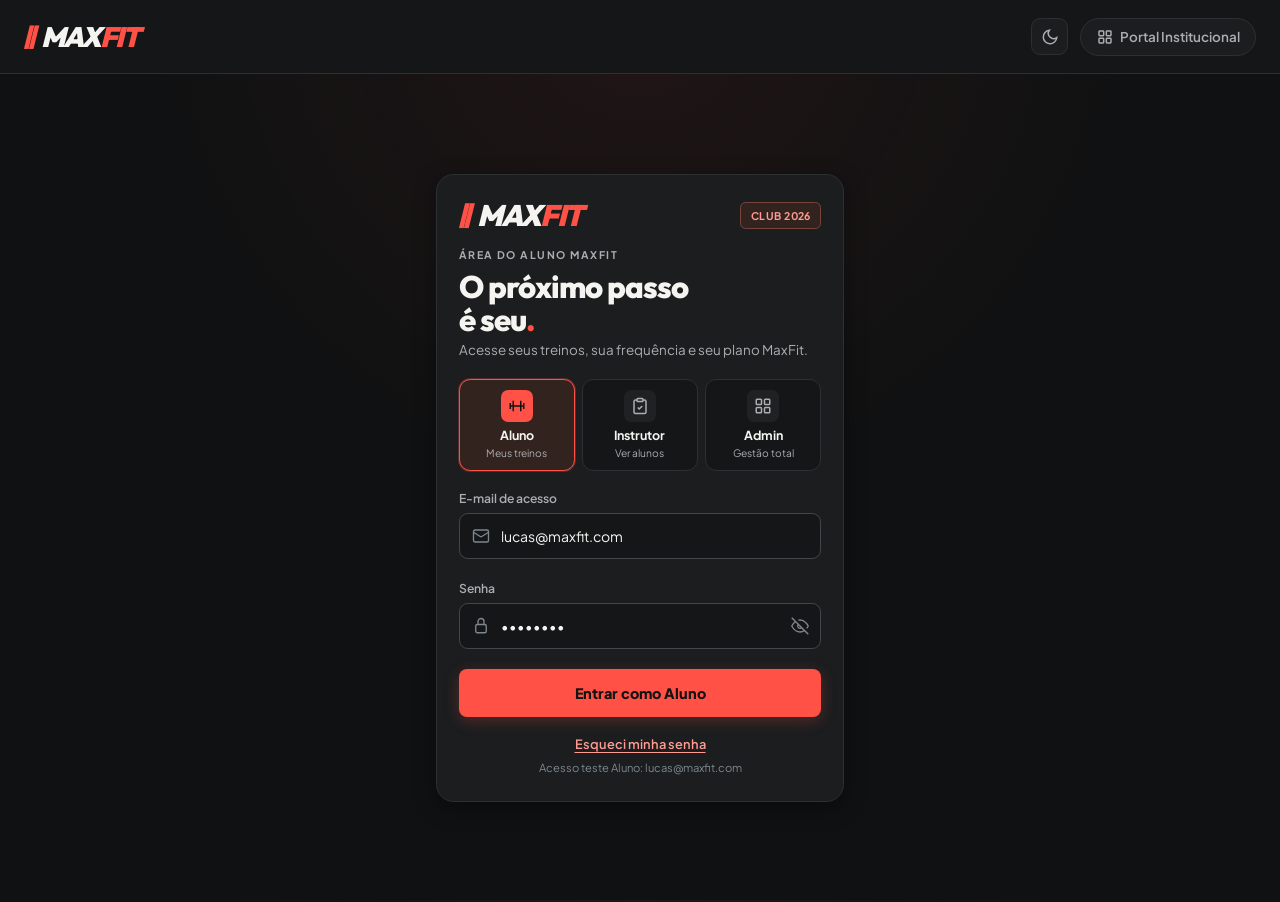
<file: index.html>
<!DOCTYPE html>
<html lang="pt-BR" data-theme="dark">
<head>
  <meta charset="UTF-8" />
  <meta name="viewport" content="width=device-width, initial-scale=1.0" />
  <meta name="theme-color" content="#101112" />
  <title>MaxFit — Acesso ao Sistema | Login Unificado</title>
  <meta name="description" content="Acesse a Área do Aluno, Painel do Instrutor ou Gestão Administrativa da Academia MaxFit." />
  <meta name="author" content="Matheus Duarte e Miguel" />
  <link rel="icon" href="data:image/svg+xml,%3Csvg xmlns='http://www.w3.org/2000/svg' viewBox='0 0 32 32'%3E%3Crect width='32' height='32' rx='6' fill='%23101112'/%3E%3Ctext x='4' y='23' font-family='Arial,sans-serif' font-weight='900' font-style='italic' font-size='18' fill='%23ff5145'%3E//M%3C/text%3E%3C/svg%3E" />
  <link rel="preconnect" href="https://fonts.googleapis.com" />
  <link rel="preconnect" href="https://fonts.gstatic.com" crossorigin />
  <link href="https://fonts.googleapis.com/css2?family=Outfit:ital,wght@0,600;0,700;0,800;0,900;1,800;1,900&family=Plus+Jakarta+Sans:wght@400;500;600;700;800&display=swap" rel="stylesheet" />
  <link rel="stylesheet" href="style.css" />
</head>
<body data-role="guest" class="login-body">
  <a href="#screen-login" class="skip-link">Pular para o formulário de login</a>

  <!-- =========================================================
       CABEÇALHO SUPERIOR DA TELA DE LOGIN (ZERO DIVS)
       ========================================================= -->
  <header class="login-topbar" aria-label="Cabeçalho da Página de Login">
    <a href="index.html" class="logo" aria-label="MaxFit Página Inicial de Acesso">
      <span class="brand-mark" aria-hidden="true">//</span>MAX<span class="red">FIT</span>
    </a>
    <nav class="login-topbar-actions" aria-label="Ações Rápidas">
      <button type="button" class="btn-icon" id="btnToggleThemeLogin" title="Alternar tema Escuro / Claro" aria-label="Alternar tema">
        <svg viewBox="0 0 24 24" width="18" height="18" fill="none" stroke="currentColor" stroke-width="2" aria-hidden="true">
          <path d="M21 12.79A9 9 0 1 1 11.21 3 7 7 0 0 0 21 12.79z"></path>
        </svg>
      </button>
      <a href="portal.html" class="btn-back-home" title="Conhecer o Portal da Academia MaxFit">
        <svg viewBox="0 0 24 24" width="16" height="16" fill="none" stroke="currentColor" stroke-width="2.2" aria-hidden="true">
          <rect x="3" y="3" width="7" height="7" rx="1"></rect>
          <rect x="14" y="3" width="7" height="7" rx="1"></rect>
          <rect x="14" y="14" width="7" height="7" rx="1"></rect>
          <rect x="3" y="14" width="7" height="7" rx="1"></rect>
        </svg>
        <span>Portal Institucional</span>
      </a>
    </nav>
  </header>

  <!-- Área Principal do Login -->
  <main class="app-main login-main" id="appMain" tabindex="-1">
    <!-- =========================================================
         TELA DE LOGIN UNIFICADA MAXFIT COM 3 PERFIS
         Opções: 1. Aluno | 2. Instrutor | 3. Admin
         ========================================================= -->
    <section class="app-screen active" id="screen-login" aria-label="Tela de Acesso MaxFit">
      <article class="login-card panel">
        <header class="login-brand">
          <section class="login-brand-top" aria-label="Marca MaxFit">
            <span class="logo login-logo">
              <span class="brand-mark" aria-hidden="true">//</span>MAX<span class="red">FIT</span>
            </span>
            <span class="pill red-pill">CLUB 2026</span>
          </section>
          <p class="eyebrow" id="loginEyebrow">ÁREA DO ALUNO MAXFIT</p>
          <h1 class="login-title" id="loginHeroTitle">O próximo passo<br />é seu<span class="red">.</span></h1>
          <p class="login-subtitle" id="loginHeroSubtitle">Acesse seus treinos, sua frequência e seu plano MaxFit.</p>
        </header>

        <!-- Seletor de 3 Perfis: Aluno, Instrutor e Admin -->
        <fieldset class="role-selector-fieldset" aria-label="Selecionar perfil de acesso">
          <legend class="sr-only">Selecione seu perfil de acesso</legend>
          <nav class="role-selector-grid" role="tablist" aria-label="Perfis de acesso">
            <button
              type="button"
              class="role-tab active"
              data-login-role="student"
              id="tabRoleStudent"
              role="tab"
              aria-selected="true"
            >
              <span class="role-tab-icon" aria-hidden="true">
                <svg viewBox="0 0 24 24" width="18" height="18" fill="none" stroke="currentColor" stroke-width="2">
                  <path d="M7 5v14M3 8v8M17 5v14M21 8v8M3 12h18"></path>
                </svg>
              </span>
              <strong class="role-tab-title">Aluno</strong>
              <small class="role-tab-sub">Meus treinos</small>
            </button>

            <button
              type="button"
              class="role-tab"
              data-login-role="instructor"
              id="tabRoleInstructor"
              role="tab"
              aria-selected="false"
            >
              <span class="role-tab-icon" aria-hidden="true">
                <svg viewBox="0 0 24 24" width="18" height="18" fill="none" stroke="currentColor" stroke-width="2">
                  <path d="M16 4h2a2 2 0 0 1 2 2v14a2 2 0 0 1-2 2H6a2 2 0 0 1-2-2V6a2 2 0 0 1 2-2h2"></path>
                  <rect x="8" y="2" width="8" height="4" rx="1" ry="1"></rect>
                  <path d="M9 14l2 2 4-4"></path>
                </svg>
              </span>
              <strong class="role-tab-title">Instrutor</strong>
              <small class="role-tab-sub">Ver alunos</small>
            </button>

            <button
              type="button"
              class="role-tab"
              data-login-role="admin"
              id="tabRoleAdmin"
              role="tab"
              aria-selected="false"
            >
              <span class="role-tab-icon" aria-hidden="true">
                <svg viewBox="0 0 24 24" width="18" height="18" fill="none" stroke="currentColor" stroke-width="2">
                  <rect x="3" y="3" width="7" height="7" rx="1"></rect>
                  <rect x="14" y="3" width="7" height="7" rx="1"></rect>
                  <rect x="14" y="14" width="7" height="7" rx="1"></rect>
                  <rect x="3" y="14" width="7" height="7" rx="1"></rect>
                </svg>
              </span>
              <strong class="role-tab-title">Admin</strong>
              <small class="role-tab-sub">Gestão total</small>
            </button>
          </nav>
        </fieldset>

        <form class="login-form" id="loginForm" novalidate>
          <label class="field-label" for="loginEmail">
            <span>E-mail de acesso</span>
            <span class="input-affix">
              <svg class="affix-left" viewBox="0 0 24 24" width="18" height="18" fill="none" stroke="currentColor" stroke-width="1.8" aria-hidden="true">
                <rect x="2" y="4" width="20" height="16" rx="2"></rect>
                <path d="m22 7-8.97 5.7a1.94 1.94 0 0 1-2.06 0L2 7"></path>
              </svg>
              <input
                type="email"
                id="loginEmail"
                name="email"
                value="lucas@maxfit.com"
                placeholder="lucas@maxfit.com"
                required
                autocomplete="email"
              />
            </span>
            <small class="field-error" id="loginEmailError"></small>
          </label>

          <label class="field-label" for="loginPassword">
            <span>Senha</span>
            <span class="input-affix">
              <svg class="affix-left" viewBox="0 0 24 24" width="18" height="18" fill="none" stroke="currentColor" stroke-width="1.8" aria-hidden="true">
                <rect x="5" y="10" width="14" height="11" rx="2"></rect>
                <path d="M8 10V6a4 4 0 0 1 8 0v4"></path>
              </svg>
              <input
                type="password"
                id="loginPassword"
                name="password"
                value="12345678"
                placeholder="••••••••"
                required
                autocomplete="current-password"
              />
              <button type="button" class="affix-right" id="btnTogglePassword" aria-label="Mostrar ou ocultar senha">
                <svg id="eyeIconClosed" viewBox="0 0 24 24" width="18" height="18" fill="none" stroke="currentColor" stroke-width="1.8">
                  <path d="M17.94 17.94A10.07 10.07 0 0 1 12 20c-7 0-11-8-11-8a18.45 18.45 0 0 1 5.06-5.94M9.9 4.24A9.12 9.12 0 0 1 12 4c7 0 11 8 11 8a18.5 18.5 0 0 1-2.16 3.19m-6.72-1.07a3 3 0 1 1-4.24-4.24"></path>
                  <line x1="1" y1="1" x2="23" y2="23"></line>
                </svg>
                <svg id="eyeIconOpen" viewBox="0 0 24 24" width="18" height="18" fill="none" stroke="currentColor" stroke-width="1.8" class="hidden">
                  <path d="M1 12s4-8 11-8 11 8 11 8-4 8-11 8-11-8-11-8z"></path>
                  <circle cx="12" cy="12" r="3"></circle>
                </svg>
              </button>
            </span>
            <small class="field-error" id="loginPasswordError"></small>
          </label>

          <button type="submit" class="btn-primary btn-block" id="btnLoginSubmit">
            Entrar como Aluno
          </button>
        </form>

        <footer class="login-footer">
          <button type="button" class="link-forgot" id="btnForgotPassword">Esqueci minha senha</button>
          <p class="demo-note" id="loginDemoNote">Acesso teste Aluno: lucas@maxfit.com</p>
        </footer>
      </article>
    </section>
  </main>

  <!-- Dialog: Recuperar Senha -->
  <dialog class="modal-dialog-centered" id="modalForgotPass" aria-labelledby="forgotPassTitle">
    <h3 id="forgotPassTitle">Recuperar Acesso MaxFit</h3>
    <p>Informe seu e-mail cadastrado para receber as instruções ou procure a recepção da MaxFit.</p>
    <form id="forgotPassForm" class="app-form" novalidate>
      <label class="field-label" for="forgotPassEmail">
        <input type="email" id="forgotPassEmail" value="contato@maxfit.com" required />
      </label>
      <footer class="modal-actions">
        <button type="button" class="btn-secondary" data-close-modal="modalForgotPass">Cancelar</button>
        <button type="submit" class="btn-primary">Enviar Link</button>
      </footer>
    </form>
  </dialog>

  <!-- Notificações Toast -->
  <aside class="toast-container" id="toastContainer" aria-live="polite"></aside>

  <script src="script.js"></script>
</body>
</html>
</file>
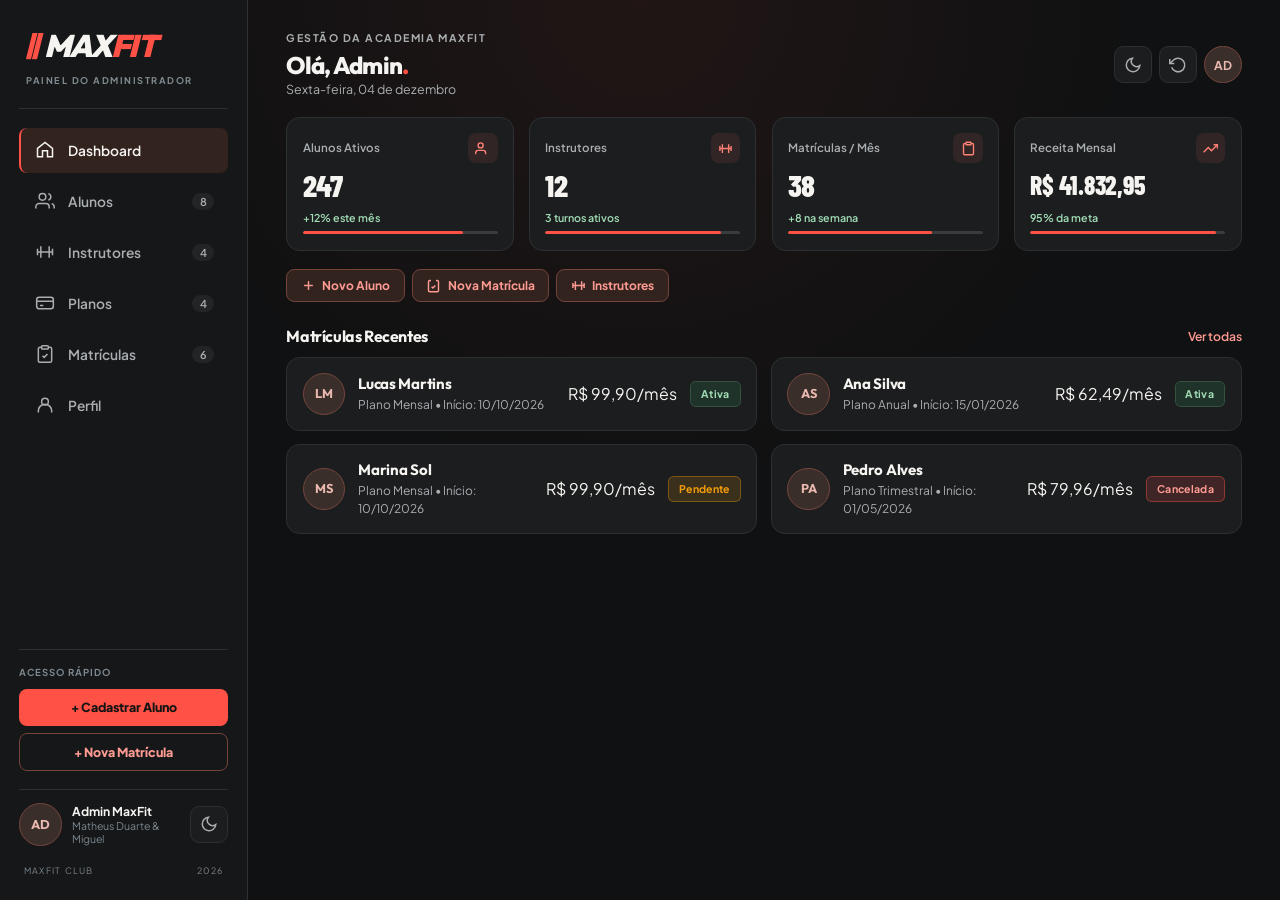
<file: admin.html>
<!DOCTYPE html>
<html lang="pt-BR" data-theme="dark">
<head>
  <meta charset="UTF-8" />
  <meta name="viewport" content="width=device-width, initial-scale=1.0" />
  <meta name="theme-color" content="#101112" />
  <title>MaxFit — Gestão da Academia | Painel Admin</title>
  <meta name="description" content="Painel de Gestão da Academia MaxFit: Indicadores, cadastro de alunos, instrutores, planos, controle de matrículas e perfil administrativo." />
  <meta name="author" content="Matheus Duarte e Miguel" />
  <link rel="icon" href="data:image/svg+xml,%3Csvg xmlns='http://www.w3.org/2000/svg' viewBox='0 0 32 32'%3E%3Crect width='32' height='32' rx='6' fill='%23101112'/%3E%3Ctext x='4' y='23' font-family='Arial,sans-serif' font-weight='900' font-style='italic' font-size='18' fill='%23ff5145'%3E//M%3C/text%3E%3C/svg%3E" />
  <link rel="preconnect" href="https://fonts.googleapis.com" />
  <link rel="preconnect" href="https://fonts.gstatic.com" crossorigin />
  <link href="https://fonts.googleapis.com/css2?family=Outfit:ital,wght@0,600;0,700;0,800;0,900;1,800;1,900&family=Plus+Jakarta+Sans:wght@400;500;600;700;800&display=swap" rel="stylesheet" />
  <link rel="stylesheet" href="style.css" />
</head>
<body data-role="admin">
  <a href="#appMain" class="skip-link">Pular para o conteúdo do painel administrativo</a>

  <!-- =========================================================
       SIDEBAR DESKTOP: PAINEL DO ADMIN (GESTÃO COMPLETA)
       ========================================================= -->
  <aside class="desktop-sidebar" id="desktopSidebar" aria-label="Menu Lateral Admin MaxFit">
    <header class="sidebar-header">
      <button type="button" class="logo" data-nav="screen-dashboard" aria-label="MaxFit Painel Admin">
        <span class="brand-mark" aria-hidden="true">//</span>MAX<span class="red">FIT</span>
      </button>
      <p class="workspace-label">PAINEL DO ADMINISTRADOR</p>
    </header>

    <nav class="sidebar-nav" aria-label="Navegação Administrativa">
      <button type="button" class="sidebar-link active" data-nav="screen-dashboard">
        <svg viewBox="0 0 24 24" width="20" height="20" fill="none" stroke="currentColor" stroke-width="1.8" aria-hidden="true">
          <path d="m3 10 9-7 9 7v10h-6v-7H9v7H3z"></path>
        </svg>
        <span>Dashboard</span>
      </button>
      <button type="button" class="sidebar-link" data-nav="screen-students">
        <svg viewBox="0 0 24 24" width="20" height="20" fill="none" stroke="currentColor" stroke-width="1.8" aria-hidden="true">
          <path d="M17 21v-2a4 4 0 0 0-4-4H5a4 4 0 0 0-4 4v2"></path>
          <circle cx="9" cy="7" r="4"></circle>
          <path d="M23 21v-2a4 4 0 0 0-3-3.87"></path>
          <path d="M16 3.13a4 4 0 0 1 0 7.75"></path>
        </svg>
        <span>Alunos</span>
        <output class="sidebar-counter" id="sideCountStudents">247</output>
      </button>
      <button type="button" class="sidebar-link" data-nav="screen-instructors">
        <svg viewBox="0 0 24 24" width="20" height="20" fill="none" stroke="currentColor" stroke-width="1.8" aria-hidden="true">
          <path d="M7 5v14M3 8v8M17 5v14M21 8v8M3 12h18"></path>
        </svg>
        <span>Instrutores</span>
        <output class="sidebar-counter" id="sideCountInstructors">12</output>
      </button>
      <button type="button" class="sidebar-link" data-nav="screen-plans">
        <svg viewBox="0 0 24 24" width="20" height="20" fill="none" stroke="currentColor" stroke-width="1.8" aria-hidden="true">
          <rect x="2" y="5" width="20" height="14" rx="3"></rect>
          <path d="M2 10h20M6 15h4"></path>
        </svg>
        <span>Planos</span>
        <output class="sidebar-counter" id="sideCountPlans">4</output>
      </button>
      <button type="button" class="sidebar-link" data-nav="screen-enrollments">
        <svg viewBox="0 0 24 24" width="20" height="20" fill="none" stroke="currentColor" stroke-width="1.8" aria-hidden="true">
          <path d="M16 4h2a2 2 0 0 1 2 2v14a2 2 0 0 1-2 2H6a2 2 0 0 1-2-2V6a2 2 0 0 1 2-2h2"></path>
          <rect x="8" y="2" width="8" height="4" rx="1" ry="1"></rect>
          <path d="M9 14l2 2 4-4"></path>
        </svg>
        <span>Matrículas</span>
        <output class="sidebar-counter" id="sideCountEnrollments">38</output>
      </button>
      <button type="button" class="sidebar-link" data-nav="screen-admin-profile">
        <svg viewBox="0 0 24 24" width="20" height="20" fill="none" stroke="currentColor" stroke-width="1.8" aria-hidden="true">
          <circle cx="12" cy="8" r="4"></circle>
          <path d="M4 21v-2a8 8 0 0 1 16 0v2"></path>
        </svg>
        <span>Perfil</span>
      </button>
    </nav>

    <section class="sidebar-quick-actions" aria-label="Ações Rápidas">
      <p class="sidebar-section-label">Acesso Rápido</p>
      <button type="button" class="btn-sidebar-action" data-goto="screen-add-student">+ Cadastrar Aluno</button>
      <button type="button" class="btn-sidebar-action outline" data-goto="screen-new-enrollment">+ Nova Matrícula</button>
    </section>

    <footer class="sidebar-footer">
      <section class="sidebar-user-row" aria-label="Administrador Conectado">
        <button type="button" class="sidebar-user-btn" data-nav="screen-admin-profile" aria-label="Ver Perfil do Administrador">
          <span class="avatar-circle" aria-hidden="true">AD</span>
          <hgroup class="admin-info-mini">
            <strong>Admin MaxFit</strong>
            <p>Matheus Duarte &amp; Miguel</p>
          </hgroup>
        </button>
        <button type="button" class="btn-icon" id="btnToggleThemeDesktop" title="Alternar tema Escuro / Claro" aria-label="Alternar tema">
          <svg viewBox="0 0 24 24" width="18" height="18" fill="none" stroke="currentColor" stroke-width="2">
            <path d="M21 12.79A9 9 0 1 1 11.21 3 7 7 0 0 0 21 12.79z"></path>
          </svg>
        </button>
      </section>
      <p class="sidebar-edition">MAXFIT CLUB <span>2026</span></p>
    </footer>
  </aside>

  <!-- =========================================================
       ÁREA PRINCIPAL DA APLICAÇÃO (<main>)
       ========================================================= -->
  <main class="app-main" id="appMain" tabindex="-1">
    <!-- ADMIN 01: DASHBOARD (screen-dashboard) -->
    <section class="app-screen active" id="screen-dashboard" aria-label="Dashboard Administrativo MaxFit">
      <header class="screen-header">
        <hgroup>
          <p class="eyebrow">GESTÃO DA ACADEMIA MAXFIT</p>
          <h1 class="screen-title">Olá, Admin<span class="red">.</span></h1>
          <p class="screen-subtitle" id="dashboardDateSubtitle">Sexta-feira, 06 de Novembro</p>
        </hgroup>
        <nav class="header-actions" aria-label="Ações da conta">
          <button type="button" class="btn-icon" id="btnToggleThemeMobile" title="Alternar tema Escuro / Claro" aria-label="Alternar tema">
            <svg viewBox="0 0 24 24" width="18" height="18" fill="none" stroke="currentColor" stroke-width="2">
              <path d="M21 12.79A9 9 0 1 1 11.21 3 7 7 0 0 0 21 12.79z"></path>
            </svg>
          </button>
          <button type="button" class="btn-icon" id="btnResetData" title="Restaurar dados originais MaxFit" aria-label="Restaurar dados originais">
            <svg viewBox="0 0 24 24" width="18" height="18" fill="none" stroke="currentColor" stroke-width="2">
              <polyline points="1 4 1 10 7 10"></polyline>
              <path d="M3.51 15a9 9 0 1 0 2.13-9.36L1 10"></path>
            </svg>
          </button>
          <button type="button" class="header-avatar-btn" data-nav="screen-admin-profile" title="Ver Perfil do Administrador">AD</button>
        </nav>
      </header>

      <!-- Grid 2x2 Mobile / 4 Colunas Desktop de Indicadores -->
      <section class="kpi-grid" aria-label="Indicadores de Desempenho MaxFit">
        <article class="kpi-card" data-goto="screen-students" role="button" tabindex="0" aria-label="Ver Alunos Ativos">
          <header class="kpi-top">
            <span class="kpi-label">Alunos Ativos</span>
            <span class="kpi-icon-badge" aria-hidden="true">
              <svg viewBox="0 0 24 24" width="15" height="15" fill="none" stroke="currentColor" stroke-width="2.2">
                <path d="M17 21v-2a4 4 0 0 0-4-4H5a4 4 0 0 0-4 4v2"></path>
                <circle cx="9" cy="7" r="4"></circle>
              </svg>
            </span>
          </header>
          <output class="kpi-value" id="kpiActiveStudents">247</output>
          <footer class="kpi-foot">
            <span class="kpi-trend">+12% este mês</span>
            <span class="kpi-bar"><i style="width: 82%"></i></span>
          </footer>
        </article>

        <article class="kpi-card" data-goto="screen-instructors" role="button" tabindex="0" aria-label="Ver Instrutores">
          <header class="kpi-top">
            <span class="kpi-label">Instrutores</span>
            <span class="kpi-icon-badge" aria-hidden="true">
              <svg viewBox="0 0 24 24" width="15" height="15" fill="none" stroke="currentColor" stroke-width="2.2">
                <path d="M7 5v14M3 8v8M17 5v14M21 8v8M3 12h18"></path>
              </svg>
            </span>
          </header>
          <output class="kpi-value" id="kpiInstructors">12</output>
          <footer class="kpi-foot">
            <span class="kpi-trend">3 turnos ativos</span>
            <span class="kpi-bar"><i style="width: 90%"></i></span>
          </footer>
        </article>

        <article class="kpi-card" data-goto="screen-enrollments" role="button" tabindex="0" aria-label="Ver Matrículas no Mês">
          <header class="kpi-top">
            <span class="kpi-label">Matrículas / Mês</span>
            <span class="kpi-icon-badge" aria-hidden="true">
              <svg viewBox="0 0 24 24" width="15" height="15" fill="none" stroke="currentColor" stroke-width="2.2">
                <path d="M16 4h2a2 2 0 0 1 2 2v14a2 2 0 0 1-2 2H6a2 2 0 0 1-2-2V6a2 2 0 0 1 2-2h2"></path>
                <rect x="8" y="2" width="8" height="4" rx="1" ry="1"></rect>
              </svg>
            </span>
          </header>
          <output class="kpi-value" id="kpiMonthlyEnrollments">38</output>
          <footer class="kpi-foot">
            <span class="kpi-trend">+8 na semana</span>
            <span class="kpi-bar"><i style="width: 74%"></i></span>
          </footer>
        </article>

        <article class="kpi-card" data-goto="screen-plans" role="button" tabindex="0" aria-label="Ver Receita Mensal e Planos">
          <header class="kpi-top">
            <span class="kpi-label">Receita Mensal</span>
            <span class="kpi-icon-badge" aria-hidden="true">
              <svg viewBox="0 0 24 24" width="15" height="15" fill="none" stroke="currentColor" stroke-width="2.2">
                <polyline points="23 6 13.5 15.5 8.5 10.5 1 18"></polyline>
                <polyline points="17 6 23 6 23 12"></polyline>
              </svg>
            </span>
          </header>
          <output class="kpi-value kpi-currency" id="kpiMonthlyRevenue">R$ 42.890</output>
          <footer class="kpi-foot">
            <span class="kpi-trend">95% da meta</span>
            <span class="kpi-bar"><i style="width: 95%"></i></span>
          </footer>
        </article>
      </section>

      <!-- Atalhos de Acesso Rápido -->
      <nav class="quick-shortcuts-row" aria-label="Atalhos Rápidos">
        <button type="button" class="shortcut-pill" data-goto="screen-add-student">
          <svg viewBox="0 0 24 24" width="15" height="15" fill="none" stroke="currentColor" stroke-width="2.3" aria-hidden="true">
            <line x1="12" y1="5" x2="12" y2="19"></line>
            <line x1="5" y1="12" x2="19" y2="12"></line>
          </svg>
          <span>Novo Aluno</span>
        </button>
        <button type="button" class="shortcut-pill" data-goto="screen-new-enrollment">
          <svg viewBox="0 0 24 24" width="15" height="15" fill="none" stroke="currentColor" stroke-width="2.3" aria-hidden="true">
            <path d="M16 4h2a2 2 0 0 1 2 2v14a2 2 0 0 1-2 2H6a2 2 0 0 1-2-2V6a2 2 0 0 1 2-2h2"></path>
            <path d="M9 14l2 2 4-4"></path>
          </svg>
          <span>Nova Matrícula</span>
        </button>
        <button type="button" class="shortcut-pill" data-goto="screen-instructors">
          <svg viewBox="0 0 24 24" width="15" height="15" fill="none" stroke="currentColor" stroke-width="2.3" aria-hidden="true">
            <path d="M7 5v14M3 8v8M17 5v14M21 8v8M3 12h18"></path>
          </svg>
          <span>Instrutores</span>
        </button>
      </nav>

      <!-- Matrículas Recentes -->
      <header class="section-header-row">
        <h2 class="section-heading">Matrículas Recentes</h2>
        <button type="button" class="link-action" data-goto="screen-enrollments">Ver todas</button>
      </header>

      <section class="cards-stack" id="dashboardRecentList" aria-label="Lista de Matrículas Recentes"></section>
    </section>

    <!-- ADMIN 02: ALUNOS (screen-students) -->
    <section class="app-screen" id="screen-students" aria-label="Gerenciamento de Alunos">
      <header class="screen-header">
        <hgroup>
          <p class="eyebrow">MEMBROS MAXFIT</p>
          <h1 class="screen-title">Alunos<span class="red">.</span></h1>
          <p class="screen-subtitle">Gerenciamento de matrículas e cadastros</p>
        </hgroup>
        <nav class="header-actions" aria-label="Ações de visualização">
          <button type="button" class="btn-icon" id="btnToggleStudentView" title="Alternar Cards / Tabela" aria-label="Alternar Cards ou Tabela">
            <svg viewBox="0 0 24 24" width="16" height="16" fill="none" stroke="currentColor" stroke-width="2">
              <line x1="8" y1="6" x2="21" y2="6"></line>
              <line x1="8" y1="12" x2="21" y2="12"></line>
              <line x1="8" y1="18" x2="21" y2="18"></line>
              <line x1="3" y1="6" x2="3.01" y2="6"></line>
              <line x1="3" y1="12" x2="3.01" y2="12"></line>
              <line x1="3" y1="18" x2="3.01" y2="18"></line>
            </svg>
          </button>
          <button type="button" class="btn-primary btn-sm desktop-only-btn" data-goto="screen-add-student">+ Cadastrar Aluno</button>
        </nav>
      </header>

      <label class="search-box" for="searchStudentsInput">
        <svg class="search-icon" viewBox="0 0 24 24" width="18" height="18" fill="none" stroke="currentColor" stroke-width="2" aria-hidden="true">
          <circle cx="11" cy="11" r="8"></circle>
          <line x1="21" y1="21" x2="16.65" y2="16.65"></line>
        </svg>
        <input type="search" id="searchStudentsInput" placeholder="Buscar aluno por nome, plano ou instrutor..." aria-label="Buscar aluno por nome, plano ou telefone" />
      </label>

      <nav class="filter-pills" id="studentFilterPills" role="tablist" aria-label="Filtrar alunos por status">
        <button type="button" class="filter-pill active" data-filter="all" role="tab" aria-selected="true">
          <span>Todos</span>
          <b class="pill-count" id="countFilterAll">8</b>
        </button>
        <button type="button" class="filter-pill" data-filter="Ativo" role="tab" aria-selected="false">
          <span>Ativos</span>
          <b class="pill-count" id="countFilterActive">6</b>
        </button>
        <button type="button" class="filter-pill" data-filter="Inativo" role="tab" aria-selected="false">
          <span>Inativos</span>
          <b class="pill-count" id="countFilterInactive">2</b>
        </button>
      </nav>

      <section class="cards-stack" id="studentsListContainer" aria-label="Cards de Alunos"></section>

      <section class="table-responsive hidden" id="studentsTableContainer" aria-label="Tabela de Consulta de Alunos">
        <table class="data-table">
          <thead>
            <tr>
              <th scope="col">Aluno</th>
              <th scope="col">CPF / Telefone</th>
              <th scope="col">Plano Contratado</th>
              <th scope="col">Professor Responsável</th>
              <th scope="col">Status</th>
              <th scope="col" class="text-right">Ações</th>
            </tr>
          </thead>
          <tbody id="studentsTableBody"></tbody>
        </table>
      </section>

      <button type="button" class="fab-btn" data-goto="screen-add-student" aria-label="Cadastrar Novo Aluno" title="Cadastrar Aluno">
        <svg viewBox="0 0 24 24" width="24" height="24" fill="none" stroke="currentColor" stroke-width="2.5">
          <line x1="12" y1="5" x2="12" y2="19"></line>
          <line x1="5" y1="12" x2="19" y2="12"></line>
        </svg>
      </button>
    </section>

    <!-- ADMIN 03: CADASTRAR / EDITAR ALUNO (screen-add-student) -->
    <section class="app-screen" id="screen-add-student" aria-label="Formulário de Aluno">
      <header class="screen-header with-back">
        <button type="button" class="btn-back" data-back="screen-students" aria-label="Voltar">
          <svg viewBox="0 0 24 24" width="18" height="18" fill="none" stroke="currentColor" stroke-width="2.2">
            <line x1="19" y1="12" x2="5" y2="12"></line>
            <polyline points="12 19 5 12 12 5"></polyline>
          </svg>
        </button>
        <hgroup>
          <p class="eyebrow">CADASTRO MAXFIT</p>
          <h1 class="screen-title" id="studentFormTitle">Cadastrar Aluno</h1>
          <p class="screen-subtitle" id="studentFormSubtitle">Novo registro</p>
        </hgroup>
      </header>

      <form class="app-form" id="studentForm" novalidate>
        <input type="hidden" id="studentEditId" value="" />

        <label class="field-label" for="studentName">
          <span>Nome Completo</span>
          <input type="text" id="studentName" placeholder="Matheus Duarte Silva" value="Matheus Duarte Silva" required />
          <small class="field-error" id="studentNameError"></small>
        </label>

        <fieldset class="form-row-responsive">
          <label class="field-label" for="studentCpf">
            <span>CPF</span>
            <input type="text" id="studentCpf" placeholder="123.456.789-00" value="123.456.789-00" maxlength="14" required />
            <small class="field-error" id="studentCpfError"></small>
          </label>

          <label class="field-label" for="studentPhone">
            <span>Telefone</span>
            <input type="tel" id="studentPhone" placeholder="(11) 98765-4321" value="(11) 98765-4321" maxlength="15" required />
            <small class="field-error" id="studentPhoneError"></small>
          </label>
        </fieldset>

        <label class="field-label" for="studentEmail">
          <span>E-mail</span>
          <input type="email" id="studentEmail" placeholder="matheus@maxfit.com" value="matheus@maxfit.com" required />
          <small class="field-error" id="studentEmailError"></small>
        </label>

        <fieldset class="form-row-responsive">
          <label class="field-label" for="studentPlan">
            <span>Plano</span>
            <span class="select-affix">
              <select id="studentPlan" required></select>
              <svg class="select-chevron" viewBox="0 0 24 24" width="16" height="16" fill="none" stroke="currentColor" stroke-width="2" aria-hidden="true">
                <polyline points="6 9 12 15 18 9"></polyline>
              </svg>
            </span>
          </label>

          <label class="field-label" for="studentInstructor">
            <span>Instrutor Responsável</span>
            <span class="select-affix">
              <select id="studentInstructor" required></select>
              <svg class="select-chevron" viewBox="0 0 24 24" width="16" height="16" fill="none" stroke="currentColor" stroke-width="2" aria-hidden="true">
                <polyline points="6 9 12 15 18 9"></polyline>
              </svg>
            </span>
          </label>
        </fieldset>

        <footer class="form-actions-stack">
          <button type="submit" class="btn-primary btn-block" id="btnSaveStudent">Salvar Aluno</button>
          <button type="button" class="btn-secondary btn-block" id="btnCancelStudent" data-back="screen-students">Cancelar</button>
        </footer>
      </form>
    </section>

    <!-- ADMIN 04: INSTRUTORES (screen-instructors) -->
    <section class="app-screen" id="screen-instructors" aria-label="Instrutores da Academia">
      <header class="screen-header">
        <hgroup>
          <p class="eyebrow">EQUIPE TÉCNICA</p>
          <h1 class="screen-title">Instrutores<span class="red">.</span></h1>
          <p class="screen-subtitle">Corpo técnico e professores MaxFit</p>
        </hgroup>
        <button type="button" class="btn-primary btn-sm desktop-only-btn" id="btnOpenAddInstructorDesktop">+ Novo Instrutor</button>
      </header>

      <label class="search-box" for="searchInstructorsInput">
        <svg class="search-icon" viewBox="0 0 24 24" width="18" height="18" fill="none" stroke="currentColor" stroke-width="2" aria-hidden="true">
          <circle cx="11" cy="11" r="8"></circle>
          <line x1="21" y1="21" x2="16.65" y2="16.65"></line>
        </svg>
        <input type="search" id="searchInstructorsInput" placeholder="Buscar instrutor por nome, CREF ou modalidade..." aria-label="Buscar instrutor por nome, CREF ou modalidade" />
      </label>

      <section class="cards-stack" id="instructorsListContainer" aria-label="Lista de Instrutores"></section>

      <button type="button" class="fab-btn" id="btnFabAddInstructor" aria-label="Cadastrar Novo Instrutor" title="Novo Instrutor">
        <svg viewBox="0 0 24 24" width="24" height="24" fill="none" stroke="currentColor" stroke-width="2.5">
          <line x1="12" y1="5" x2="12" y2="19"></line>
          <line x1="5" y1="12" x2="19" y2="12"></line>
        </svg>
      </button>
    </section>

    <!-- ADMIN 05: PLANOS (screen-plans) -->
    <section class="app-screen" id="screen-plans" aria-label="Planos da Academia">
      <header class="screen-header">
        <hgroup>
          <p class="eyebrow">ASSINATURAS MAXFIT</p>
          <h1 class="screen-title">Planos da Academia<span class="red">.</span></h1>
          <p class="screen-subtitle">Modalidades e pacotes ativos</p>
        </hgroup>
        <button type="button" class="btn-primary btn-sm desktop-only-btn" id="btnOpenAddPlanDesktop">+ Novo Plano</button>
      </header>

      <section class="cards-stack" id="plansListContainer" aria-label="Lista de Planos"></section>

      <button type="button" class="fab-btn" id="btnFabAddPlan" aria-label="Cadastrar Novo Plano" title="Novo Plano">
        <svg viewBox="0 0 24 24" width="24" height="24" fill="none" stroke="currentColor" stroke-width="2.5">
          <line x1="12" y1="5" x2="12" y2="19"></line>
          <line x1="5" y1="12" x2="19" y2="12"></line>
        </svg>
      </button>
    </section>

    <!-- ADMIN 06: CONTROLE DE MATRÍCULAS (screen-enrollments) -->
    <section class="app-screen" id="screen-enrollments" aria-label="Controle de Matrículas">
      <header class="screen-header">
        <hgroup>
          <p class="eyebrow">CONTRATOS E VIGÊNCIA</p>
          <h1 class="screen-title">Controle de Matrículas<span class="red">.</span></h1>
          <p class="screen-subtitle">Gestão de assinaturas MaxFit</p>
        </hgroup>
        <button type="button" class="btn-primary btn-sm desktop-only-btn" data-goto="screen-new-enrollment">+ Nova Matrícula</button>
      </header>

      <nav class="filter-pills" id="enrollmentFilterPills" role="tablist" aria-label="Filtrar matrículas por status">
        <button type="button" class="filter-pill active" data-filter="all" role="tab" aria-selected="true">
          <span>Todas</span>
          <b class="pill-count" id="countEnrAll">6</b>
        </button>
        <button type="button" class="filter-pill" data-filter="Ativa" role="tab" aria-selected="false">
          <span>Ativas</span>
          <b class="pill-count" id="countEnrActive">3</b>
        </button>
        <button type="button" class="filter-pill" data-filter="Pendente" role="tab" aria-selected="false">
          <span>Pendentes</span>
          <b class="pill-count" id="countEnrPending">2</b>
        </button>
        <button type="button" class="filter-pill" data-filter="Cancelada" role="tab" aria-selected="false">
          <span>Canceladas</span>
          <b class="pill-count" id="countEnrCanceled">1</b>
        </button>
      </nav>

      <section class="cards-stack" id="enrollmentsListContainer" aria-label="Lista de Matrículas"></section>

      <button type="button" class="fab-btn" data-goto="screen-new-enrollment" aria-label="Criar Nova Matrícula" title="Nova Matrícula">
        <svg viewBox="0 0 24 24" width="24" height="24" fill="none" stroke="currentColor" stroke-width="2.5">
          <line x1="12" y1="5" x2="12" y2="19"></line>
          <line x1="5" y1="12" x2="19" y2="12"></line>
        </svg>
      </button>
    </section>

    <!-- ADMIN 07: NOVA MATRÍCULA (screen-new-enrollment) -->
    <section class="app-screen" id="screen-new-enrollment" aria-label="Nova Matrícula">
      <header class="screen-header with-back">
        <button type="button" class="btn-back" data-back="screen-enrollments" aria-label="Voltar">
          <svg viewBox="0 0 24 24" width="18" height="18" fill="none" stroke="currentColor" stroke-width="2.2">
            <line x1="19" y1="12" x2="5" y2="12"></line>
            <polyline points="12 19 5 12 12 5"></polyline>
          </svg>
        </button>
        <hgroup>
          <p class="eyebrow">NOVA ASSINATURA</p>
          <h1 class="screen-title" id="enrollmentFormTitle">Nova Matrícula</h1>
          <p class="screen-subtitle">Vincular aluno, plano e instrutor</p>
        </hgroup>
      </header>

      <form class="app-form" id="enrollmentForm" novalidate>
        <input type="hidden" id="enrollmentEditId" value="" />

        <label class="field-label" for="enrollStudentSelect">
          <span>Selecionar Aluno</span>
          <span class="select-affix">
            <select id="enrollStudentSelect" required></select>
            <svg class="select-chevron" viewBox="0 0 24 24" width="16" height="16" fill="none" stroke="currentColor" stroke-width="2" aria-hidden="true">
              <polyline points="6 9 12 15 18 9"></polyline>
            </svg>
          </span>
        </label>

        <fieldset class="form-row-responsive">
          <label class="field-label" for="enrollPlanSelect">
            <span>Selecionar Plano</span>
            <span class="select-affix">
              <select id="enrollPlanSelect" required></select>
              <svg class="select-chevron" viewBox="0 0 24 24" width="16" height="16" fill="none" stroke="currentColor" stroke-width="2" aria-hidden="true">
                <polyline points="6 9 12 15 18 9"></polyline>
              </svg>
            </span>
          </label>

          <label class="field-label" for="enrollInstructorSelect">
            <span>Selecionar Instrutor</span>
            <span class="select-affix">
              <select id="enrollInstructorSelect" required></select>
              <svg class="select-chevron" viewBox="0 0 24 24" width="16" height="16" fill="none" stroke="currentColor" stroke-width="2" aria-hidden="true">
                <polyline points="6 9 12 15 18 9"></polyline>
              </svg>
            </span>
          </label>
        </fieldset>

        <fieldset class="form-row-responsive">
          <label class="field-label" for="enrollStartDate">
            <span>Data de Início</span>
            <span class="input-affix right-only">
              <input type="text" id="enrollStartDate" value="06/11/2026" placeholder="DD/MM/AAAA" maxlength="10" required />
              <svg class="affix-static-right" viewBox="0 0 24 24" width="16" height="16" fill="none" stroke="currentColor" stroke-width="2" aria-hidden="true">
                <rect x="3" y="4" width="18" height="18" rx="2" ry="2"></rect>
                <line x1="16" y1="2" x2="16" y2="6"></line>
                <line x1="8" y1="2" x2="8" y2="6"></line>
                <line x1="3" y1="10" x2="21" y2="10"></line>
              </svg>
            </span>
            <small class="field-error" id="enrollStartDateError"></small>
          </label>

          <label class="field-label" for="enrollEndDate">
            <span>Data de Término (Automático)</span>
            <input type="text" id="enrollEndDate" value="06/12/2026" readonly class="input-readonly" />
          </label>
        </fieldset>

        <fieldset class="field-label status-fieldset">
          <legend>Status Inicial</legend>
          <nav class="status-radio-group" role="radiogroup" aria-label="Status Inicial da Matrícula">
            <button type="button" class="status-radio-pill active" data-status-val="Ativa" id="radioStatusAtiva">
              <span class="radio-dot"></span>
              <span>Ativa</span>
            </button>
            <button type="button" class="status-radio-pill" data-status-val="Pendente" id="radioStatusPendente">
              <span class="radio-dot"></span>
              <span>Pendente</span>
            </button>
          </nav>
        </fieldset>

        <output class="estimated-value-box" for="enrollPlanSelect">
          <span class="estimated-label">VALOR ESTIMADO MAXFIT</span>
          <strong class="estimated-price" id="enrollEstimatedPrice">R$ 99,90 / mês</strong>
        </output>

        <footer class="form-actions-stack">
          <button type="submit" class="btn-primary btn-block" id="btnConfirmEnrollment">Confirmar Matrícula</button>
        </footer>
      </form>
    </section>

    <!-- ADMIN 08: PERFIL DO ADMINISTRADOR (screen-admin-profile) -->
    <section class="app-screen" id="screen-admin-profile" aria-label="Perfil do Administrador">
      <header class="page-heading">
        <p class="eyebrow">GESTÃO EXECUTIVA MAXFIT</p>
        <h1>Perfil do Administrador<span class="red">.</span></h1>
        <p class="muted">Configurações de acesso e dados da gestão.</p>
      </header>

      <section class="profile-layout" aria-label="Informações do Perfil do Administrador">
        <article class="panel profile-card">
          <span class="profile-cover" aria-hidden="true"></span>
          <span class="avatar-circle profile-avatar">AD</span>
          <h2>Admin MaxFit</h2>
          <p class="muted">Matheus Duarte &amp; Miguel</p>
          <span class="pill amber">Super Admin</span>
          <footer class="profile-id">
            <span>NÍVEL</span>
            <strong>ACESSO TOTAL</strong>
          </footer>
        </article>

        <article class="panel profile-info">
          <header class="section-top">
            <h2>Dados administrativos</h2>
            <svg class="icon" viewBox="0 0 24 24" aria-hidden="true"><circle cx="12" cy="8" r="4"></circle><path d="M4 21v-2a8 8 0 0 1 16 0v2"></path></svg>
          </header>
          <dl class="personal-data">
            <section class="data-pair"><dt>Gestores responsáveis</dt><dd>Matheus Duarte &amp; Miguel</dd></section>
            <section class="data-pair"><dt>E-mail corporativo</dt><dd>admin@maxfit.com</dd></section>
            <section class="data-pair"><dt>Telefone de suporte</dt><dd>(11) 3456-7890</dd></section>
            <section class="data-pair"><dt>Cargo / Função</dt><dd>Gestão Geral &amp; Operações</dd></section>
            <section class="data-pair"><dt>Academia / Unidade</dt><dd>MaxFit Club — Matriz Paulista</dd></section>
            <section class="data-pair"><dt>Privilégios</dt><dd>CRUD Completo, Relatórios &amp; Alunos</dd></section>
          </dl>
          <p class="panel-footnote">Painel de gestão desenvolvido para a atividade prática UC14 (Senac).</p>
        </article>
      </section>

      <!-- Botão para deslogar e ir para a página de login localizado na parte inferior do perfil -->
      <button type="button" class="logout-link" id="btnLogoutAdminProfile">
        <svg class="icon" viewBox="0 0 24 24" aria-hidden="true"><path d="M9 3H3v18h6m6-14 5 5-5 5m-6-5h11"></path></svg>
        <span>Encerrar sessão de administrador</span>
      </button>
    </section>
  </main>

  <!-- =========================================================
       BARRA INFERIOR MOBILE: ADMIN (GESTÃO COMPLETA)
       ========================================================= -->
  <nav class="bottom-nav" id="bottomNav" aria-label="Navegação Inferior Admin">
    <button type="button" class="bottom-nav-item active" data-nav="screen-dashboard">
      <svg viewBox="0 0 24 24" width="20" height="20" fill="none" stroke="currentColor" stroke-width="1.8">
        <path d="m3 10 9-7 9 7v10h-6v-7H9v7H3z"></path>
      </svg>
      <span>Dashboard</span>
    </button>

    <button type="button" class="bottom-nav-item" data-nav="screen-students">
      <svg viewBox="0 0 24 24" width="20" height="20" fill="none" stroke="currentColor" stroke-width="1.8">
        <path d="M20 21v-2a4 4 0 0 0-4-4H8a4 4 0 0 0-4 4v2"></path>
        <circle cx="12" cy="7" r="4"></circle>
      </svg>
      <span>Alunos</span>
    </button>

    <button type="button" class="bottom-nav-item" data-nav="screen-plans">
      <svg viewBox="0 0 24 24" width="20" height="20" fill="none" stroke="currentColor" stroke-width="1.8">
        <rect x="2" y="5" width="20" height="14" rx="3"></rect>
        <path d="M2 10h20M6 15h4"></path>
      </svg>
      <span>Planos</span>
    </button>

    <button type="button" class="bottom-nav-item" data-nav="screen-enrollments">
      <svg viewBox="0 0 24 24" width="20" height="20" fill="none" stroke="currentColor" stroke-width="1.8">
        <path d="M16 4h2a2 2 0 0 1 2 2v14a2 2 0 0 1-2 2H6a2 2 0 0 1-2-2V6a2 2 0 0 1 2-2h2"></path>
        <rect x="8" y="2" width="8" height="4" rx="1" ry="1"></rect>
        <path d="M9 14l2 2 4-4"></path>
      </svg>
      <span>Matrículas</span>
    </button>

    <button type="button" class="bottom-nav-item" data-nav="screen-instructors">
      <svg viewBox="0 0 24 24" width="20" height="20" fill="none" stroke="currentColor" stroke-width="1.8">
        <path d="M7 5v14M3 8v8M17 5v14M21 8v8M3 12h18"></path>
      </svg>
      <span>Instrutores</span>
    </button>

    <button type="button" class="bottom-nav-item" data-nav="screen-admin-profile">
      <svg viewBox="0 0 24 24" width="20" height="20" fill="none" stroke="currentColor" stroke-width="1.8">
        <circle cx="12" cy="8" r="4"></circle>
        <path d="M4 21v-2a8 8 0 0 1 16 0v2"></path>
      </svg>
      <span>Perfil</span>
    </button>
  </nav>

  <!-- =========================================================
       MODAIS E BOTTOM SHEETS SEMÂNTICOS COM <dialog> NATIVO DO HTML5
       ========================================================= -->

  <!-- Dialog: Cadastrar / Editar Instrutor -->
  <dialog class="modal-sheet" id="modalInstructor" aria-labelledby="modalInstructorTitle">
    <header class="modal-header">
      <h3 id="modalInstructorTitle">Cadastrar Instrutor</h3>
      <button type="button" class="btn-close-modal" data-close-modal="modalInstructor" aria-label="Fechar">&times;</button>
    </header>
    <form id="instructorForm" class="app-form" novalidate>
      <input type="hidden" id="instructorEditId" value="" />
      <label class="field-label" for="instructorName">
        <span>Nome do Professor(a)</span>
        <input type="text" id="instructorName" placeholder="Ex: Prof. Rafael Martins" required />
      </label>
      <label class="field-label" for="instructorCref">
        <span>Registro CREF</span>
        <input type="text" id="instructorCref" placeholder="Ex: CREF 067890-G/SP" required />
      </label>
      <label class="field-label" for="instructorSpecialty">
        <span>Especialidade / Modalidade</span>
        <input type="text" id="instructorSpecialty" placeholder="Ex: Musculação, Pilates, Crossfit..." required />
      </label>
      <footer class="modal-actions">
        <button type="button" class="btn-secondary" data-close-modal="modalInstructor">Cancelar</button>
        <button type="submit" class="btn-primary">Salvar Instrutor</button>
      </footer>
    </form>
  </dialog>

  <!-- Dialog: Cadastrar / Editar Plano -->
  <dialog class="modal-sheet" id="modalPlan" aria-labelledby="modalPlanTitle">
    <header class="modal-header">
      <h3 id="modalPlanTitle">Cadastrar Plano</h3>
      <button type="button" class="btn-close-modal" data-close-modal="modalPlan" aria-label="Fechar">&times;</button>
    </header>
    <form id="planForm" class="app-form" novalidate>
      <input type="hidden" id="planEditId" value="" />
      <label class="field-label" for="planName">
        <span>Nome do Plano</span>
        <input type="text" id="planName" placeholder="Ex: Plano Semestral VIP" required />
      </label>
      <fieldset class="form-row-responsive">
        <label class="field-label" for="planMonths">
          <span>Duração (Meses)</span>
          <input type="number" id="planMonths" min="1" max="36" value="1" required />
        </label>
        <label class="field-label" for="planPrice">
          <span>Valor Total (R$)</span>
          <input type="number" id="planPrice" step="0.10" min="1" placeholder="99.90" required />
        </label>
      </fieldset>
      <label class="checkbox-label" for="planFeatured">
        <input type="checkbox" id="planFeatured" />
        <span>Destacar plano (Selo MaxFit Destaque)</span>
      </label>
      <footer class="modal-actions">
        <button type="button" class="btn-secondary" data-close-modal="modalPlan">Cancelar</button>
        <button type="submit" class="btn-primary">Salvar Plano</button>
      </footer>
    </form>
  </dialog>

  <!-- Dialog Bottom Sheet: Detalhes do Registro -->
  <dialog class="bottom-sheet" id="modalDetailsSheet" aria-labelledby="detailsSheetTitle">
    <header class="modal-header">
      <h3 id="detailsSheetTitle">Detalhes do Registro</h3>
      <button type="button" class="btn-close-modal" data-close-modal="modalDetailsSheet" aria-label="Fechar">&times;</button>
    </header>
    <dl id="detailsSheetBody" class="sheet-body"></dl>
    <footer id="detailsSheetActions" class="modal-actions"></footer>
  </dialog>

  <!-- Dialog: Confirmação de Exclusão -->
  <dialog class="modal-dialog-centered" id="modalConfirmDelete" aria-labelledby="confirmDeleteTitle">
    <span class="delete-icon-circle" aria-hidden="true">
      <svg viewBox="0 0 24 24" width="24" height="24" fill="none" stroke="currentColor" stroke-width="2.2">
        <polyline points="3 6 5 6 21 6"></polyline>
        <path d="M19 6v14a2 2 0 0 1-2 2H7a2 2 0 0 1-2-2V6m3 0V4a2 2 0 0 1 2-2h4a2 2 0 0 1 2 2v2"></path>
      </svg>
    </span>
    <h3 id="confirmDeleteTitle">Confirmar Exclusão</h3>
    <p id="confirmDeleteText">Tem certeza que deseja excluir este registro?</p>
    <footer class="modal-actions">
      <button type="button" class="btn-secondary" data-close-modal="modalConfirmDelete">Cancelar</button>
      <button type="button" class="btn-danger" id="btnConfirmDeleteAction">Excluir</button>
    </footer>
  </dialog>

  <!-- Notificações Toast -->
  <aside class="toast-container" id="toastContainer" aria-live="polite"></aside>

  <script src="script.js"></script>
</body>
</html>
</file>
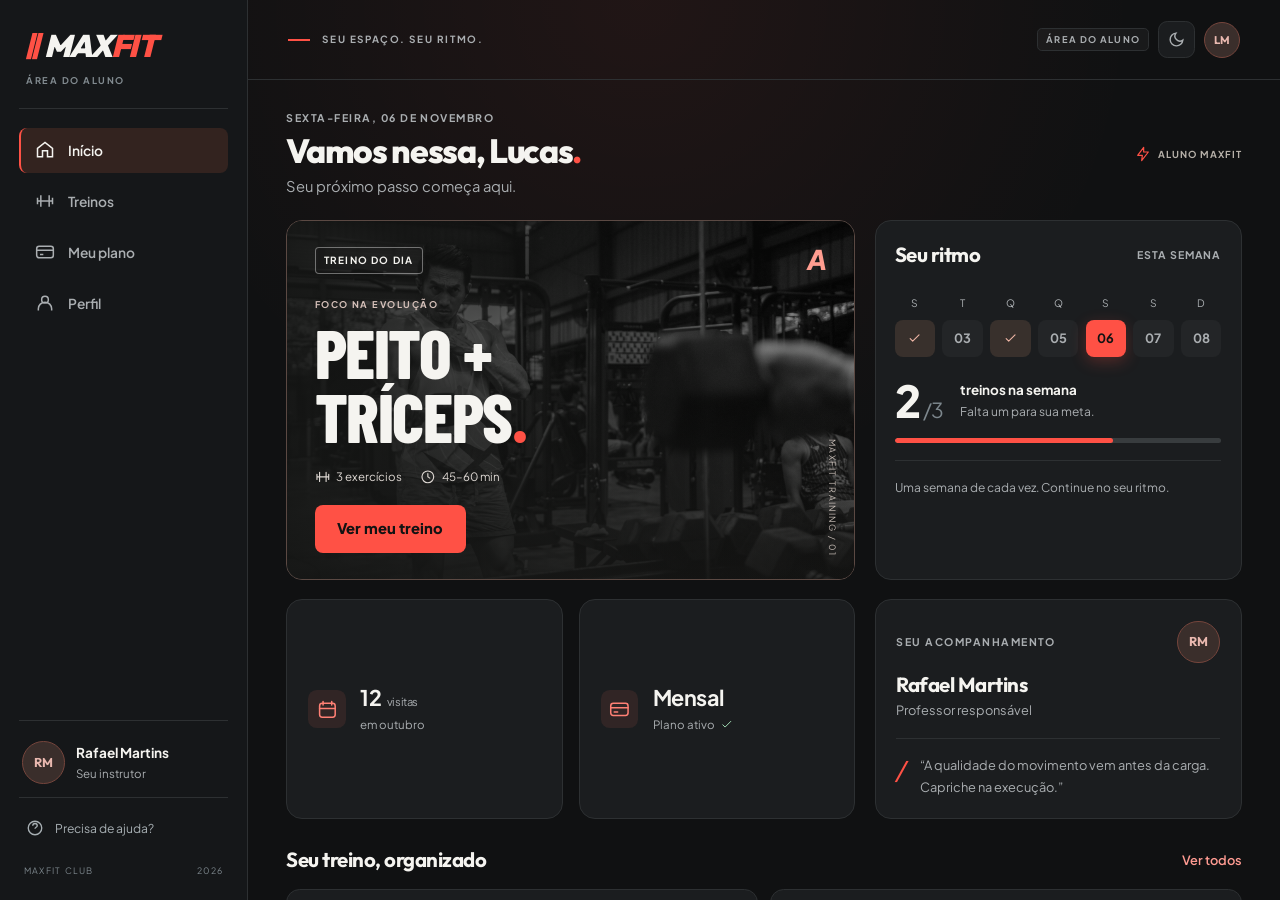
<file: aluno.html>
<!DOCTYPE html>
<html lang="pt-BR" data-theme="dark">
<head>
  <meta charset="UTF-8" />
  <meta name="viewport" content="width=device-width, initial-scale=1.0" />
  <meta name="theme-color" content="#101112" />
  <title>MaxFit — Área do Aluno | Treinos &amp; Biometria</title>
  <meta name="description" content="Área exclusiva do Aluno MaxFit Club: Treinos do dia, fichas interativas A, B e C, meu plano, perfil e biometria." />
  <meta name="author" content="Matheus Duarte e Miguel" />
  <link rel="icon" href="data:image/svg+xml,%3Csvg xmlns='http://www.w3.org/2000/svg' viewBox='0 0 32 32'%3E%3Crect width='32' height='32' rx='6' fill='%23101112'/%3E%3Ctext x='4' y='23' font-family='Arial,sans-serif' font-weight='900' font-style='italic' font-size='18' fill='%23ff5145'%3E//M%3C/text%3E%3C/svg%3E" />
  <link rel="preconnect" href="https://fonts.googleapis.com" />
  <link rel="preconnect" href="https://fonts.gstatic.com" crossorigin />
  <link href="https://fonts.googleapis.com/css2?family=Outfit:ital,wght@0,600;0,700;0,800;0,900;1,800;1,900&family=Plus+Jakarta+Sans:wght@400;500;600;700;800&display=swap" rel="stylesheet" />
  <link rel="stylesheet" href="style.css" />
</head>
<body data-role="student">
  <a href="#appMain" class="skip-link">Pular para o conteúdo do aluno</a>

  <!-- =========================================================
       SIDEBAR DESKTOP: ÁREA DO ALUNO (MAXFIT TREINOS)
       ========================================================= -->
  <aside class="desktop-sidebar student-sidebar" id="studentSidebar" aria-label="Menu Lateral Área do Aluno">
    <header class="sidebar-header">
      <button type="button" class="logo" data-student-nav="screen-student-home" aria-label="MaxFit início">
        <span class="brand-mark" aria-hidden="true">//</span>MAX<span class="red">FIT</span>
      </button>
      <p class="workspace-label">ÁREA DO ALUNO</p>
    </header>

    <nav class="sidebar-nav" aria-label="Navegação do Aluno">
      <button type="button" class="sidebar-link active" data-student-nav="screen-student-home">
        <svg viewBox="0 0 24 24" width="20" height="20" fill="none" stroke="currentColor" stroke-width="1.8" aria-hidden="true">
          <path d="m3 10 9-7 9 7v10h-6v-7H9v7H3z"></path>
        </svg>
        <span>Início</span>
      </button>
      <button type="button" class="sidebar-link" data-student-nav="screen-student-workouts">
        <svg viewBox="0 0 24 24" width="20" height="20" fill="none" stroke="currentColor" stroke-width="1.8" aria-hidden="true">
          <path d="M7 5v14M3 8v8M17 5v14M21 8v8M3 12h18"></path>
        </svg>
        <span>Treinos</span>
      </button>
      <button type="button" class="sidebar-link" data-student-nav="screen-student-plan">
        <svg viewBox="0 0 24 24" width="20" height="20" fill="none" stroke="currentColor" stroke-width="1.8" aria-hidden="true">
          <rect x="2" y="5" width="20" height="14" rx="3"></rect>
          <path d="M2 10h20M6 15h4"></path>
        </svg>
        <span>Meu plano</span>
      </button>
      <button type="button" class="sidebar-link" data-student-nav="screen-student-profile">
        <svg viewBox="0 0 24 24" width="20" height="20" fill="none" stroke="currentColor" stroke-width="1.8" aria-hidden="true">
          <circle cx="12" cy="8" r="4"></circle>
          <path d="M4 21v-2a8 8 0 0 1 16 0v2"></path>
        </svg>
        <span>Perfil</span>
      </button>
    </nav>

    <footer class="sidebar-bottom-student">
      <section class="coach-mini" aria-label="Instrutor Responsável">
        <span class="avatar-circle" id="studentSideCoachAvatar">RM</span>
        <hgroup>
          <strong id="studentSideCoachName">Rafael Martins</strong>
          <small>Seu instrutor</small>
        </hgroup>
      </section>
      <button type="button" class="help-link" data-student-nav="screen-student-help">
        <svg viewBox="0 0 24 24" width="18" height="18" fill="none" stroke="currentColor" stroke-width="1.8" aria-hidden="true">
          <circle cx="12" cy="12" r="9"></circle>
          <path d="M9 9a3 3 0 0 1 6 0c0 2-3 2-3 4m0 3h.01"></path>
        </svg>
        <span>Precisa de ajuda?</span>
      </button>
      <p class="sidebar-edition">MAXFIT CLUB <span>2026</span></p>
    </footer>
  </aside>

  <!-- =========================================================
       ÁREA PRINCIPAL DA APLICAÇÃO (<main>)
       ========================================================= -->
  <main class="app-main" id="appMain" tabindex="-1">
    <!-- Topbar exclusiva da Área do Aluno -->
    <header class="student-topbar" id="studentTopbar">
      <button type="button" class="logo mobile-logo" data-student-nav="screen-student-home" aria-label="MaxFit início">
        <span class="brand-mark" aria-hidden="true">//</span>MAX<span class="red">FIT</span>
      </button>
      <p class="desktop-caption">
        <span class="tiny-red-line" aria-hidden="true"></span> SEU ESPAÇO. SEU RITMO.
      </p>
      <nav class="topbar-end" aria-label="Ações do Aluno">
        <span class="demo-label" id="studentTopbarBadge">ÁREA DO ALUNO</span>
        <button type="button" class="btn-icon" id="btnToggleThemeStudent" title="Alternar tema Escuro / Claro" aria-label="Alternar tema">
          <svg viewBox="0 0 24 24" width="17" height="17" fill="none" stroke="currentColor" stroke-width="2">
            <path d="M21 12.79A9 9 0 1 1 11.21 3 7 7 0 0 0 21 12.79z"></path>
          </svg>
        </button>
        <button type="button" class="avatar-circle account-avatar" id="studentTopbarAvatar" data-student-nav="screen-student-profile" aria-label="Perfil de Lucas Martins">LM</button>
      </nav>
    </header>

    <!-- ALUNO 01: INÍCIO (screen-student-home) -->
    <section class="app-screen student-screen active" id="screen-student-home" aria-labelledby="studentHomeTitle">
      <header class="page-heading greeting">
        <hgroup>
          <p class="eyebrow">SEXTA-FEIRA, 06 DE NOVEMBRO</p>
          <h1 id="studentHomeTitle">Vamos nessa, <span id="studentHomeFirstName">Lucas</span><span class="red">.</span></h1>
          <p class="muted">Seu próximo passo começa aqui.</p>
        </hgroup>
        <span class="member-label">
          <svg class="icon" viewBox="0 0 24 24" aria-hidden="true"><path d="m13 2-9 12h7l-1 8 10-13h-7z"></path></svg>
          ALUNO MAXFIT
        </span>
      </header>

      <section class="dashboard-grid" aria-label="Painel Principal do Aluno">
        <article class="workout-feature animate-in">
          <img src="assets/treino.jpg" alt="Aluno treinando com halteres na academia MaxFit" width="1800" height="1200" fetchpriority="high" />
          <span class="hero-overlay" aria-hidden="true"></span>
          <header class="hero-top">
            <span class="hero-tag">TREINO DO DIA</span>
            <span class="workout-letter">A</span>
          </header>
          <section class="hero-content" aria-label="Resumo do Treino A">
            <p class="eyebrow">FOCO NA EVOLUÇÃO</p>
            <h2>PEITO +<br />TRÍCEPS<span>.</span></h2>
            <p class="hero-metadata">
              <span>
                <svg class="icon" viewBox="0 0 24 24" aria-hidden="true"><path d="M7 5v14M3 8v8M17 5v14M21 8v8M3 12h18"></path></svg>
                3 exercícios
              </span>
              <span>
                <svg class="icon" viewBox="0 0 24 24" aria-hidden="true"><circle cx="12" cy="12" r="9"></circle><path d="M12 7v5l3 2"></path></svg>
                45–60 min
              </span>
            </p>
            <button type="button" class="button" data-student-nav="screen-workout-a">Ver meu treino</button>
          </section>
          <span class="hero-vertical" aria-hidden="true">MAXFIT TRAINING / 01</span>
        </article>

        <article class="panel week-panel animate-in delay-1">
          <header class="section-top">
            <h2>Seu ritmo</h2>
            <span class="subtle-label">ESTA SEMANA</span>
          </header>
          <section class="week-days" aria-label="Frequência nos dias da semana">
            <span class="day done"><span>S</span><b><svg class="icon" viewBox="0 0 24 24" aria-hidden="true"><path d="m5 12 4 4L19 6"></path></svg></b></span>
            <span class="day"><span>T</span><b>03</b></span>
            <span class="day done"><span>Q</span><b><svg class="icon" viewBox="0 0 24 24" aria-hidden="true"><path d="m5 12 4 4L19 6"></path></svg></b></span>
            <span class="day"><span>Q</span><b>05</b></span>
            <span class="day today"><span>S</span><b>06</b></span>
            <span class="day"><span>S</span><b>07</b></span>
            <span class="day"><span>D</span><b>08</b></span>
          </section>
          <section class="week-summary" aria-label="Meta de treinos">
            <output class="large-number" id="studentWeekCount">2<span>/ 3</span></output>
            <hgroup>
              <strong>treinos na semana</strong>
              <p id="studentWeekSubtext">Falta um para sua meta.</p>
            </hgroup>
          </section>
          <span class="meter" role="progressbar" aria-label="Meta semanal: 2 de 3 treinos" aria-valuenow="2" aria-valuemin="0" aria-valuemax="3">
            <span id="studentWeekMeter" style="--fill:66.67%"></span>
          </span>
          <p class="panel-footnote">Uma semana de cada vez. Continue no seu ritmo.</p>
        </article>

        <section class="quick-stats animate-in delay-2" aria-label="Estatísticas Rápidas">
          <article class="panel small-stat">
            <span class="icon-box" aria-hidden="true">
              <svg class="icon" viewBox="0 0 24 24"><rect x="3" y="5" width="18" height="16" rx="3"></rect><path d="M7 3v4m10-4v4M3 11h18"></path></svg>
            </span>
            <hgroup>
              <strong>12<span>visitas</span></strong>
              <p>em outubro</p>
            </hgroup>
          </article>

          <article class="panel small-stat" data-student-nav="screen-student-plan" role="button" tabindex="0" style="cursor:pointer;">
            <span class="icon-box" aria-hidden="true">
              <svg class="icon" viewBox="0 0 24 24"><rect x="2" y="5" width="20" height="14" rx="3"></rect><path d="M2 10h20M6 15h4"></path></svg>
            </span>
            <hgroup>
              <strong id="studentQuickPlanName">Mensal</strong>
              <p id="studentQuickPlanStatus">
                Plano ativo
                <svg class="icon check-small" viewBox="0 0 24 24" aria-hidden="true"><path d="m5 12 4 4L19 6"></path></svg>
              </p>
            </hgroup>
          </article>
        </section>

        <article class="panel coach-card animate-in delay-2">
          <header class="section-top">
            <p class="eyebrow">SEU ACOMPANHAMENTO</p>
            <span class="avatar-circle" id="studentCoachCardAvatar">RM</span>
          </header>
          <h2 id="studentCoachCardName">Rafael Martins</h2>
          <p class="muted">Professor responsável</p>
          <blockquote class="coach-tip">
            <span class="red" aria-hidden="true">/</span>
            <p>“A qualidade do movimento vem antes da carga. Capriche na execução.”</p>
          </blockquote>
        </article>
      </section>

      <header class="section-top section-spacing">
        <h2>Seu treino, organizado</h2>
        <button type="button" class="text-link" data-student-nav="screen-student-workouts">Ver todos</button>
      </header>

      <section class="workout-list home-workouts" aria-label="Próximos Treinos">
        <button type="button" class="workout-row" data-student-nav="screen-workout-a">
          <span class="letter-box red-box">A</span>
          <hgroup class="workout-row-info">
            <span class="subtle-label red">HOJE</span>
            <h3>Peito + Tríceps</h3>
            <p>3 exercícios · 45–60 min</p>
          </hgroup>
          <svg class="icon" viewBox="0 0 24 24" aria-hidden="true"><path d="m9 5 7 7-7 7"></path></svg>
        </button>

        <button type="button" class="workout-row" data-student-nav="screen-workout-b">
          <span class="letter-box">B</span>
          <hgroup class="workout-row-info">
            <span class="subtle-label">PRÓXIMO</span>
            <h3>Costas + Bíceps</h3>
            <p>3 exercícios · 45–60 min</p>
          </hgroup>
          <svg class="icon" viewBox="0 0 24 24" aria-hidden="true"><path d="m9 5 7 7-7 7"></path></svg>
        </button>
      </section>
    </section>

    <!-- ALUNO 02: LISTA DE TREINOS (screen-student-workouts) -->
    <section class="app-screen student-screen" id="screen-student-workouts" aria-label="Meus treinos">
      <header class="page-heading">
        <p class="eyebrow">MOVIMENTE-SE</p>
        <h1>Seu treino.<br />Seu próximo nível<span class="red">.</span></h1>
        <p class="muted">Um plano para cada dia. Escolha seu treino.</p>
      </header>

      <section class="training-layout" aria-label="Fichas de Treino">
        <section class="workout-list" aria-label="Opções de fichas">
          <button type="button" class="workout-row big-workout" data-student-nav="screen-workout-a">
            <span class="letter-box red-box">A</span>
            <hgroup class="workout-row-info">
              <span class="subtle-label red">TREINO DO DIA</span>
              <h2>Peito + Tríceps</h2>
              <p>Supino reto, crucifixo e tríceps pulley</p>
              <small>3 exercícios · 45–60 min</small>
            </hgroup>
            <svg class="icon" viewBox="0 0 24 24" aria-hidden="true"><path d="m9 5 7 7-7 7"></path></svg>
          </button>

          <button type="button" class="workout-row big-workout" data-student-nav="screen-workout-b">
            <span class="letter-box">B</span>
            <hgroup class="workout-row-info">
              <span class="subtle-label">TREINO B</span>
              <h2>Costas + Bíceps</h2>
              <p>Puxada frontal, remada baixa e rosca direta</p>
              <small>3 exercícios · 45–60 min</small>
            </hgroup>
            <svg class="icon" viewBox="0 0 24 24" aria-hidden="true"><path d="m9 5 7 7-7 7"></path></svg>
          </button>

          <button type="button" class="workout-row big-workout" data-student-nav="screen-workout-c">
            <span class="letter-box">C</span>
            <hgroup class="workout-row-info">
              <span class="subtle-label">TREINO C</span>
              <h2>Pernas + Ombros</h2>
              <p>Agachamento, leg press e desenvolvimento</p>
              <small>3 exercícios · 45–60 min</small>
            </hgroup>
            <svg class="icon" viewBox="0 0 24 24" aria-hidden="true"><path d="m9 5 7 7-7 7"></path></svg>
          </button>
        </section>

        <aside class="panel training-note" aria-label="Orientação do Instrutor">
          <span class="icon-box" aria-hidden="true">
            <svg class="icon" viewBox="0 0 24 24"><path d="M7 5v14M3 8v8M17 5v14M21 8v8M3 12h18"></path></svg>
          </span>
          <p class="eyebrow">BEM ORIENTADO, SEMPRE</p>
          <h2>Treine com atenção<br />aos detalhes.</h2>
          <p class="muted">Respeite os intervalos e siga as orientações do seu instrutor.</p>
          <footer class="coach-mini">
            <span class="avatar-circle" id="workoutNoteCoachAvatar">RM</span>
            <hgroup>
              <strong id="workoutNoteCoachName">Rafael Martins</strong>
              <small>Seu instrutor</small>
            </hgroup>
          </footer>
        </aside>
      </section>
    </section>

    <!-- ALUNO 03A: DETALHE TREINO A (screen-workout-a) -->
    <section class="app-screen student-screen workout-detail" id="screen-workout-a" aria-label="Treino A">
      <button type="button" class="back-link" data-student-nav="screen-student-workouts">← Voltar aos treinos</button>
      <header class="page-heading">
        <p class="eyebrow">TREINO A</p>
        <h1>Peito + Tríceps</h1>
        <p class="muted">3 exercícios · 45–60 min · <span class="workout-coach-name">Rafael Martins</span></p>
      </header>

      <article class="workout-progress panel" aria-label="Progresso do Treino A">
        <header class="section-top">
          <hgroup>
            <h2>Seu progresso</h2>
            <p class="muted small">Marque os exercícios que concluir.</p>
          </hgroup>
          <output class="completion"><span id="progCountA">0</span><span class="muted"> / 3</span></output>
        </header>
        <span class="exercise-progress-track"><span id="progBarA"></span></span>
        <p class="finished-message" id="progMsgA">
          <svg class="icon" viewBox="0 0 24 24" aria-hidden="true"><path d="m5 12 4 4L19 6"></path></svg>
          Treino marcado como concluído. Bom trabalho!
        </p>
      </article>

      <section class="exercise-list" data-workout-group="A" aria-label="Exercícios do Treino A">
        <article class="panel exercise">
          <header class="exercise-heading">
            <span class="exercise-index">01</span>
            <hgroup>
              <h2>Supino reto</h2>
              <p>Barra · Peitoral</p>
            </hgroup>
          </header>
          <dl class="exercise-data">
            <section class="stat-pair"><dt>SÉRIES</dt><dd>4</dd></section>
            <section class="stat-pair"><dt>REPETIÇÕES</dt><dd>12</dd></section>
            <section class="stat-pair"><dt>CARGA</dt><dd>20 kg</dd></section>
          </dl>
          <label class="exercise-check">
            <input type="checkbox" id="a-ex-1" class="exercise-toggle" data-workout="A" />
            <span class="check-box"><svg class="icon" viewBox="0 0 24 24" aria-hidden="true"><path d="m5 12 4 4L19 6"></path></svg></span>
            <span class="check-label">Marcar como concluído</span>
            <span class="checked-label">Exercício concluído</span>
          </label>
        </article>

        <article class="panel exercise">
          <header class="exercise-heading">
            <span class="exercise-index">02</span>
            <hgroup>
              <h2>Crucifixo</h2>
              <p>Halteres · Peitoral</p>
            </hgroup>
          </header>
          <dl class="exercise-data">
            <section class="stat-pair"><dt>SÉRIES</dt><dd>3</dd></section>
            <section class="stat-pair"><dt>REPETIÇÕES</dt><dd>12</dd></section>
            <section class="stat-pair"><dt>CARGA</dt><dd>10 kg</dd></section>
          </dl>
          <label class="exercise-check">
            <input type="checkbox" id="a-ex-2" class="exercise-toggle" data-workout="A" />
            <span class="check-box"><svg class="icon" viewBox="0 0 24 24" aria-hidden="true"><path d="m5 12 4 4L19 6"></path></svg></span>
            <span class="check-label">Marcar como concluído</span>
            <span class="checked-label">Exercício concluído</span>
          </label>
        </article>

        <article class="panel exercise">
          <header class="exercise-heading">
            <span class="exercise-index">03</span>
            <hgroup>
              <h2>Tríceps pulley</h2>
              <p>Polia · Tríceps</p>
            </hgroup>
          </header>
          <dl class="exercise-data">
            <section class="stat-pair"><dt>SÉRIES</dt><dd>3</dd></section>
            <section class="stat-pair"><dt>REPETIÇÕES</dt><dd>15</dd></section>
            <section class="stat-pair"><dt>CARGA</dt><dd>15 kg</dd></section>
          </dl>
          <label class="exercise-check">
            <input type="checkbox" id="a-ex-3" class="exercise-toggle" data-workout="A" />
            <span class="check-box"><svg class="icon" viewBox="0 0 24 24" aria-hidden="true"><path d="m5 12 4 4L19 6"></path></svg></span>
            <span class="check-label">Marcar como concluído</span>
            <span class="checked-label">Exercício concluído</span>
          </label>
        </article>
      </section>

      <aside class="rest-note" aria-label="Intervalo recomendado">
        <svg class="icon" viewBox="0 0 24 24" aria-hidden="true"><circle cx="12" cy="12" r="9"></circle><path d="M12 7v5l3 2"></path></svg>
        <hgroup>
          <strong>60 segundos de intervalo</strong>
          <p>Entre as séries. Ajuste com seu instrutor quando necessário.</p>
        </hgroup>
      </aside>
    </section>

    <!-- ALUNO 03B: DETALHE TREINO B (screen-workout-b) -->
    <section class="app-screen student-screen workout-detail" id="screen-workout-b" aria-label="Treino B">
      <button type="button" class="back-link" data-student-nav="screen-student-workouts">← Voltar aos treinos</button>
      <header class="page-heading">
        <p class="eyebrow">TREINO B</p>
        <h1>Costas + Bíceps</h1>
        <p class="muted">3 exercícios · 45–60 min · <span class="workout-coach-name">Rafael Martins</span></p>
      </header>

      <article class="workout-progress panel" aria-label="Progresso do Treino B">
        <header class="section-top">
          <hgroup>
            <h2>Seu progresso</h2>
            <p class="muted small">Marque os exercícios que concluir.</p>
          </hgroup>
          <output class="completion"><span id="progCountB">0</span><span class="muted"> / 3</span></output>
        </header>
        <span class="exercise-progress-track"><span id="progBarB"></span></span>
        <p class="finished-message" id="progMsgB">
          <svg class="icon" viewBox="0 0 24 24" aria-hidden="true"><path d="m5 12 4 4L19 6"></path></svg>
          Treino marcado como concluído. Bom trabalho!
        </p>
      </article>

      <section class="exercise-list" data-workout-group="B" aria-label="Exercícios do Treino B">
        <article class="panel exercise">
          <header class="exercise-heading">
            <span class="exercise-index">01</span>
            <hgroup>
              <h2>Puxada frontal</h2>
              <p>Polia · Costas</p>
            </hgroup>
          </header>
          <dl class="exercise-data">
            <section class="stat-pair"><dt>SÉRIES</dt><dd>4</dd></section>
            <section class="stat-pair"><dt>REPETIÇÕES</dt><dd>12</dd></section>
            <section class="stat-pair"><dt>CARGA</dt><dd>25 kg</dd></section>
          </dl>
          <label class="exercise-check">
            <input type="checkbox" id="b-ex-1" class="exercise-toggle" data-workout="B" />
            <span class="check-box"><svg class="icon" viewBox="0 0 24 24" aria-hidden="true"><path d="m5 12 4 4L19 6"></path></svg></span>
            <span class="check-label">Marcar como concluído</span>
            <span class="checked-label">Exercício concluído</span>
          </label>
        </article>

        <article class="panel exercise">
          <header class="exercise-heading">
            <span class="exercise-index">02</span>
            <hgroup>
              <h2>Remada baixa</h2>
              <p>Polia · Costas</p>
            </hgroup>
          </header>
          <dl class="exercise-data">
            <section class="stat-pair"><dt>SÉRIES</dt><dd>3</dd></section>
            <section class="stat-pair"><dt>REPETIÇÕES</dt><dd>12</dd></section>
            <section class="stat-pair"><dt>CARGA</dt><dd>20 kg</dd></section>
          </dl>
          <label class="exercise-check">
            <input type="checkbox" id="b-ex-2" class="exercise-toggle" data-workout="B" />
            <span class="check-box"><svg class="icon" viewBox="0 0 24 24" aria-hidden="true"><path d="m5 12 4 4L19 6"></path></svg></span>
            <span class="check-label">Marcar como concluído</span>
            <span class="checked-label">Exercício concluído</span>
          </label>
        </article>

        <article class="panel exercise">
          <header class="exercise-heading">
            <span class="exercise-index">03</span>
            <hgroup>
              <h2>Rosca direta</h2>
              <p>Barra · Bíceps</p>
            </hgroup>
          </header>
          <dl class="exercise-data">
            <section class="stat-pair"><dt>SÉRIES</dt><dd>3</dd></section>
            <section class="stat-pair"><dt>REPETIÇÕES</dt><dd>12</dd></section>
            <section class="stat-pair"><dt>CARGA</dt><dd>10 kg</dd></section>
          </dl>
          <label class="exercise-check">
            <input type="checkbox" id="b-ex-3" class="exercise-toggle" data-workout="B" />
            <span class="check-box"><svg class="icon" viewBox="0 0 24 24" aria-hidden="true"><path d="m5 12 4 4L19 6"></path></svg></span>
            <span class="check-label">Marcar como concluído</span>
            <span class="checked-label">Exercício concluído</span>
          </label>
        </article>
      </section>

      <aside class="rest-note" aria-label="Intervalo recomendado">
        <svg class="icon" viewBox="0 0 24 24" aria-hidden="true"><circle cx="12" cy="12" r="9"></circle><path d="M12 7v5l3 2"></path></svg>
        <hgroup>
          <strong>60 segundos de intervalo</strong>
          <p>Entre as séries. Ajuste com seu instrutor quando necessário.</p>
        </hgroup>
      </aside>
    </section>

    <!-- ALUNO 03C: DETALHE TREINO C (screen-workout-c) -->
    <section class="app-screen student-screen workout-detail" id="screen-workout-c" aria-label="Treino C">
      <button type="button" class="back-link" data-student-nav="screen-student-workouts">← Voltar aos treinos</button>
      <header class="page-heading">
        <p class="eyebrow">TREINO C</p>
        <h1>Pernas + Ombros</h1>
        <p class="muted">3 exercícios · 45–60 min · <span class="workout-coach-name">Rafael Martins</span></p>
      </header>

      <article class="workout-progress panel" aria-label="Progresso do Treino C">
        <header class="section-top">
          <hgroup>
            <h2>Seu progresso</h2>
            <p class="muted small">Marque os exercícios que concluir.</p>
          </hgroup>
          <output class="completion"><span id="progCountC">0</span><span class="muted"> / 3</span></output>
        </header>
        <span class="exercise-progress-track"><span id="progBarC"></span></span>
        <p class="finished-message" id="progMsgC">
          <svg class="icon" viewBox="0 0 24 24" aria-hidden="true"><path d="m5 12 4 4L19 6"></path></svg>
          Treino marcado como concluído. Bom trabalho!
        </p>
      </article>

      <section class="exercise-list" data-workout-group="C" aria-label="Exercícios do Treino C">
        <article class="panel exercise">
          <header class="exercise-heading">
            <span class="exercise-index">01</span>
            <hgroup>
              <h2>Agachamento</h2>
              <p>Barra · Pernas</p>
            </hgroup>
          </header>
          <dl class="exercise-data">
            <section class="stat-pair"><dt>SÉRIES</dt><dd>4</dd></section>
            <section class="stat-pair"><dt>REPETIÇÕES</dt><dd>12</dd></section>
            <section class="stat-pair"><dt>CARGA</dt><dd>20 kg</dd></section>
          </dl>
          <label class="exercise-check">
            <input type="checkbox" id="c-ex-1" class="exercise-toggle" data-workout="C" />
            <span class="check-box"><svg class="icon" viewBox="0 0 24 24" aria-hidden="true"><path d="m5 12 4 4L19 6"></path></svg></span>
            <span class="check-label">Marcar como concluído</span>
            <span class="checked-label">Exercício concluído</span>
          </label>
        </article>

        <article class="panel exercise">
          <header class="exercise-heading">
            <span class="exercise-index">02</span>
            <hgroup>
              <h2>Leg press</h2>
              <p>Máquina · Pernas</p>
            </hgroup>
          </header>
          <dl class="exercise-data">
            <section class="stat-pair"><dt>SÉRIES</dt><dd>3</dd></section>
            <section class="stat-pair"><dt>REPETIÇÕES</dt><dd>12</dd></section>
            <section class="stat-pair"><dt>CARGA</dt><dd>60 kg</dd></section>
          </dl>
          <label class="exercise-check">
            <input type="checkbox" id="c-ex-2" class="exercise-toggle" data-workout="C" />
            <span class="check-box"><svg class="icon" viewBox="0 0 24 24" aria-hidden="true"><path d="m5 12 4 4L19 6"></path></svg></span>
            <span class="check-label">Marcar como concluído</span>
            <span class="checked-label">Exercício concluído</span>
          </label>
        </article>

        <article class="panel exercise">
          <header class="exercise-heading">
            <span class="exercise-index">03</span>
            <hgroup>
              <h2>Desenvolvimento</h2>
              <p>Halteres · Ombros</p>
            </hgroup>
          </header>
          <dl class="exercise-data">
            <section class="stat-pair"><dt>SÉRIES</dt><dd>3</dd></section>
            <section class="stat-pair"><dt>REPETIÇÕES</dt><dd>12</dd></section>
            <section class="stat-pair"><dt>CARGA</dt><dd>8 kg</dd></section>
          </dl>
          <label class="exercise-check">
            <input type="checkbox" id="c-ex-3" class="exercise-toggle" data-workout="C" />
            <span class="check-box"><svg class="icon" viewBox="0 0 24 24" aria-hidden="true"><path d="m5 12 4 4L19 6"></path></svg></span>
            <span class="check-label">Marcar como concluído</span>
            <span class="checked-label">Exercício concluído</span>
          </label>
        </article>
      </section>

      <aside class="rest-note" aria-label="Intervalo recomendado">
        <svg class="icon" viewBox="0 0 24 24" aria-hidden="true"><circle cx="12" cy="12" r="9"></circle><path d="M12 7v5l3 2"></path></svg>
        <hgroup>
          <strong>60 segundos de intervalo</strong>
          <p>Entre as séries. Ajuste com seu instrutor quando necessário.</p>
        </hgroup>
      </aside>
    </section>

    <!-- ALUNO 04: MEU PLANO (screen-student-plan) -->
    <section class="app-screen student-screen" id="screen-student-plan" aria-label="Meu plano">
      <header class="page-heading">
        <p class="eyebrow">TUDO EM DIA</p>
        <h1>Meu plano<span class="red">.</span></h1>
        <p class="muted">Suas informações, sem complicação.</p>
      </header>

      <section class="plan-layout" aria-label="Cartão e Vencimento do Plano">
        <article class="membership-card">
          <header class="section-top">
            <span class="logo"><span class="brand-mark" aria-hidden="true">//</span>MAX<span class="red">FIT</span></span>
            <span class="pill green" id="studentCardStatusPill">ATIVO</span>
          </header>
          <hgroup class="membership-title">
            <p class="eyebrow">SEU PLANO</p>
            <h2 id="studentCardPlanTitle">MENSAL</h2>
          </hgroup>
          <footer class="membership-bottom">
            <hgroup>
              <small>ALUNO</small>
              <strong id="studentCardMemberName">Lucas Martins</strong>
            </hgroup>
            <span class="member-number" id="studentCardMemberId">MF / 00128</span>
          </footer>
        </article>

        <article class="panel billing">
          <p class="eyebrow">PRÓXIMO VENCIMENTO</p>
          <h2 id="studentBillingDueDate">10 nov<span>2026</span></h2>
          <section class="section-top" aria-label="Valor mensal">
            <hgroup>
              <p class="muted small">Valor do pacote</p>
              <strong class="bill-price" id="studentBillingPrice">R$ 99,90</strong>
            </hgroup>
            <span class="pill green">Plano regular</span>
          </section>
          <p class="panel-footnote">Seu último pagamento foi registrado em 10/10/2026.</p>
        </article>
      </section>

      <header class="section-top section-spacing">
        <h2>Histórico de pagamentos</h2>
        <span class="subtle-label">ÚLTIMOS 3 MESES</span>
      </header>

      <section class="panel payments" aria-label="Lista de pagamentos">
        <article class="payment-row">
          <span class="payment-icon" aria-hidden="true">
            <svg class="icon" viewBox="0 0 24 24"><rect x="2" y="5" width="20" height="14" rx="3"></rect><path d="M2 10h20M6 15h4"></path></svg>
          </span>
          <hgroup>
            <strong>Outubro 2026</strong>
            <p class="student-pay-plan-name">Plano Mensal</p>
          </hgroup>
          <footer class="payment-value">
            <strong class="student-pay-amount">R$ 99,90</strong>
            <span class="pill green">Pago</span>
          </footer>
        </article>

        <article class="payment-row">
          <span class="payment-icon" aria-hidden="true">
            <svg class="icon" viewBox="0 0 24 24"><rect x="2" y="5" width="20" height="14" rx="3"></rect><path d="M2 10h20M6 15h4"></path></svg>
          </span>
          <hgroup>
            <strong>Setembro 2026</strong>
            <p class="student-pay-plan-name">Plano Mensal</p>
          </hgroup>
          <footer class="payment-value">
            <strong class="student-pay-amount">R$ 99,90</strong>
            <span class="pill green">Pago</span>
          </footer>
        </article>

        <article class="payment-row">
          <span class="payment-icon" aria-hidden="true">
            <svg class="icon" viewBox="0 0 24 24"><rect x="2" y="5" width="20" height="14" rx="3"></rect><path d="M2 10h20M6 15h4"></path></svg>
          </span>
          <hgroup>
            <strong>Agosto 2026</strong>
            <p class="student-pay-plan-name">Plano Mensal</p>
          </hgroup>
          <footer class="payment-value">
            <strong class="student-pay-amount">R$ 99,90</strong>
            <span class="pill green">Pago</span>
          </footer>
        </article>
      </section>

      <details class="panel faq">
        <summary>O que meu plano inclui?<span>+</span></summary>
        <p>Acesso à musculação, treino personalizado no app MaxFit e acompanhamento do instrutor responsável.</p>
      </details>
      <details class="panel faq">
        <summary>Como renovar ou trocar de plano?<span>+</span></summary>
        <p>Procure a recepção da MaxFit para conhecer as opções e atualizar seu plano.</p>
      </details>
    </section>

    <!-- ALUNO 05: MEU PERFIL (screen-student-profile) -->
    <section class="app-screen student-screen" id="screen-student-profile" aria-label="Meu perfil">
      <header class="page-heading">
        <p class="eyebrow">SEU ESPAÇO</p>
        <h1>Meu perfil<span class="red">.</span></h1>
        <p class="muted">Bom ter você no time MaxFit.</p>
      </header>

      <section class="profile-layout" aria-label="Informações do Perfil">
        <article class="panel profile-card">
          <span class="profile-cover" aria-hidden="true"></span>
          <span class="avatar-circle profile-avatar" id="studentProfileAvatar">LM</span>
          <h2 id="studentProfileName">Lucas Martins</h2>
          <p class="muted">Aluno desde setembro de 2026</p>
          <span class="pill green" id="studentProfileStatusBadge">Matrícula ativa</span>
          <footer class="profile-id">
            <span>MATRÍCULA</span>
            <strong id="studentProfileCode">#00128</strong>
          </footer>
        </article>

        <article class="panel profile-info">
          <header class="section-top">
            <h2>Seus dados</h2>
            <svg class="icon" viewBox="0 0 24 24" aria-hidden="true"><circle cx="12" cy="8" r="4"></circle><path d="M4 21v-2a8 8 0 0 1 16 0v2"></path></svg>
          </header>
          <dl class="personal-data">
            <section class="data-pair"><dt>Nome completo</dt><dd id="studentDataName">Lucas Martins</dd></section>
            <section class="data-pair"><dt>E-mail</dt><dd id="studentDataEmail">lucas@maxfit.com</dd></section>
            <section class="data-pair"><dt>Telefone</dt><dd id="studentDataPhone">(11) 99999-1234</dd></section>
            <section class="data-pair"><dt>CPF</dt><dd id="studentDataCpf">123.987.456-10</dd></section>
            <section class="data-pair"><dt>Plano contratado</dt><dd id="studentDataPlan">Plano Mensal</dd></section>
            <section class="data-pair"><dt>Instrutor responsável</dt><dd id="studentDataCoach">Prof. Rafael Martins</dd></section>
          </dl>
          <p class="panel-footnote">Para atualizar seus dados cadastrais, procure a recepção.</p>
        </article>
      </section>

      <button type="button" class="logout-link" id="btnLogoutStudentProfile">
        <svg class="icon" viewBox="0 0 24 24" aria-hidden="true"><path d="M9 3H3v18h6m6-14 5 5-5 5m-6-5h11"></path></svg>
        <span>Sair da área do aluno</span>
      </button>
    </section>

    <!-- ALUNO 06: AJUDA (screen-student-help) -->
    <section class="app-screen student-screen" id="screen-student-help" aria-label="Ajuda MaxFit">
      <header class="page-heading">
        <p class="eyebrow">CONTE COM A MAXFIT</p>
        <h1>Como podemos ajudar<span class="red">?</span></h1>
      </header>
      <article class="panel help-panel">
        <h2>Na academia, estamos por perto.</h2>
        <p class="muted">
          Para dúvidas sobre treinos, procure Rafael Martins. Para atualizar sua matrícula, pagamentos ou dados pessoais, fale com a recepção.
        </p>
        <button type="button" class="button" data-student-nav="screen-student-home">Voltar ao início</button>
      </article>
    </section>

    <!-- Rodapé institucional MaxFit visível na Área do Aluno -->
    <footer class="app-footer" id="studentFooter">
      <button type="button" class="logo" data-student-nav="screen-student-home" aria-label="MaxFit início">
        <span class="brand-mark" aria-hidden="true">//</span>MAX<span class="red">FIT</span>
      </button>
      <span>MAXFIT CLUB 2026 · TREINOS &amp; GESTÃO</span>
      <a href="https://unsplash.com/photos/man-works-out-with-dumbbells-in-the-gym-S1WD5KDRjGo" target="_blank" rel="noopener" class="photo-credit">Foto: Kobe Kian Clata / Unsplash</a>
    </footer>
  </main>

  <!-- =========================================================
       BARRA INFERIOR MOBILE: ÁREA DO ALUNO (MAXFIT)
       ========================================================= -->
  <nav class="bottom-nav student-bottom-nav" id="studentBottomNav" aria-label="Menu do Aluno">
    <button type="button" class="bottom-nav-item active" data-student-nav="screen-student-home">
      <svg viewBox="0 0 24 24" width="20" height="20" fill="none" stroke="currentColor" stroke-width="1.8" aria-hidden="true">
        <path d="m3 10 9-7 9 7v10h-6v-7H9v7H3z"></path>
      </svg>
      <span>Início</span>
    </button>

    <button type="button" class="bottom-nav-item" data-student-nav="screen-student-workouts">
      <svg viewBox="0 0 24 24" width="20" height="20" fill="none" stroke="currentColor" stroke-width="1.8" aria-hidden="true">
        <path d="M7 5v14M3 8v8M17 5v14M21 8v8M3 12h18"></path>
      </svg>
      <span>Treinos</span>
    </button>

    <button type="button" class="bottom-nav-item" data-student-nav="screen-student-plan">
      <svg viewBox="0 0 24 24" width="20" height="20" fill="none" stroke="currentColor" stroke-width="1.8" aria-hidden="true">
        <rect x="2" y="5" width="20" height="14" rx="3"></rect>
        <path d="M2 10h20M6 15h4"></path>
      </svg>
      <span>Plano</span>
    </button>

    <button type="button" class="bottom-nav-item" data-student-nav="screen-student-profile">
      <svg viewBox="0 0 24 24" width="20" height="20" fill="none" stroke="currentColor" stroke-width="1.8" aria-hidden="true">
        <circle cx="12" cy="8" r="4"></circle>
        <path d="M4 21v-2a8 8 0 0 1 16 0v2"></path>
      </svg>
      <span>Perfil</span>
    </button>
  </nav>

  <!-- Notificações Toast -->
  <aside class="toast-container" id="toastContainer" aria-live="polite"></aside>

  <script src="script.js"></script>
</body>
</html>
</file>
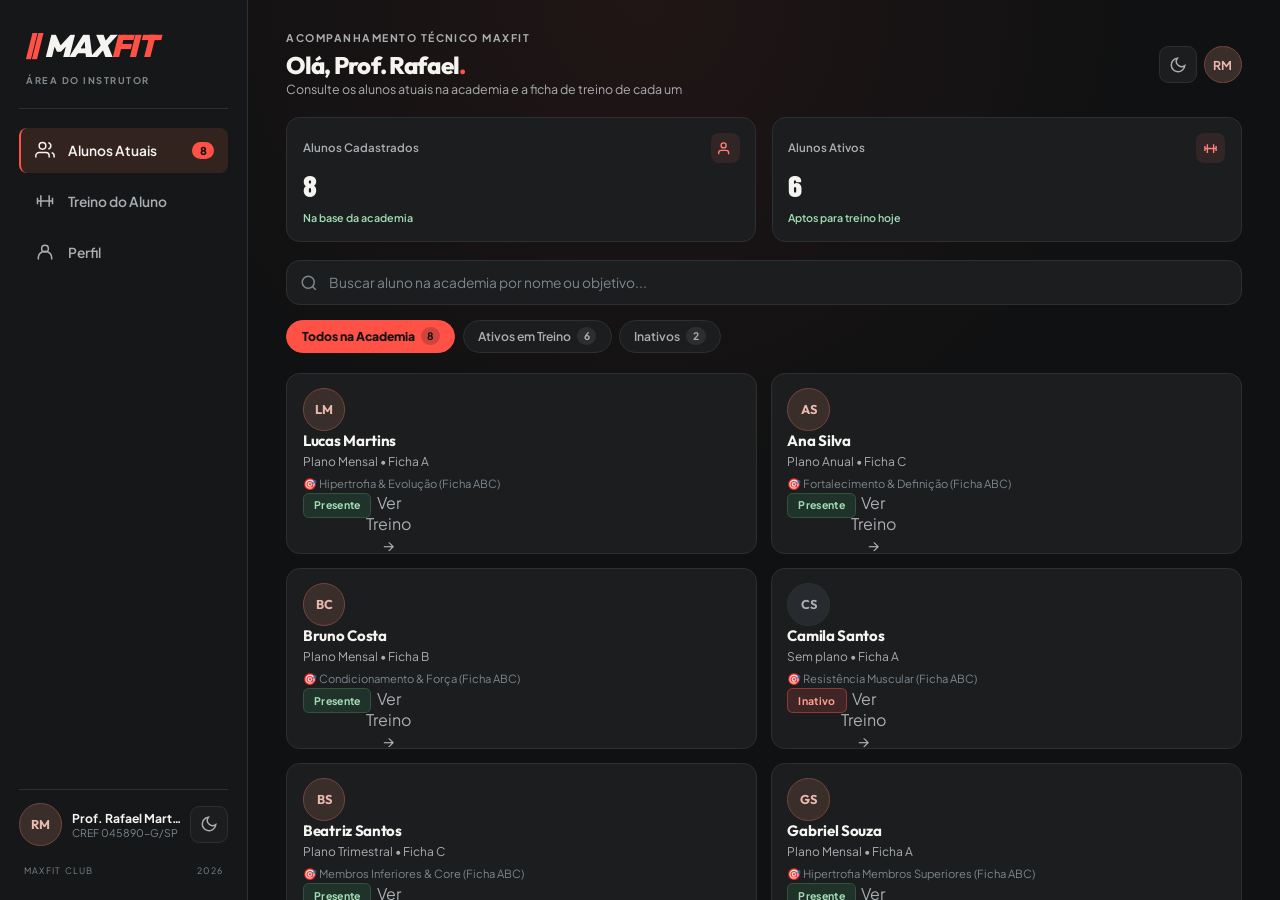
<file: instrutor.html>
<!DOCTYPE html>
<html lang="pt-BR" data-theme="dark">
<head>
  <meta charset="UTF-8" />
  <meta name="viewport" content="width=device-width, initial-scale=1.0" />
  <meta name="theme-color" content="#101112" />
  <title>MaxFit — Painel de Pista do Instrutor | Alunos &amp; Fichas</title>
  <meta name="description" content="Painel exclusivo do Instrutor MaxFit: Acompanhamento de alunos na academia, consulta detalhada das fichas de treino A, B e C e perfil profissional." />
  <meta name="author" content="Matheus Duarte e Miguel" />
  <link rel="icon" href="data:image/svg+xml,%3Csvg xmlns='http://www.w3.org/2000/svg' viewBox='0 0 32 32'%3E%3Crect width='32' height='32' rx='6' fill='%23101112'/%3E%3Ctext x='4' y='23' font-family='Arial,sans-serif' font-weight='900' font-style='italic' font-size='18' fill='%23ff5145'%3E//M%3C/text%3E%3C/svg%3E" />
  <link rel="preconnect" href="https://fonts.googleapis.com" />
  <link rel="preconnect" href="https://fonts.gstatic.com" crossorigin />
  <link href="https://fonts.googleapis.com/css2?family=Outfit:ital,wght@0,600;0,700;0,800;0,900;1,800;1,900&family=Plus+Jakarta+Sans:wght@400;500;600;700;800&display=swap" rel="stylesheet" />
  <link rel="stylesheet" href="style.css" />
</head>
<body data-role="instructor">
  <a href="#appMain" class="skip-link">Pular para o conteúdo do instrutor</a>

  <!-- =========================================================
       SIDEBAR DESKTOP: ÁREA DO INSTRUTOR (ALUNOS & TREINOS)
       ========================================================= -->
  <aside class="desktop-sidebar" id="instructorSidebar" aria-label="Menu Lateral do Instrutor">
    <header class="sidebar-header">
      <button type="button" class="logo" data-inst-nav="screen-instructor-students" aria-label="MaxFit Área do Instrutor">
        <span class="brand-mark" aria-hidden="true">//</span>MAX<span class="red">FIT</span>
      </button>
      <p class="workspace-label">ÁREA DO INSTRUTOR</p>
    </header>

    <nav class="sidebar-nav" aria-label="Navegação do Instrutor">
      <button type="button" class="sidebar-link active" data-inst-nav="screen-instructor-students">
        <svg viewBox="0 0 24 24" width="20" height="20" fill="none" stroke="currentColor" stroke-width="1.8" aria-hidden="true">
          <path d="M17 21v-2a4 4 0 0 0-4-4H5a4 4 0 0 0-4 4v2"></path>
          <circle cx="9" cy="7" r="4"></circle>
          <path d="M23 21v-2a4 4 0 0 0-3-3.87"></path>
          <path d="M16 3.13a4 4 0 0 1 0 7.75"></path>
        </svg>
        <span>Alunos Atuais</span>
        <output class="sidebar-counter" id="instSideCountStudents">8</output>
      </button>
      <button type="button" class="sidebar-link" data-inst-nav="screen-instructor-workout">
        <svg viewBox="0 0 24 24" width="20" height="20" fill="none" stroke="currentColor" stroke-width="1.8" aria-hidden="true">
          <path d="M7 5v14M3 8v8M17 5v14M21 8v8M3 12h18"></path>
        </svg>
        <span>Treino do Aluno</span>
      </button>
      <button type="button" class="sidebar-link" data-inst-nav="screen-instructor-profile">
        <svg viewBox="0 0 24 24" width="20" height="20" fill="none" stroke="currentColor" stroke-width="1.8" aria-hidden="true">
          <circle cx="12" cy="8" r="4"></circle>
          <path d="M4 21v-2a8 8 0 0 1 16 0v2"></path>
        </svg>
        <span>Perfil</span>
      </button>
    </nav>

    <footer class="sidebar-footer">
      <section class="sidebar-user-row" aria-label="Instrutor Conectado">
        <button type="button" class="sidebar-user-btn" data-inst-nav="screen-instructor-profile" aria-label="Ir para Meu Perfil">
          <span class="avatar-circle" aria-hidden="true">RM</span>
          <hgroup class="admin-info-mini">
            <strong>Prof. Rafael Martins</strong>
            <p>CREF 045890-G/SP</p>
          </hgroup>
        </button>
        <button type="button" class="btn-icon" id="btnToggleThemeInstructor" title="Alternar tema Escuro / Claro" aria-label="Alternar tema">
          <svg viewBox="0 0 24 24" width="18" height="18" fill="none" stroke="currentColor" stroke-width="2">
            <path d="M21 12.79A9 9 0 1 1 11.21 3 7 7 0 0 0 21 12.79z"></path>
          </svg>
        </button>
      </section>
      <p class="sidebar-edition">MAXFIT CLUB <span>2026</span></p>
    </footer>
  </aside>

  <!-- =========================================================
       ÁREA PRINCIPAL DA APLICAÇÃO (<main>)
       ========================================================= -->
  <main class="app-main" id="appMain" tabindex="-1">
    <!-- INSTRUTOR 01: ALUNOS ATUAIS NA ACADEMIA (screen-instructor-students) -->
    <section class="app-screen active" id="screen-instructor-students" aria-label="Painel do Instrutor - Alunos Atuais">
      <header class="screen-header">
        <hgroup>
          <p class="eyebrow">ACOMPANHAMENTO TÉCNICO MAXFIT</p>
          <h1 class="screen-title">Olá, Prof. Rafael<span class="red">.</span></h1>
          <p class="screen-subtitle">Consulte os alunos atuais na academia e a ficha de treino de cada um</p>
        </hgroup>
        <nav class="header-actions" aria-label="Ações do Instrutor">
          <button type="button" class="btn-icon" id="btnToggleThemeInstMobile" title="Alternar tema Escuro / Claro" aria-label="Alternar tema">
            <svg viewBox="0 0 24 24" width="18" height="18" fill="none" stroke="currentColor" stroke-width="2">
              <path d="M21 12.79A9 9 0 1 1 11.21 3 7 7 0 0 0 21 12.79z"></path>
            </svg>
          </button>
          <button type="button" class="header-avatar-btn" data-inst-nav="screen-instructor-profile" title="Ver Meu Perfil">RM</button>
        </nav>
      </header>

      <section class="kpi-grid inst-kpi-grid" aria-label="Resumo de Alunos do Instrutor">
        <article class="kpi-card">
          <header class="kpi-top">
            <span class="kpi-label">Alunos Cadastrados</span>
            <span class="kpi-icon-badge" aria-hidden="true">
              <svg viewBox="0 0 24 24" width="15" height="15" fill="none" stroke="currentColor" stroke-width="2.2">
                <path d="M17 21v-2a4 4 0 0 0-4-4H5a4 4 0 0 0-4 4v2"></path>
                <circle cx="9" cy="7" r="4"></circle>
              </svg>
            </span>
          </header>
          <output class="kpi-value" id="instKpiTotalStudents">8</output>
          <footer class="kpi-foot">
            <span class="kpi-trend">Na base da academia</span>
          </footer>
        </article>

        <article class="kpi-card">
          <header class="kpi-top">
            <span class="kpi-label">Alunos Ativos</span>
            <span class="kpi-icon-badge" aria-hidden="true">
              <svg viewBox="0 0 24 24" width="15" height="15" fill="none" stroke="currentColor" stroke-width="2.2">
                <path d="M7 5v14M3 8v8M17 5v14M21 8v8M3 12h18"></path>
              </svg>
            </span>
          </header>
          <output class="kpi-value" id="instKpiActiveStudents">6</output>
          <footer class="kpi-foot">
            <span class="kpi-trend">Aptos para treino hoje</span>
          </footer>
        </article>
      </section>

      <label class="search-box" for="searchInstructorStudentsInput">
        <svg class="search-icon" viewBox="0 0 24 24" width="18" height="18" fill="none" stroke="currentColor" stroke-width="2" aria-hidden="true">
          <circle cx="11" cy="11" r="8"></circle>
          <line x1="21" y1="21" x2="16.65" y2="16.65"></line>
        </svg>
        <input type="search" id="searchInstructorStudentsInput" placeholder="Buscar aluno na academia por nome ou objetivo..." aria-label="Buscar aluno na academia" />
      </label>

      <nav class="filter-pills" id="instStudentFilterPills" role="tablist" aria-label="Filtrar alunos da academia">
        <button type="button" class="filter-pill active" data-inst-filter="all" role="tab" aria-selected="true">
          <span>Todos na Academia</span>
          <b class="pill-count" id="instCountAll">8</b>
        </button>
        <button type="button" class="filter-pill" data-inst-filter="Ativo" role="tab" aria-selected="false">
          <span>Ativos em Treino</span>
          <b class="pill-count" id="instCountActive">6</b>
        </button>
        <button type="button" class="filter-pill" data-inst-filter="Inativo" role="tab" aria-selected="false">
          <span>Inativos</span>
          <b class="pill-count" id="instCountInactive">2</b>
        </button>
      </nav>

      <section class="cards-stack" id="instructorStudentsListContainer" aria-label="Alunos Atuais na Academia"></section>
    </section>

    <!-- INSTRUTOR 02: VER TREINO INDIVIDUAL DE CADA ALUNO (screen-instructor-workout) -->
    <section class="app-screen" id="screen-instructor-workout" aria-label="Ficha de Treino do Aluno">
      <header class="screen-header with-back">
        <button type="button" class="btn-back" data-inst-nav="screen-instructor-students" aria-label="Voltar para lista de alunos">
          <svg viewBox="0 0 24 24" width="18" height="18" fill="none" stroke="currentColor" stroke-width="2.2">
            <line x1="19" y1="12" x2="5" y2="12"></line>
            <polyline points="12 19 5 12 12 5"></polyline>
          </svg>
        </button>
        <hgroup>
          <p class="eyebrow">FICHA DE TREINO INDIVIDUAL</p>
          <h1 class="screen-title" id="instWorkoutStudentName">Lucas Martins</h1>
          <p class="screen-subtitle" id="instWorkoutStudentMeta">Plano Mensal • Objetivo: Hipertrofia &amp; Força</p>
        </hgroup>
      </header>

      <!-- Seletor de Ficha A, B ou C do Aluno Selecionado -->
      <nav class="filter-pills" id="instWorkoutSplitTabs" role="tablist" aria-label="Selecionar Ficha de Treino A, B ou C">
        <button type="button" class="filter-pill active" data-split-tab="A" role="tab" aria-selected="true">
          <span>Treino A — Peito + Tríceps</span>
        </button>
        <button type="button" class="filter-pill" data-split-tab="B" role="tab" aria-selected="false">
          <span>Treino B — Costas + Bíceps</span>
        </button>
        <button type="button" class="filter-pill" data-split-tab="C" role="tab" aria-selected="false">
          <span>Treino C — Pernas + Ombros</span>
        </button>
      </nav>

      <article class="panel inst-workout-summary-box" aria-label="Resumo da Ficha Selecionada">
        <header class="section-top">
          <hgroup>
            <p class="eyebrow" id="instSplitEyebrow">FICHA A · FOCO DO DIA</p>
            <h2 id="instSplitTitle">Peito + Tríceps</h2>
          </hgroup>
          <span class="pill green" id="instSplitDuration">45–60 min</span>
        </header>
        <p class="muted small" id="instSplitNote" style="margin-top:0.4rem;">
          Intervalo padrão de 60 segundos entre as séries. Acompanhe a execução do aluno.
        </p>
      </article>

      <section class="exercise-list" id="instWorkoutExercisesContainer" aria-label="Exercícios da Ficha do Aluno"></section>
    </section>

    <!-- INSTRUTOR 03: PERFIL DO INSTRUTOR (screen-instructor-profile) -->
    <section class="app-screen" id="screen-instructor-profile" aria-label="Perfil do Instrutor">
      <header class="page-heading">
        <p class="eyebrow">EQUIPE TÉCNICA MAXFIT</p>
        <h1>Meu perfil<span class="red">.</span></h1>
        <p class="muted">Acompanhamento e gestão técnica de pista.</p>
      </header>

      <section class="profile-layout" aria-label="Informações do Perfil do Instrutor">
        <article class="panel profile-card">
          <span class="profile-cover" aria-hidden="true"></span>
          <span class="avatar-circle profile-avatar">RM</span>
          <h2>Prof. Rafael Martins</h2>
          <p class="muted">Instrutor MaxFit desde 2024</p>
          <span class="pill green">CREF Ativo</span>
          <footer class="profile-id">
            <span>REGISTRO</span>
            <strong>045890-G/SP</strong>
          </footer>
        </article>

        <article class="panel profile-info">
          <header class="section-top">
            <h2>Dados profissionais</h2>
            <svg class="icon" viewBox="0 0 24 24" aria-hidden="true"><circle cx="12" cy="8" r="4"></circle><path d="M4 21v-2a8 8 0 0 1 16 0v2"></path></svg>
          </header>
          <dl class="personal-data">
            <section class="data-pair"><dt>Nome completo</dt><dd>Rafael Martins de Oliveira</dd></section>
            <section class="data-pair"><dt>E-mail institucional</dt><dd>rafael@maxfit.com</dd></section>
            <section class="data-pair"><dt>Telefone / WhatsApp</dt><dd>(11) 98888-4321</dd></section>
            <section class="data-pair"><dt>Registro CREF</dt><dd>CREF 045890-G/SP</dd></section>
            <section class="data-pair"><dt>Especialidade</dt><dd>Musculação &amp; Hipertrofia</dd></section>
            <section class="data-pair"><dt>Turno de atuação</dt><dd>Manhã &amp; Tarde (Pista 1)</dd></section>
            <section class="data-pair"><dt>Alunos vinculados</dt><dd>54 alunos sob orientação</dd></section>
            <section class="data-pair"><dt>Unidade</dt><dd>MaxFit Club — Unidade Paulista</dd></section>
          </dl>
          <p class="panel-footnote">Para alterações de horário ou modalidade, procure a coordenação.</p>
        </article>
      </section>

      <!-- Botão para deslogar e ir para a página de login localizado na parte inferior do perfil -->
      <button type="button" class="logout-link" id="btnLogoutInstructorProfile">
        <svg class="icon" viewBox="0 0 24 24" aria-hidden="true"><path d="M9 3H3v18h6m6-14 5 5-5 5m-6-5h11"></path></svg>
        <span>Sair do painel do instrutor</span>
      </button>
    </section>
  </main>

  <!-- =========================================================
       BARRA INFERIOR MOBILE: INSTRUTOR (ALUNOS & TREINOS)
       ========================================================= -->
  <nav class="bottom-nav instructor-bottom-nav" id="instructorBottomNav" aria-label="Menu do Instrutor">
    <button type="button" class="bottom-nav-item active" data-inst-nav="screen-instructor-students">
      <svg viewBox="0 0 24 24" width="20" height="20" fill="none" stroke="currentColor" stroke-width="1.8" aria-hidden="true">
        <path d="M17 21v-2a4 4 0 0 0-4-4H5a4 4 0 0 0-4 4v2"></path>
        <circle cx="9" cy="7" r="4"></circle>
      </svg>
      <span>Alunos Atuais</span>
    </button>

    <button type="button" class="bottom-nav-item" data-inst-nav="screen-instructor-workout">
      <svg viewBox="0 0 24 24" width="20" height="20" fill="none" stroke="currentColor" stroke-width="1.8" aria-hidden="true">
        <path d="M7 5v14M3 8v8M17 5v14M21 8v8M3 12h18"></path>
      </svg>
      <span>Treino do Aluno</span>
    </button>

    <button type="button" class="bottom-nav-item" data-inst-nav="screen-instructor-profile">
      <svg viewBox="0 0 24 24" width="20" height="20" fill="none" stroke="currentColor" stroke-width="1.8" aria-hidden="true">
        <circle cx="12" cy="8" r="4"></circle>
        <path d="M4 21v-2a8 8 0 0 1 16 0v2"></path>
      </svg>
      <span>Perfil</span>
    </button>
  </nav>

  <!-- Notificações Toast -->
  <aside class="toast-container" id="toastContainer" aria-live="polite"></aside>

  <script src="script.js"></script>
</body>
</html>
</file>
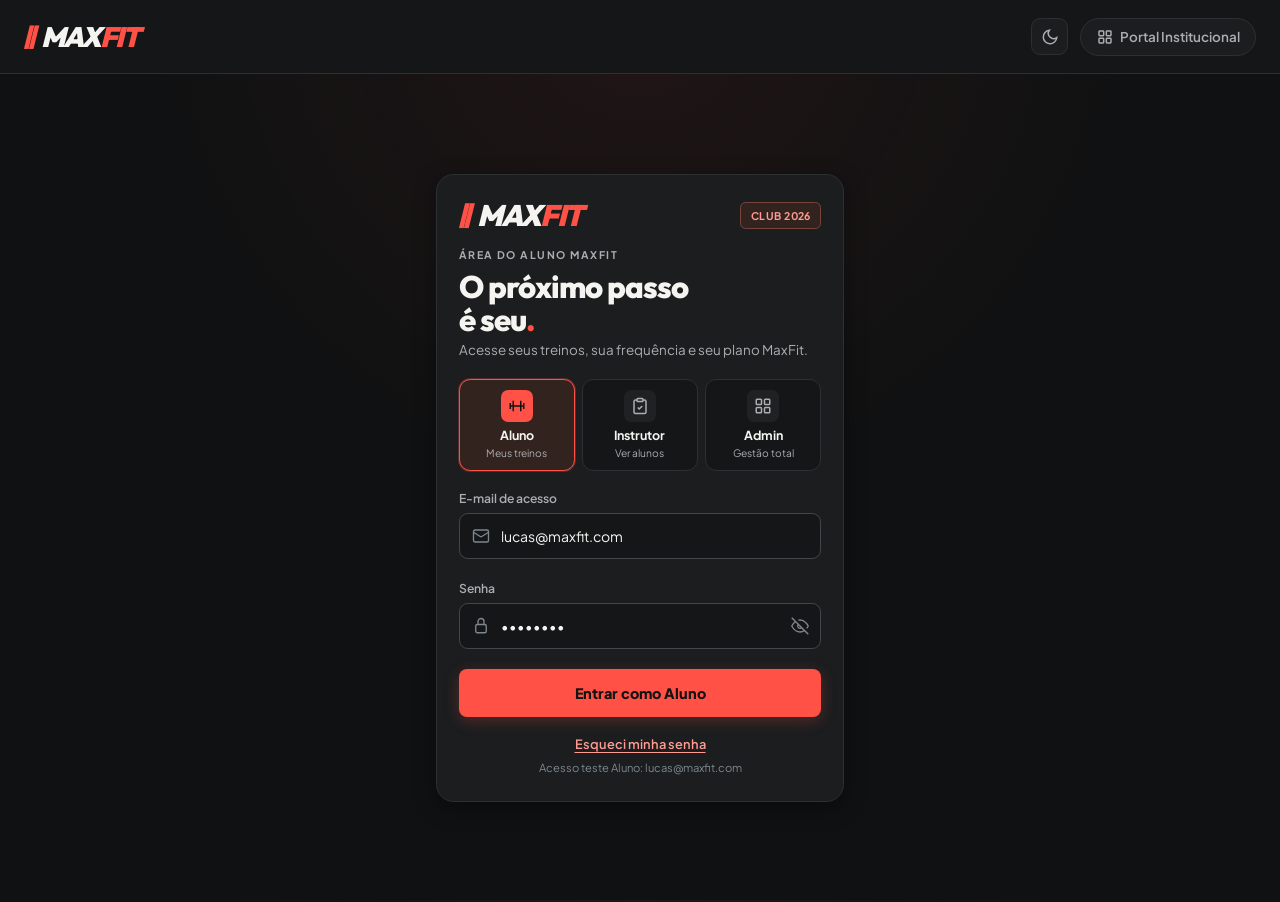
<file: login.html>
<!DOCTYPE html>
<html lang="pt-BR" data-theme="dark">
<head>
  <meta charset="UTF-8" />
  <meta name="viewport" content="width=device-width, initial-scale=1.0" />
  <meta name="theme-color" content="#101112" />
  <title>MaxFit — Acesso ao Sistema | Login Unificado</title>
  <meta name="description" content="Acesse a Área do Aluno, Painel do Instrutor ou Gestão Administrativa da Academia MaxFit." />
  <meta name="author" content="Matheus Duarte e Miguel" />
  <link rel="icon" href="data:image/svg+xml,%3Csvg xmlns='http://www.w3.org/2000/svg' viewBox='0 0 32 32'%3E%3Crect width='32' height='32' rx='6' fill='%23101112'/%3E%3Ctext x='4' y='23' font-family='Arial,sans-serif' font-weight='900' font-style='italic' font-size='18' fill='%23ff5145'%3E//M%3C/text%3E%3C/svg%3E" />
  <link rel="preconnect" href="https://fonts.googleapis.com" />
  <link rel="preconnect" href="https://fonts.gstatic.com" crossorigin />
  <link href="https://fonts.googleapis.com/css2?family=Outfit:ital,wght@0,600;0,700;0,800;0,900;1,800;1,900&family=Plus+Jakarta+Sans:wght@400;500;600;700;800&display=swap" rel="stylesheet" />
  <link rel="stylesheet" href="style.css" />
</head>
<body data-role="guest" class="login-body">
  <a href="#screen-login" class="skip-link">Pular para o formulário de login</a>

  <!-- Cabeçalho Superior da Tela de Login -->
  <header class="login-topbar" aria-label="Cabeçalho da Página de Login">
    <a href="index.html" class="logo" aria-label="Voltar para a Página Principal MaxFit">
      <span class="brand-mark" aria-hidden="true">//</span>MAX<span class="red">FIT</span>
    </a>
    <nav class="login-topbar-actions" aria-label="Ações Rápidas">
      <button type="button" class="btn-icon" id="btnToggleThemeLogin" title="Alternar tema Escuro / Claro" aria-label="Alternar tema">
        <svg viewBox="0 0 24 24" width="18" height="18" fill="none" stroke="currentColor" stroke-width="2" aria-hidden="true">
          <path d="M21 12.79A9 9 0 1 1 11.21 3 7 7 0 0 0 21 12.79z"></path>
        </svg>
      </button>
      <a href="portal.html" class="btn-back-home" title="Conhecer o Portal da Academia MaxFit">
        <svg viewBox="0 0 24 24" width="16" height="16" fill="none" stroke="currentColor" stroke-width="2.2" aria-hidden="true">
          <rect x="3" y="3" width="7" height="7" rx="1"></rect>
          <rect x="14" y="3" width="7" height="7" rx="1"></rect>
          <rect x="14" y="14" width="7" height="7" rx="1"></rect>
          <rect x="3" y="14" width="7" height="7" rx="1"></rect>
        </svg>
        <span>Portal Institucional</span>
      </a>
    </nav>
  </header>

  <!-- Área Principal do Login -->
  <main class="app-main login-main" id="appMain" tabindex="-1">
    <!-- =========================================================
         TELA DE LOGIN UNIFICADA MAXFIT COM 3 PERFIS
         Opções: 1. Aluno | 2. Instrutor | 3. Admin
         ========================================================= -->
    <section class="app-screen active" id="screen-login" aria-label="Tela de Acesso MaxFit">
      <article class="login-card panel">
        <header class="login-brand">
          <section class="login-brand-top" aria-label="Marca MaxFit">
            <span class="logo login-logo">
              <span class="brand-mark" aria-hidden="true">//</span>MAX<span class="red">FIT</span>
            </span>
            <span class="pill red-pill">CLUB 2026</span>
          </section>
          <p class="eyebrow" id="loginEyebrow">ÁREA DO ALUNO MAXFIT</p>
          <h1 class="login-title" id="loginHeroTitle">O próximo passo<br />é seu<span class="red">.</span></h1>
          <p class="login-subtitle" id="loginHeroSubtitle">Acesse seus treinos, sua frequência e seu plano MaxFit.</p>
        </header>

        <!-- Seletor de 3 Perfis: Aluno, Instrutor e Admin -->
        <fieldset class="role-selector-fieldset" aria-label="Selecionar perfil de acesso">
          <legend class="sr-only">Selecione seu perfil de acesso</legend>
          <nav class="role-selector-grid" role="tablist" aria-label="Perfis de acesso">
            <button
              type="button"
              class="role-tab active"
              data-login-role="student"
              id="tabRoleStudent"
              role="tab"
              aria-selected="true"
            >
              <span class="role-tab-icon" aria-hidden="true">
                <svg viewBox="0 0 24 24" width="18" height="18" fill="none" stroke="currentColor" stroke-width="2">
                  <path d="M7 5v14M3 8v8M17 5v14M21 8v8M3 12h18"></path>
                </svg>
              </span>
              <strong class="role-tab-title">Aluno</strong>
              <small class="role-tab-sub">Meus treinos</small>
            </button>

            <button
              type="button"
              class="role-tab"
              data-login-role="instructor"
              id="tabRoleInstructor"
              role="tab"
              aria-selected="false"
            >
              <span class="role-tab-icon" aria-hidden="true">
                <svg viewBox="0 0 24 24" width="18" height="18" fill="none" stroke="currentColor" stroke-width="2">
                  <path d="M16 4h2a2 2 0 0 1 2 2v14a2 2 0 0 1-2 2H6a2 2 0 0 1-2-2V6a2 2 0 0 1 2-2h2"></path>
                  <rect x="8" y="2" width="8" height="4" rx="1" ry="1"></rect>
                  <path d="M9 14l2 2 4-4"></path>
                </svg>
              </span>
              <strong class="role-tab-title">Instrutor</strong>
              <small class="role-tab-sub">Ver alunos</small>
            </button>

            <button
              type="button"
              class="role-tab"
              data-login-role="admin"
              id="tabRoleAdmin"
              role="tab"
              aria-selected="false"
            >
              <span class="role-tab-icon" aria-hidden="true">
                <svg viewBox="0 0 24 24" width="18" height="18" fill="none" stroke="currentColor" stroke-width="2">
                  <rect x="3" y="3" width="7" height="7" rx="1"></rect>
                  <rect x="14" y="3" width="7" height="7" rx="1"></rect>
                  <rect x="14" y="14" width="7" height="7" rx="1"></rect>
                  <rect x="3" y="14" width="7" height="7" rx="1"></rect>
                </svg>
              </span>
              <strong class="role-tab-title">Admin</strong>
              <small class="role-tab-sub">Gestão total</small>
            </button>
          </nav>
        </fieldset>

        <form class="login-form" id="loginForm" novalidate>
          <label class="field-label" for="loginEmail">
            <span>E-mail de acesso</span>
            <span class="input-affix">
              <svg class="affix-left" viewBox="0 0 24 24" width="18" height="18" fill="none" stroke="currentColor" stroke-width="1.8" aria-hidden="true">
                <rect x="2" y="4" width="20" height="16" rx="2"></rect>
                <path d="m22 7-8.97 5.7a1.94 1.94 0 0 1-2.06 0L2 7"></path>
              </svg>
              <input
                type="email"
                id="loginEmail"
                name="email"
                value="lucas@maxfit.com"
                placeholder="lucas@maxfit.com"
                required
                autocomplete="email"
              />
            </span>
            <small class="field-error" id="loginEmailError"></small>
          </label>

          <label class="field-label" for="loginPassword">
            <span>Senha</span>
            <span class="input-affix">
              <svg class="affix-left" viewBox="0 0 24 24" width="18" height="18" fill="none" stroke="currentColor" stroke-width="1.8" aria-hidden="true">
                <rect x="5" y="10" width="14" height="11" rx="2"></rect>
                <path d="M8 10V6a4 4 0 0 1 8 0v4"></path>
              </svg>
              <input
                type="password"
                id="loginPassword"
                name="password"
                value="12345678"
                placeholder="••••••••"
                required
                autocomplete="current-password"
              />
              <button type="button" class="affix-right" id="btnTogglePassword" aria-label="Mostrar ou ocultar senha">
                <svg id="eyeIconClosed" viewBox="0 0 24 24" width="18" height="18" fill="none" stroke="currentColor" stroke-width="1.8">
                  <path d="M17.94 17.94A10.07 10.07 0 0 1 12 20c-7 0-11-8-11-8a18.45 18.45 0 0 1 5.06-5.94M9.9 4.24A9.12 9.12 0 0 1 12 4c7 0 11 8 11 8a18.5 18.5 0 0 1-2.16 3.19m-6.72-1.07a3 3 0 1 1-4.24-4.24"></path>
                  <line x1="1" y1="1" x2="23" y2="23"></line>
                </svg>
                <svg id="eyeIconOpen" viewBox="0 0 24 24" width="18" height="18" fill="none" stroke="currentColor" stroke-width="1.8" class="hidden">
                  <path d="M1 12s4-8 11-8 11 8 11 8-4 8-11 8-11-8-11-8z"></path>
                  <circle cx="12" cy="12" r="3"></circle>
                </svg>
              </button>
            </span>
            <small class="field-error" id="loginPasswordError"></small>
          </label>

          <button type="submit" class="btn-primary btn-block" id="btnLoginSubmit">
            Entrar como Aluno
          </button>
        </form>

        <footer class="login-footer">
          <button type="button" class="link-forgot" id="btnForgotPassword">Esqueci minha senha</button>
          <p class="demo-note" id="loginDemoNote">Acesso teste Aluno: lucas@maxfit.com</p>
        </footer>
      </article>
    </section>
  </main>

  <!-- Dialog: Recuperar Senha -->
  <dialog class="modal-dialog-centered" id="modalForgotPass" aria-labelledby="forgotPassTitle">
    <h3 id="forgotPassTitle">Recuperar Acesso MaxFit</h3>
    <p>Informe seu e-mail cadastrado para receber as instruções ou procure a recepção da MaxFit.</p>
    <form id="forgotPassForm" class="app-form" novalidate>
      <label class="field-label" for="forgotPassEmail">
        <input type="email" id="forgotPassEmail" value="contato@maxfit.com" required />
      </label>
      <footer class="modal-actions">
        <button type="button" class="btn-secondary" data-close-modal="modalForgotPass">Cancelar</button>
        <button type="submit" class="btn-primary">Enviar Link</button>
      </footer>
    </form>
  </dialog>

  <!-- Notificações Toast -->
  <aside class="toast-container" id="toastContainer" aria-live="polite"></aside>

  <script src="script.js"></script>
</body>
</html>
</file>
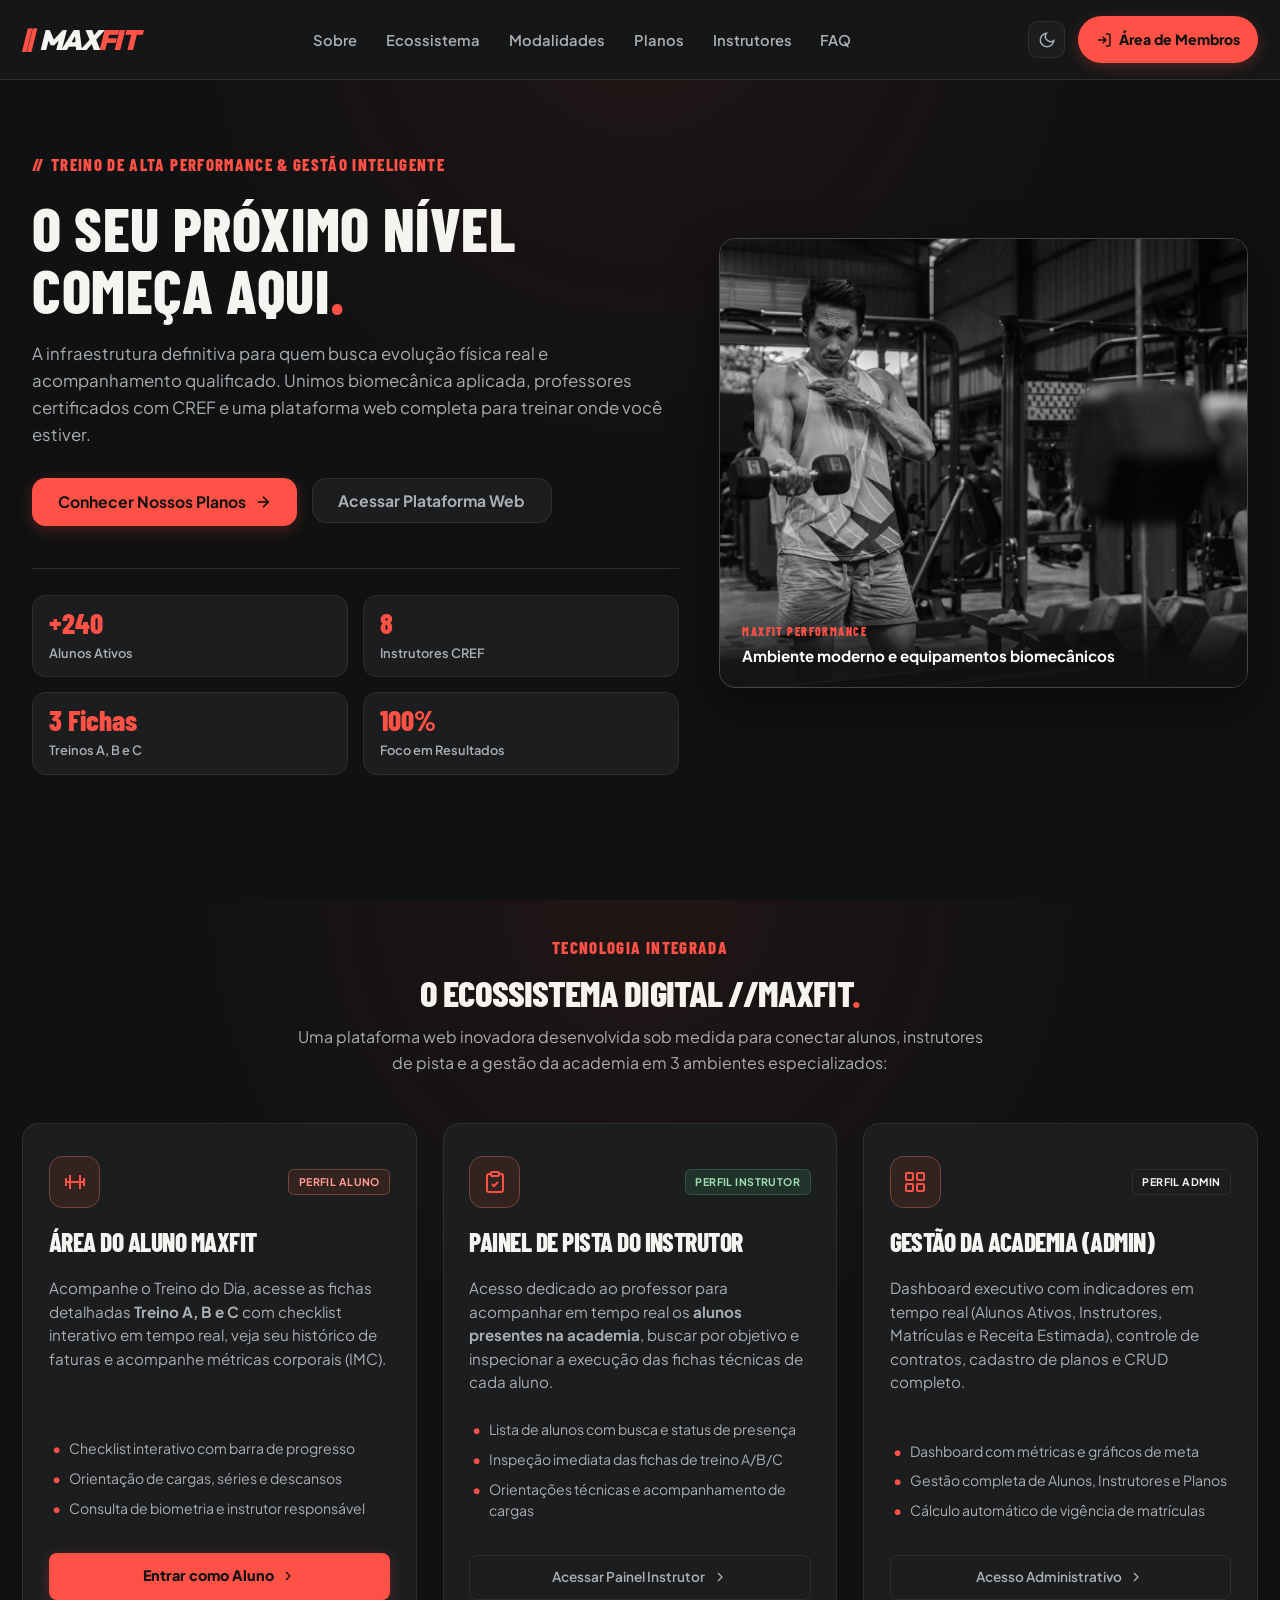
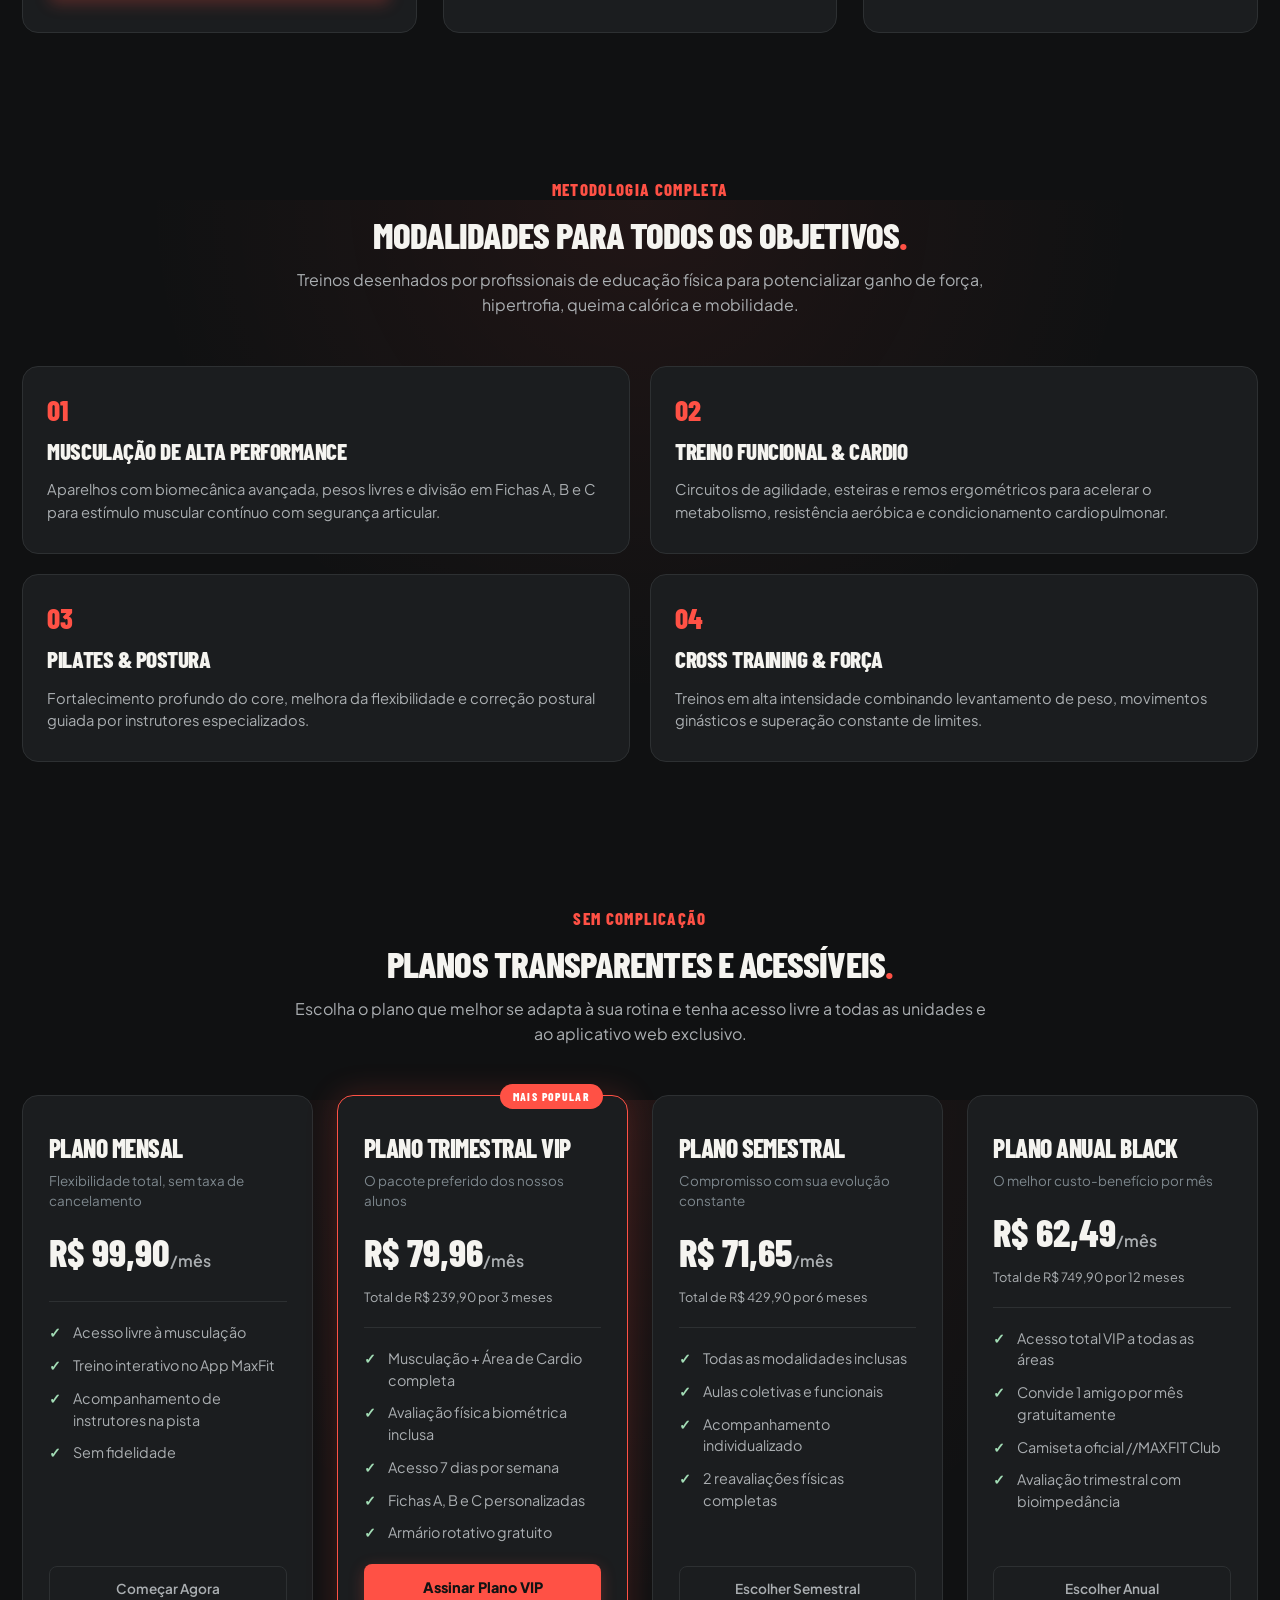
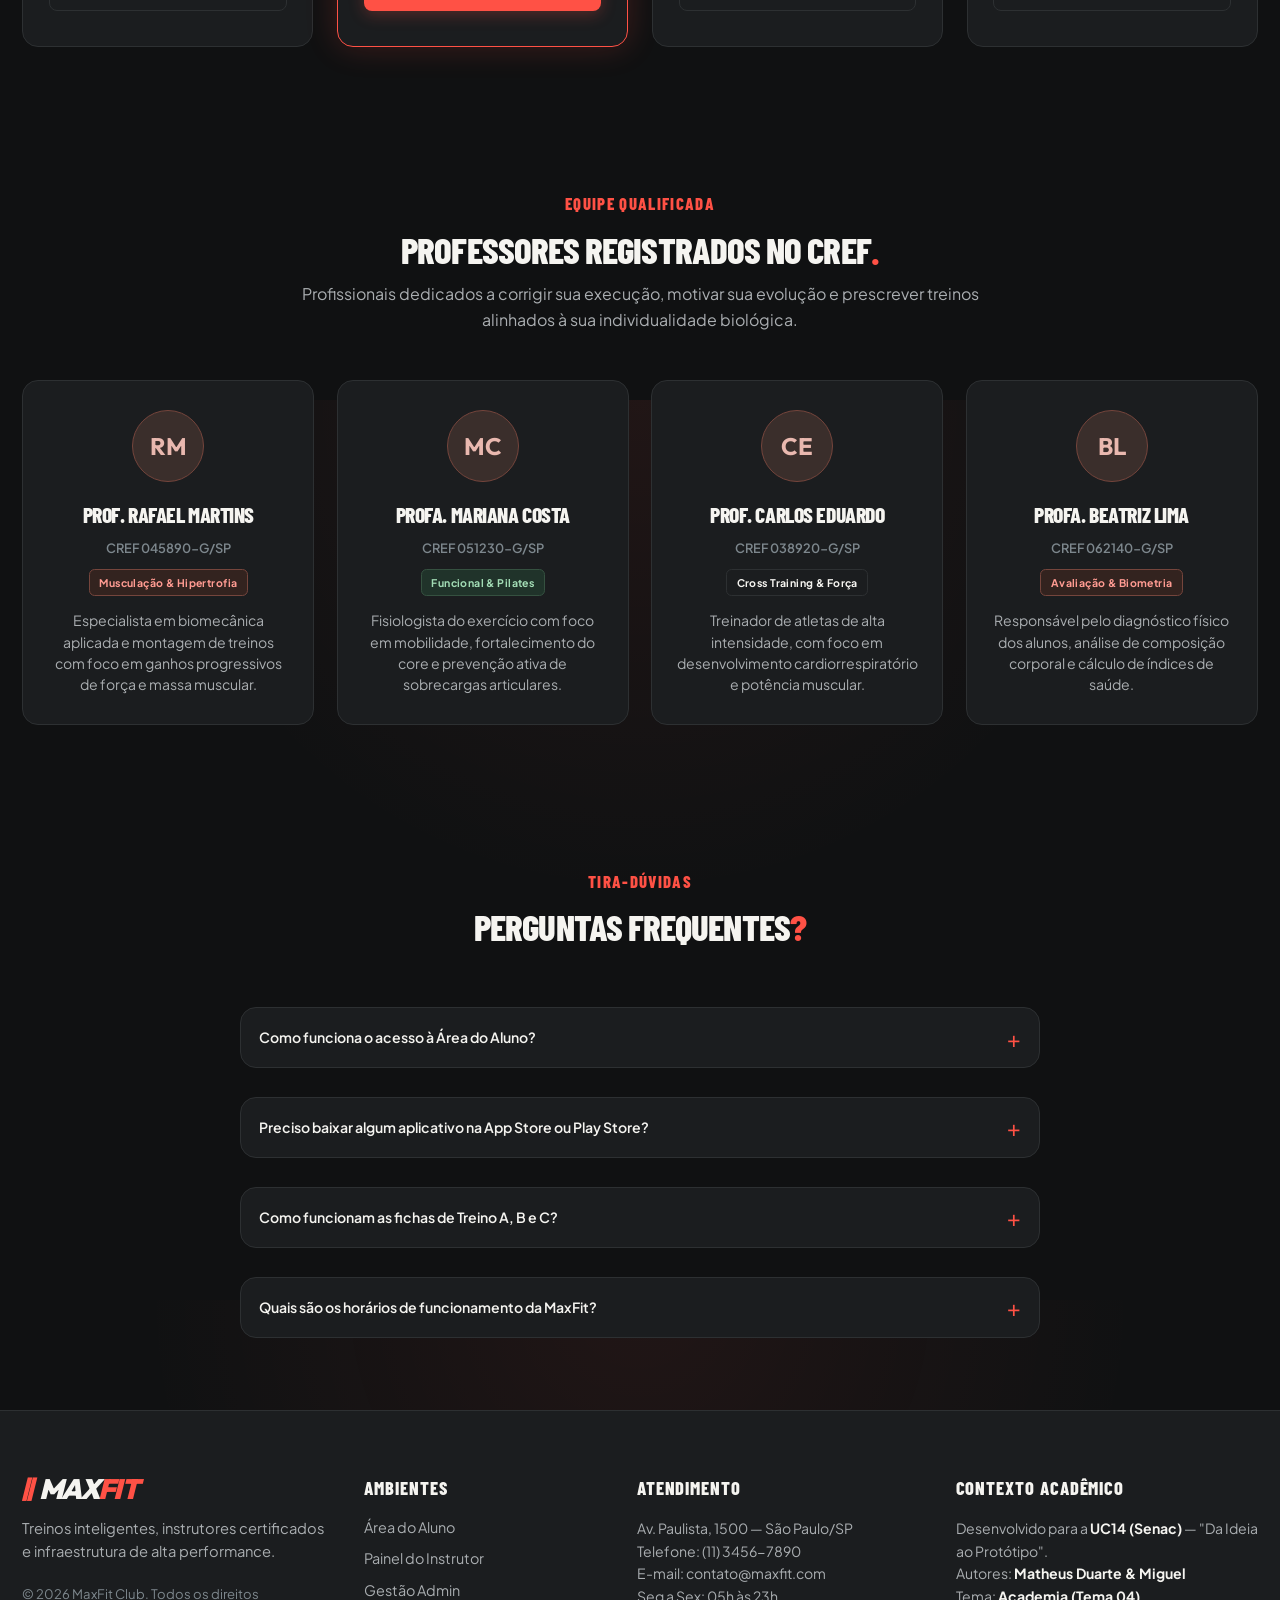
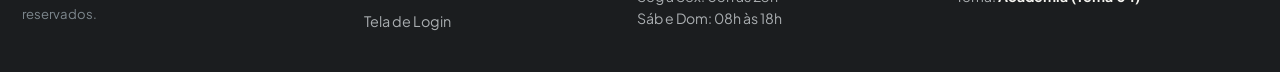
<file: portal.html>
<!DOCTYPE html>
<html lang="pt-BR" data-theme="dark">
<head>
  <meta charset="UTF-8" />
  <meta name="viewport" content="width=device-width, initial-scale=1.0" />
  <meta name="theme-color" content="#101112" />
  <title>MaxFit Club — Academia de Alta Performance &amp; Ecossistema Integrado</title>
  <meta name="description" content="MaxFit Club: Academia completa com treinos interativos A/B/C, acompanhamento técnico de instrutores e gestão integrada. Conheça nossos planos e acesse a plataforma." />
  <meta name="author" content="Matheus Duarte e Miguel" />
  <link rel="icon" href="data:image/svg+xml,%3Csvg xmlns='http://www.w3.org/2000/svg' viewBox='0 0 32 32'%3E%3Crect width='32' height='32' rx='6' fill='%23101112'/%3E%3Ctext x='4' y='23' font-family='Arial,sans-serif' font-weight='900' font-style='italic' font-size='18' fill='%23ff5145'%3E//M%3C/text%3E%3C/svg%3E" />
  <link rel="preconnect" href="https://fonts.googleapis.com" />
  <link rel="preconnect" href="https://fonts.gstatic.com" crossorigin />
  <link href="https://fonts.googleapis.com/css2?family=Outfit:ital,wght@0,600;0,700;0,800;0,900;1,800;1,900&family=Plus+Jakarta+Sans:wght@400;500;600;700;800&display=swap" rel="stylesheet" />
  <link rel="stylesheet" href="style.css" />
</head>
<body data-role="portal" class="landing-body" id="top">
  <a href="#mainContent" class="skip-link">Pular para o conteúdo principal</a>

  <!-- =========================================================
       CABEÇALHO PRINCIPAL DO PORTAL MAXFIT (ZERO DIVS)
       ========================================================= -->
  <header class="landing-header" aria-label="Cabeçalho Principal do Portal">
    <a href="#top" class="logo landing-logo" aria-label="MaxFit Club Página Inicial">
      <span class="brand-mark" aria-hidden="true">//</span>MAX<span class="red">FIT</span>
    </a>

    <nav class="landing-nav" aria-label="Navegação Institucional">
      <a href="#sobre" class="landing-nav-link">Sobre</a>
      <a href="#ecossistema" class="landing-nav-link">Ecossistema</a>
      <a href="#modalidades" class="landing-nav-link">Modalidades</a>
      <a href="#planos" class="landing-nav-link">Planos</a>
      <a href="#instrutores" class="landing-nav-link">Instrutores</a>
      <a href="#faq" class="landing-nav-link">FAQ</a>
    </nav>

    <section class="landing-header-actions" aria-label="Ações de Acesso">
      <button type="button" class="btn-icon" id="btnToggleThemeLanding" title="Alternar tema Escuro / Claro" aria-label="Alternar tema">
        <svg viewBox="0 0 24 24" width="18" height="18" fill="none" stroke="currentColor" stroke-width="2" aria-hidden="true">
          <path d="M21 12.79A9 9 0 1 1 11.21 3 7 7 0 0 0 21 12.79z"></path>
        </svg>
      </button>
      <a href="login.html" class="btn-primary btn-landing-cta" title="Acessar o Sistema MaxFit">
        <svg viewBox="0 0 24 24" width="16" height="16" fill="none" stroke="currentColor" stroke-width="2.2" aria-hidden="true">
          <path d="M15 3h4a2 2 0 0 1 2 2v14a2 2 0 0 1-2 2h-4M10 17l5-5-5-5M15 12H3"></path>
        </svg>
        <span>Área de Membros</span>
      </a>
    </section>
  </header>

  <!-- =========================================================
       CONTEÚDO PRINCIPAL (LANDING PAGE MULTI-SEÇÃO)
       ========================================================= -->
  <main id="mainContent" class="landing-main">
    <!-- HERO SECTION -->
    <section id="sobre" class="landing-hero" aria-labelledby="heroTitle">
      <section class="landing-hero-content">
        <p class="landing-eyebrow">
          <span class="brand-mark" aria-hidden="true">//</span> TREINO DE ALTA PERFORMANCE &amp; GESTÃO INTELIGENTE
        </p>
        <h1 id="heroTitle" class="landing-hero-title">
          O SEU PRÓXIMO NÍVEL COMEÇA AQUI<span class="red">.</span>
        </h1>
        <p class="landing-hero-description">
          A infraestrutura definitiva para quem busca evolução física real e acompanhamento qualificado. Unimos biomecânica aplicada, professores certificados com CREF e uma plataforma web completa para treinar onde você estiver.
        </p>

        <section class="landing-hero-cta-group" aria-label="Chamadas de Ação">
          <a href="#planos" class="btn-primary btn-large">
            <span>Conhecer Nossos Planos</span>
            <svg viewBox="0 0 24 24" width="18" height="18" fill="none" stroke="currentColor" stroke-width="2.2" aria-hidden="true">
              <line x1="5" y1="12" x2="19" y2="12"></line>
              <polyline points="12 5 19 12 12 19"></polyline>
            </svg>
          </a>
          <a href="login.html" class="btn-secondary btn-large">
            <span>Acessar Plataforma Web</span>
          </a>
        </section>

        <!-- Métricas de Destaque -->
        <section class="landing-hero-stats" aria-label="Estatísticas da MaxFit">
          <article class="hero-stat-card">
            <strong>+240</strong>
            <span>Alunos Ativos</span>
          </article>
          <article class="hero-stat-card">
            <strong>8</strong>
            <span>Instrutores CREF</span>
          </article>
          <article class="hero-stat-card">
            <strong>3 Fichas</strong>
            <span>Treinos A, B e C</span>
          </article>
          <article class="hero-stat-card">
            <strong>100%</strong>
            <span>Foco em Resultados</span>
          </article>
        </section>
      </section>

      <!-- Imagem Hero em Destaque -->
      <figure class="landing-hero-figure">
        <img
          src="assets/treino.jpg"
          alt="Aluno treinando musculação de alta intensidade com halteres no MaxFit Club"
          width="1800"
          height="1200"
          fetchpriority="high"
          class="landing-hero-image"
        />
        <figcaption class="hero-image-caption">
          <span class="caption-tag">MAXFIT PERFORMANCE</span>
          <strong>Ambiente moderno e equipamentos biomecânicos</strong>
        </figcaption>
      </figure>
    </section>

    <!-- SEÇÃO: O ECOSSISTEMA DIGITAL MAXFIT (3 AMBIENTES) -->
    <section id="ecossistema" class="landing-section" aria-labelledby="ecosystemTitle">
      <header class="section-title-wrap">
        <p class="landing-eyebrow">TECNOLOGIA INTEGRADA</p>
        <h2 id="ecosystemTitle" class="section-main-title">
          O Ecossistema Digital //MAXFIT<span class="red">.</span>
        </h2>
        <p class="section-subtitle-text">
          Uma plataforma web inovadora desenvolvida sob medida para conectar alunos, instrutores de pista e a gestão da academia em 3 ambientes especializados:
        </p>
      </header>

      <section class="portal-cards-grid" aria-label="As 3 Áreas do Sistema MaxFit">
        <!-- Card 01: Área do Aluno -->
        <article class="portal-card">
          <header class="portal-card-header">
            <span class="portal-icon-badge" aria-hidden="true">
              <svg viewBox="0 0 24 24" width="24" height="24" fill="none" stroke="currentColor" stroke-width="2">
                <path d="M7 5v14M3 8v8M17 5v14M21 8v8M3 12h18"></path>
              </svg>
            </span>
            <span class="pill red-pill">PERFIL ALUNO</span>
          </header>
          <h3 class="portal-card-title">Área do Aluno MaxFit</h3>
          <p class="portal-card-desc">
            Acompanhe o Treino do Dia, acesse as fichas detalhadas <strong>Treino A, B e C</strong> com checklist interativo em tempo real, veja seu histórico de faturas e acompanhe métricas corporais (IMC).
          </p>
          <ul class="portal-feature-list">
            <li>Checklist interativo com barra de progresso</li>
            <li>Orientação de cargas, séries e descansos</li>
            <li>Consulta de biometria e instrutor responsável</li>
          </ul>
          <footer class="portal-card-footer">
            <a href="login.html?role=student" class="btn-primary btn-block">
              <span>Entrar como Aluno</span>
              <svg viewBox="0 0 24 24" width="16" height="16" fill="none" stroke="currentColor" stroke-width="2" aria-hidden="true">
                <polyline points="9 18 15 12 9 6"></polyline>
              </svg>
            </a>
          </footer>
        </article>

        <!-- Card 02: Painel do Instrutor -->
        <article class="portal-card">
          <header class="portal-card-header">
            <span class="portal-icon-badge" aria-hidden="true">
              <svg viewBox="0 0 24 24" width="24" height="24" fill="none" stroke="currentColor" stroke-width="2">
                <path d="M16 4h2a2 2 0 0 1 2 2v14a2 2 0 0 1-2 2H6a2 2 0 0 1-2-2V6a2 2 0 0 1 2-2h2"></path>
                <rect x="8" y="2" width="8" height="4" rx="1" ry="1"></rect>
                <path d="M9 14l2 2 4-4"></path>
              </svg>
            </span>
            <span class="pill green">PERFIL INSTRUTOR</span>
          </header>
          <h3 class="portal-card-title">Painel de Pista do Instrutor</h3>
          <p class="portal-card-desc">
            Acesso dedicado ao professor para acompanhar em tempo real os <strong>alunos presentes na academia</strong>, buscar por objetivo e inspecionar a execução das fichas técnicas de cada aluno.
          </p>
          <ul class="portal-feature-list">
            <li>Lista de alunos com busca e status de presença</li>
            <li>Inspeção imediata das fichas de treino A/B/C</li>
            <li>Orientações técnicas e acompanhamento de cargas</li>
          </ul>
          <footer class="portal-card-footer">
            <a href="login.html?role=instructor" class="btn-secondary btn-block">
              <span>Acessar Painel Instrutor</span>
              <svg viewBox="0 0 24 24" width="16" height="16" fill="none" stroke="currentColor" stroke-width="2" aria-hidden="true">
                <polyline points="9 18 15 12 9 6"></polyline>
              </svg>
            </a>
          </footer>
        </article>

        <!-- Card 03: Gestão Admin -->
        <article class="portal-card">
          <header class="portal-card-header">
            <span class="portal-icon-badge" aria-hidden="true">
              <svg viewBox="0 0 24 24" width="24" height="24" fill="none" stroke="currentColor" stroke-width="2">
                <rect x="3" y="3" width="7" height="7" rx="1"></rect>
                <rect x="14" y="3" width="7" height="7" rx="1"></rect>
                <rect x="14" y="14" width="7" height="7" rx="1"></rect>
                <rect x="3" y="14" width="7" height="7" rx="1"></rect>
              </svg>
            </span>
            <span class="pill amber">PERFIL ADMIN</span>
          </header>
          <h3 class="portal-card-title">Gestão da Academia (Admin)</h3>
          <p class="portal-card-desc">
            Dashboard executivo com indicadores em tempo real (Alunos Ativos, Instrutores, Matrículas e Receita Estimada), controle de contratos, cadastro de planos e CRUD completo.
          </p>
          <ul class="portal-feature-list">
            <li>Dashboard com métricas e gráficos de meta</li>
            <li>Gestão completa de Alunos, Instrutores e Planos</li>
            <li>Cálculo automático de vigência de matrículas</li>
          </ul>
          <footer class="portal-card-footer">
            <a href="login.html?role=admin" class="btn-secondary btn-block">
              <span>Acesso Administrativo</span>
              <svg viewBox="0 0 24 24" width="16" height="16" fill="none" stroke="currentColor" stroke-width="2" aria-hidden="true">
                <polyline points="9 18 15 12 9 6"></polyline>
              </svg>
            </a>
          </footer>
        </article>
      </section>
    </section>

    <!-- SEÇÃO: MODALIDADES -->
    <section id="modalidades" class="landing-section" aria-labelledby="modalitiesTitle">
      <header class="section-title-wrap">
        <p class="landing-eyebrow">METODOLOGIA COMPLETA</p>
        <h2 id="modalitiesTitle" class="section-main-title">
          Modalidades para Todos os Objetivos<span class="red">.</span>
        </h2>
        <p class="section-subtitle-text">
          Treinos desenhados por profissionais de educação física para potencializar ganho de força, hipertrofia, queima calórica e mobilidade.
        </p>
      </header>

      <section class="modalities-grid" aria-label="Lista de Modalidades">
        <article class="modality-card">
          <span class="modality-badge">01</span>
          <h3 class="modality-title">Musculação de Alta Performance</h3>
          <p class="modality-desc">
            Aparelhos com biomecânica avançada, pesos livres e divisão em Fichas A, B e C para estímulo muscular contínuo com segurança articular.
          </p>
        </article>

        <article class="modality-card">
          <span class="modality-badge">02</span>
          <h3 class="modality-title">Treino Funcional &amp; Cardio</h3>
          <p class="modality-desc">
            Circuitos de agilidade, esteiras e remos ergométricos para acelerar o metabolismo, resistência aeróbica e condicionamento cardiopulmonar.
          </p>
        </article>

        <article class="modality-card">
          <span class="modality-badge">03</span>
          <h3 class="modality-title">Pilates &amp; Postura</h3>
          <p class="modality-desc">
            Fortalecimento profundo do core, melhora da flexibilidade e correção postural guiada por instrutores especializados.
          </p>
        </article>

        <article class="modality-card">
          <span class="modality-badge">04</span>
          <h3 class="modality-title">Cross Training &amp; Força</h3>
          <p class="modality-desc">
            Treinos em alta intensidade combinando levantamento de peso, movimentos ginásticos e superação constante de limites.
          </p>
        </article>
      </section>
    </section>

    <!-- SEÇÃO: PLANOS & VALORES -->
    <section id="planos" class="landing-section" aria-labelledby="plansTitle">
      <header class="section-title-wrap">
        <p class="landing-eyebrow">SEM COMPLICAÇÃO</p>
        <h2 id="plansTitle" class="section-main-title">
          Planos Transparentes e Acessíveis<span class="red">.</span>
        </h2>
        <p class="section-subtitle-text">
          Escolha o plano que melhor se adapta à sua rotina e tenha acesso livre a todas as unidades e ao aplicativo web exclusivo.
        </p>
      </header>

      <section class="landing-plans-grid" aria-label="Planos Disponíveis">
        <!-- Plano Mensal -->
        <article class="landing-plan-card">
          <header class="plan-header-area">
            <h3 class="plan-name">Plano Mensal</h3>
            <p class="plan-period">Flexibilidade total, sem taxa de cancelamento</p>
            <strong class="plan-price-display">R$ 99,90<span>/mês</span></strong>
          </header>
          <ul class="plan-perks-list">
            <li>Acesso livre à musculação</li>
            <li>Treino interativo no App MaxFit</li>
            <li>Acompanhamento de instrutores na pista</li>
            <li>Sem fidelidade</li>
          </ul>
          <footer class="plan-card-cta">
            <a href="login.html?role=student" class="btn-secondary btn-block">Começar Agora</a>
          </footer>
        </article>

        <!-- Plano Trimestral VIP (Mais Popular) -->
        <article class="landing-plan-card featured-plan">
          <span class="featured-ribbon">MAIS POPULAR</span>
          <header class="plan-header-area">
            <h3 class="plan-name">Plano Trimestral VIP</h3>
            <p class="plan-period">O pacote preferido dos nossos alunos</p>
            <strong class="plan-price-display">R$ 79,96<span>/mês</span></strong>
            <small class="plan-total-note">Total de R$ 239,90 por 3 meses</small>
          </header>
          <ul class="plan-perks-list">
            <li>Musculação + Área de Cardio completa</li>
            <li>Avaliação física biométrica inclusa</li>
            <li>Acesso 7 dias por semana</li>
            <li>Fichas A, B e C personalizadas</li>
            <li>Armário rotativo gratuito</li>
          </ul>
          <footer class="plan-card-cta">
            <a href="login.html?role=student" class="btn-primary btn-block">Assinar Plano VIP</a>
          </footer>
        </article>

        <!-- Plano Semestral -->
        <article class="landing-plan-card">
          <header class="plan-header-area">
            <h3 class="plan-name">Plano Semestral</h3>
            <p class="plan-period">Compromisso com sua evolução constante</p>
            <strong class="plan-price-display">R$ 71,65<span>/mês</span></strong>
            <small class="plan-total-note">Total de R$ 429,90 por 6 meses</small>
          </header>
          <ul class="plan-perks-list">
            <li>Todas as modalidades inclusas</li>
            <li>Aulas coletivas e funcionais</li>
            <li>Acompanhamento individualizado</li>
            <li>2 reavaliações físicas completas</li>
          </ul>
          <footer class="plan-card-cta">
            <a href="login.html?role=student" class="btn-secondary btn-block">Escolher Semestral</a>
          </footer>
        </article>

        <!-- Plano Anual Black -->
        <article class="landing-plan-card">
          <header class="plan-header-area">
            <h3 class="plan-name">Plano Anual Black</h3>
            <p class="plan-period">O melhor custo-benefício por mês</p>
            <strong class="plan-price-display">R$ 62,49<span>/mês</span></strong>
            <small class="plan-total-note">Total de R$ 749,90 por 12 meses</small>
          </header>
          <ul class="plan-perks-list">
            <li>Acesso total VIP a todas as áreas</li>
            <li>Convide 1 amigo por mês gratuitamente</li>
            <li>Camiseta oficial //MAXFIT Club</li>
            <li>Avaliação trimestral com bioimpedância</li>
          </ul>
          <footer class="plan-card-cta">
            <a href="login.html?role=student" class="btn-secondary btn-block">Escolher Anual</a>
          </footer>
        </article>
      </section>
    </section>

    <!-- SEÇÃO: CORPO TÉCNICO -->
    <section id="instrutores" class="landing-section" aria-labelledby="coachesTitle">
      <header class="section-title-wrap">
        <p class="landing-eyebrow">EQUIPE QUALIFICADA</p>
        <h2 id="coachesTitle" class="section-main-title">
          Professores Registrados no CREF<span class="red">.</span>
        </h2>
        <p class="section-subtitle-text">
          Profissionais dedicados a corrigir sua execução, motivar sua evolução e prescrever treinos alinhados à sua individualidade biológica.
        </p>
      </header>

      <section class="coaches-grid" aria-label="Instrutores MaxFit">
        <article class="coach-landing-card">
          <span class="avatar-circle coach-large-avatar">RM</span>
          <h3 class="coach-name">Prof. Rafael Martins</h3>
          <p class="coach-cref">CREF 045890-G/SP</p>
          <span class="pill red-pill">Musculação &amp; Hipertrofia</span>
          <p class="coach-bio">
            Especialista em biomecânica aplicada e montagem de treinos com foco em ganhos progressivos de força e massa muscular.
          </p>
        </article>

        <article class="coach-landing-card">
          <span class="avatar-circle coach-large-avatar">MC</span>
          <h3 class="coach-name">Profa. Mariana Costa</h3>
          <p class="coach-cref">CREF 051230-G/SP</p>
          <span class="pill green">Funcional &amp; Pilates</span>
          <p class="coach-bio">
            Fisiologista do exercício com foco em mobilidade, fortalecimento do core e prevenção ativa de sobrecargas articulares.
          </p>
        </article>

        <article class="coach-landing-card">
          <span class="avatar-circle coach-large-avatar">CE</span>
          <h3 class="coach-name">Prof. Carlos Eduardo</h3>
          <p class="coach-cref">CREF 038920-G/SP</p>
          <span class="pill amber">Cross Training &amp; Força</span>
          <p class="coach-bio">
            Treinador de atletas de alta intensidade, com foco em desenvolvimento cardiorrespiratório e potência muscular.
          </p>
        </article>

        <article class="coach-landing-card">
          <span class="avatar-circle coach-large-avatar">BL</span>
          <h3 class="coach-name">Profa. Beatriz Lima</h3>
          <p class="coach-cref">CREF 062140-G/SP</p>
          <span class="pill red-pill">Avaliação &amp; Biometria</span>
          <p class="coach-bio">
            Responsável pelo diagnóstico físico dos alunos, análise de composição corporal e cálculo de índices de saúde.
          </p>
        </article>
      </section>
    </section>

    <!-- SEÇÃO: PERGUNTAS FREQUENTES (FAQ) COM <details> NATIVO -->
    <section id="faq" class="landing-section" aria-labelledby="faqTitle">
      <header class="section-title-wrap">
        <p class="landing-eyebrow">TIRA-DÚVIDAS</p>
        <h2 id="faqTitle" class="section-main-title">
          Perguntas Frequentes<span class="red">?</span>
        </h2>
      </header>

      <section class="landing-faq-stack" aria-label="Acordeão de Dúvidas">
        <details class="panel faq">
          <summary>Como funciona o acesso à Área do Aluno?<span>+</span></summary>
          <p>
            Assim que você se matricula na recepção ou confirma seu plano, você recebe seu e-mail e senha de acesso. Pelo celular ou computador, basta acessar a tela de login para visualizar sua ficha de treino interativa em qualquer lugar.
          </p>
        </details>

        <details class="panel faq">
          <summary>Preciso baixar algum aplicativo na App Store ou Play Store?<span>+</span></summary>
          <p>
            Não! A plataforma MaxFit foi desenvolvida com tecnologia web responsiva e semântica. Você pode adicionar à tela inicial do seu celular e usá-la como um aplicativo nativo, leve e sem consumir a memória do seu aparelho.
          </p>
        </details>

        <details class="panel faq">
          <summary>Como funcionam as fichas de Treino A, B e C?<span>+</span></summary>
          <p>
            Seu professor responsável monta a periodização ideal para o seu objetivo. Pelo app, você marca cada exercício concluído, acompanha séries, repetições, carga e lê as notas técnicas do instrutor.
          </p>
        </details>

        <details class="panel faq">
          <summary>Quais são os horários de funcionamento da MaxFit?<span>+</span></summary>
          <p>
            Funcionamos de Segunda a Sexta-feira das 05h às 23h. Aos Sábados e Domingos das 08h às 18h.
          </p>
        </details>
      </section>
    </section>
  </main>

  <!-- =========================================================
       RODAPÉ INSTITUCIONAL (PORTAL MAXFIT)
       ========================================================= -->
  <footer class="landing-footer" aria-label="Rodapé Institucional MaxFit">
    <section class="landing-footer-grid">
      <section class="footer-brand-col">
        <a href="#top" class="logo" aria-label="Voltar ao início">
          <span class="brand-mark" aria-hidden="true">//</span>MAX<span class="red">FIT</span>
        </a>
        <p class="footer-tagline">
          Treinos inteligentes, instrutores certificados e infraestrutura de alta performance.
        </p>
        <p class="footer-copy">
          &copy; 2026 MaxFit Club. Todos os direitos reservados.
        </p>
      </section>

      <section class="footer-links-col">
        <h4>Ambientes</h4>
        <nav class="footer-nav" aria-label="Links para os Ambientes">
          <a href="login.html?role=student">Área do Aluno</a>
          <a href="login.html?role=instructor">Painel do Instrutor</a>
          <a href="login.html?role=admin">Gestão Admin</a>
          <a href="login.html">Tela de Login</a>
        </nav>
      </section>

      <section class="footer-links-col">
        <h4>Atendimento</h4>
        <address class="footer-address">
          Av. Paulista, 1500 — São Paulo/SP<br />
          Telefone: (11) 3456-7890<br />
          E-mail: contato@maxfit.com
        </address>
        <p class="footer-hours">
          Seg a Sex: 05h às 23h<br />
          Sáb e Dom: 08h às 18h
        </p>
      </section>

      <section class="footer-links-col">
        <h4>Contexto Acadêmico</h4>
        <p class="footer-academic">
          Desenvolvido para a <strong>UC14 (Senac)</strong> — "Da Ideia ao Protótipo".<br />
          Autores: <strong>Matheus Duarte &amp; Miguel</strong><br />
          Tema: <strong>Academia (Tema 04)</strong>
        </p>
      </section>
    </section>
  </footer>

  <!-- Notificações Toast -->
  <aside class="toast-container" id="toastContainer" aria-live="polite"></aside>

  <script src="script.js"></script>
</body>
</html>
</file>
<file: style.css>
/* ==========================================================================
   MAXFIT CLUB — Área do Aluno (Treinos), Área do Instrutor & Painel Admin
   Autores: Matheus Duarte & Miguel | UC14
   Identidade Visual Oficial MaxFit (Dark Carbon #101112 & Red #ff5145)
   Arquitetura Mobile-First Responsiva + HTML5 Estritamente Semântico
   ========================================================================== */

@font-face {
  font-family: "Barlow Condensed";
  font-style: normal;
  font-weight: 800;
  font-display: swap;
  src: url("assets/barlow-condensed.ttf") format("truetype");
}

:root,
[data-theme="dark"] {
  --bg: #101112;
  --surface: #1b1d1f;
  --raised: #232527;
  --border: #323436;
  --text: #f5f4f0;
  --muted: #aaaeb1;
  --red: #ff5145;
  --red-hover: #ff7265;
  --red-light: #ff9b92;
  --green: #a2dcb5;
  --radius: 16px;
  --ease: cubic-bezier(0.22, 1, 0.36, 1);

  --bg-screen: #101112;
  --bg-surface: #1b1d1f;
  --bg-surface-hover: #232527;
  --bg-input: #141618;
  --bg-nav: rgba(21, 23, 25, 0.96);
  --border-subtle: #2d3032;
  --border-strong: #43474a;
  --border-focus: #ff5145;

  --text-primary: #f5f4f0;
  --text-secondary: #aaaeb1;
  --text-muted: #7d878d;

  --accent: #ff5145;
  --accent-hover: #ff7265;
  --accent-soft: #33231f;
  --accent-border: #75453c;

  --active-green: #a2dcb5;
  --active-green-bg: #20332a;
  --active-green-border: #355140;

  --amber: #f59e0b;
  --amber-soft: rgba(245, 158, 11, 0.15);
  --amber-border: rgba(245, 158, 11, 0.35);

  --danger: #ff5145;
  --danger-soft: rgba(255, 81, 69, 0.16);
  --danger-border: rgba(255, 81, 69, 0.42);

  --shadow-card: 0 0.4rem 1.4rem rgba(0, 0, 0, 0.38);
  --shadow-fab: 0 0.5rem 1.5rem rgba(255, 81, 69, 0.4);
  --radius-sm: 0.5rem;
  --radius-md: 0.85rem;
  --radius-lg: 1rem;
  --radius-pill: 999rem;

  --font-display: "Outfit", "Segoe UI", system-ui, -apple-system, sans-serif;
  --font-condensed: "Barlow Condensed", Impact, "Arial Narrow", sans-serif;
  --font-sans: "Plus Jakarta Sans", "Segoe UI", Arial, sans-serif;
}

[data-theme="light"] {
  --bg: #f4f3ef;
  --surface: #ffffff;
  --raised: #f9f8f6;
  --border: #dcdad3;
  --text: #151618;
  --muted: #5a6065;
  --red: #e03e33;
  --red-hover: #ff5145;
  --red-light: #c83227;
  --green: #156d3b;

  --bg-screen: #f4f3ef;
  --bg-surface: #ffffff;
  --bg-surface-hover: #f9f8f6;
  --bg-input: #ffffff;
  --bg-nav: rgba(255, 255, 255, 0.96);
  --border-subtle: #dcdad3;
  --border-strong: #c4c1b8;
  --border-focus: #e03e33;

  --text-primary: #151618;
  --text-secondary: #52585d;
  --text-muted: #767d82;

  --accent: #e03e33;
  --accent-hover: #c83227;
  --accent-soft: rgba(224, 62, 51, 0.1);
  --accent-border: rgba(224, 62, 51, 0.35);

  --active-green: #146c38;
  --active-green-bg: #e3f5ea;
  --active-green-border: #a3dfb9;

  --shadow-card: 0 0.25rem 0.9rem rgba(20, 20, 20, 0.06);
}

/* ==========================================================================
   RESET E ELEMENTOS GLOBAIS MAXFIT
   ========================================================================== */

*,
*::before,
*::after {
  box-sizing: border-box;
  margin: 0;
  padding: 0;
  -webkit-tap-highlight-color: transparent;
}

html {
  font-size: 100%;
  height: 100%;
  scroll-behavior: smooth;
}

body {
  min-height: 100dvh;
  height: 100dvh;
  display: flex;
  flex-direction: column;
  font-family: var(--font-sans);
  background-color: var(--bg-screen);
  background-image: radial-gradient(circle at 50% 0%, rgba(255, 81, 69, 0.07), transparent 45%);
  color: var(--text-primary);
  line-height: 1.5;
  overflow: hidden;
  -webkit-font-smoothing: antialiased;
}

::selection {
  background: var(--red);
  color: #101112;
}

a {
  color: inherit;
  text-decoration: none;
}

button,
input,
select,
output,
fieldset {
  font-family: inherit;
  font-size: inherit;
  color: inherit;
  border: none;
  background: none;
  min-width: 0;
}

button,
a,
summary,
input,
select {
  touch-action: manipulation;
}

button {
  cursor: pointer;
}

h1,
h2,
h3,
.kpi-value,
.login-title,
.plan-price-val {
  font-family: var(--font-display);
}

h1 {
  font-size: 2.1rem;
  line-height: 1.06;
  letter-spacing: -0.04em;
  font-weight: 800;
}

h2 {
  font-size: 1.28rem;
  line-height: 1.25;
  letter-spacing: -0.025em;
  font-weight: 700;
}

h3 {
  font-size: 1.06rem;
  line-height: 1.3;
  letter-spacing: -0.02em;
  font-weight: 700;
}

small,
.small {
  font-size: 0.85rem;
}

.muted {
  color: var(--muted);
}

.red {
  color: var(--red);
}

.hidden {
  display: none !important;
}

.sr-only {
  position: absolute;
  width: 1px;
  height: 1px;
  padding: 0;
  margin: -1px;
  overflow: hidden;
  clip: rect(0, 0, 0, 0);
  white-space: nowrap;
  border: 0;
}

.skip-link {
  position: fixed;
  left: 1rem;
  top: -5rem;
  padding: 0.85rem 1.1rem;
  background: var(--red);
  color: #101112;
  font-weight: 700;
  border-radius: 0.5rem;
  z-index: 200;
}

.skip-link:focus {
  top: 0.75rem;
}

/* ==========================================================================
   LOGOTIPO E ASSINATURA VISUAL MAXFIT (//MAXFIT)
   ========================================================================== */

.logo {
  font-family: var(--font-display);
  font-size: 1.75rem;
  font-weight: 900;
  font-style: italic;
  letter-spacing: -0.06em;
  white-space: nowrap;
  line-height: 1;
  color: var(--text-primary);
  display: inline-flex;
  align-items: center;
}

.brand-mark {
  color: var(--red);
  font-style: normal;
  letter-spacing: -0.18em;
  margin-right: 0.42rem;
}

.eyebrow,
.subtle-label {
  font-size: 0.66rem;
  font-weight: 700;
  letter-spacing: 0.14em;
  text-transform: uppercase;
}

.eyebrow {
  color: var(--muted);
  margin-bottom: 0.4rem;
}

.subtle-label {
  color: var(--muted);
  letter-spacing: 0.09em;
}

.subtle-label.red {
  color: var(--red);
}

.icon {
  width: 1.3rem;
  height: 1.3rem;
  fill: none;
  stroke: currentColor;
  stroke-width: 1.75;
  stroke-linecap: round;
  stroke-linejoin: round;
  flex-shrink: 0;
}

.panel {
  padding: 1.3rem;
  background: var(--bg-surface);
  border: 1px solid var(--border-subtle);
  border-radius: var(--radius);
}

.pill {
  display: inline-flex;
  align-items: center;
  justify-content: center;
  padding: 0.28rem 0.6rem;
  border: 1px solid var(--border-subtle);
  border-radius: 0.35rem;
  font-size: 0.66rem;
  font-weight: 700;
  letter-spacing: 0.04em;
  white-space: nowrap;
}

.pill.green {
  background: var(--active-green-bg);
  border-color: var(--active-green-border);
  color: var(--active-green);
}

.pill.red-pill {
  background: var(--accent-soft);
  border-color: var(--accent-border);
  color: var(--red-light);
}

.button {
  min-height: 3rem;
  padding: 0.85rem 1.35rem;
  display: inline-flex;
  align-items: center;
  justify-content: center;
  border: 1px solid transparent;
  border-radius: 0.5rem;
  background: var(--red);
  color: #121313;
  font-size: 0.92rem;
  font-weight: 800;
  line-height: 1.3;
  transition: background 0.2s, transform 0.2s var(--ease), box-shadow 0.2s;
}

.button:hover {
  background: var(--red-hover);
  box-shadow: 0 0.35rem 1.35rem rgba(255, 81, 69, 0.22);
  transform: translateY(-1px);
}

.button:active {
  transform: scale(0.98);
}

/* ==========================================================================
   1. ESTRUTURA GERAL E TELAS (MOBILE-FIRST)
   ========================================================================== */

.desktop-sidebar {
  display: none;
}

.desktop-only-btn {
  display: none !important;
}

.app-main {
  flex: 1;
  width: 100%;
  height: 100%;
  display: flex;
  flex-direction: column;
  position: relative;
  overflow-y: auto;
  overflow-x: hidden;
  scroll-behavior: smooth;
}

.app-main::-webkit-scrollbar {
  width: 0.35rem;
}

.app-main::-webkit-scrollbar-thumb {
  background: var(--border-subtle);
  border-radius: var(--radius-pill);
}

.app-screen {
  display: none;
  flex: 1;
  flex-direction: column;
  position: relative;
  padding: 1.2rem 1.15rem 6.25rem;
  animation: screenFadeIn 0.26s var(--ease);
}

.app-screen.active {
  display: flex;
}

@keyframes screenFadeIn {
  from {
    opacity: 0;
    transform: translateY(0.45rem);
  }
  to {
    opacity: 1;
    transform: translateY(0);
  }
}

/* Topbar da Área do Aluno */
.student-topbar {
  height: 4.4rem;
  display: flex;
  align-items: center;
  justify-content: space-between;
  padding: 0 1.15rem;
  border-bottom: 1px solid var(--border-subtle);
  flex-shrink: 0;
}

.desktop-caption {
  display: none;
}

.topbar-end {
  display: flex;
  gap: 0.55rem;
  align-items: center;
}

.demo-label {
  font-size: 0.58rem;
  font-weight: 700;
  letter-spacing: 0.12em;
  color: var(--muted);
  padding: 0.25rem 0.5rem;
  border-radius: 0.3rem;
  background: rgba(255, 255, 255, 0.04);
  border: 1px solid var(--border-subtle);
}

/* ==========================================================================
   2. TELA DE LOGIN UNIFICADA COM 3 PERFIS (ALUNO, INSTRUTOR, ADMIN)
   Corrigido para nunca vazar horizontalmente em telas mobile!
   ========================================================================== */

#screen-login {
  justify-content: center;
  align-items: center;
  padding: 1.25rem 1rem;
  min-height: 100%;
}

.login-card {
  width: 100%;
  max-width: 25.5rem;
  padding: 1.6rem 1.35rem;
  background: var(--bg-surface);
  border: 1px solid var(--border-subtle);
  border-radius: 1.1rem;
  box-shadow: var(--shadow-card);
  display: flex;
  flex-direction: column;
  overflow: hidden;
}

.login-brand {
  margin-bottom: 1.15rem;
}

.login-brand-top {
  display: flex;
  align-items: center;
  justify-content: space-between;
  gap: 0.5rem;
  margin-bottom: 1.05rem;
}

.login-logo {
  font-size: 1.85rem;
}

.login-title {
  font-size: 1.95rem;
  font-weight: 800;
  letter-spacing: -0.03em;
  line-height: 1.06;
  color: var(--text-primary);
  margin-bottom: 0.35rem;
}

.login-subtitle {
  font-size: 0.84rem;
  color: var(--text-secondary);
  line-height: 1.4;
}

/* Grid de 3 Perfis (Aluno | Instrutor | Admin) 100% Responsivo */
.role-selector-fieldset {
  width: 100%;
  margin-bottom: 1.15rem;
}

.role-selector-grid {
  display: grid;
  grid-template-columns: repeat(3, minmax(0, 1fr));
  gap: 0.45rem;
  width: 100%;
}

.role-tab {
  display: flex;
  flex-direction: column;
  align-items: center;
  justify-content: center;
  gap: 0.3rem;
  padding: 0.65rem 0.35rem;
  border-radius: 0.7rem;
  background: var(--bg-input);
  border: 1px solid var(--border-subtle);
  text-align: center;
  min-width: 0;
  width: 100%;
  transition: all 0.18s var(--ease);
}

.role-tab:hover {
  border-color: var(--accent-border);
  background: var(--bg-surface-hover);
}

.role-tab.active {
  background: var(--accent-soft);
  border-color: var(--red);
  box-shadow: 0 0 0 1px rgba(255, 81, 69, 0.28);
}

.role-tab-icon {
  width: 2rem;
  height: 2rem;
  border-radius: 0.45rem;
  background: rgba(255, 255, 255, 0.05);
  color: var(--text-secondary);
  display: inline-flex;
  align-items: center;
  justify-content: center;
  flex-shrink: 0;
  margin-bottom: 0.1rem;
}

.role-tab.active .role-tab-icon {
  background: var(--red);
  color: #121313;
}

.role-tab-title {
  font-size: 0.78rem;
  font-weight: 700;
  color: var(--text-primary);
  line-height: 1.15;
  max-width: 100%;
  overflow: hidden;
  text-overflow: ellipsis;
  white-space: nowrap;
}

.role-tab-sub {
  font-size: 0.64rem;
  color: var(--text-secondary);
  line-height: 1.15;
  max-width: 100%;
  overflow: hidden;
  text-overflow: ellipsis;
  white-space: nowrap;
}

.login-form {
  display: flex;
  flex-direction: column;
  gap: 0.9rem;
}

.login-footer {
  margin-top: 1.2rem;
  text-align: center;
  display: flex;
  flex-direction: column;
  gap: 0.45rem;
}

.link-forgot {
  font-size: 0.8rem;
  font-weight: 600;
  color: var(--red-light);
  text-decoration: underline;
  text-underline-offset: 0.25em;
}

.link-forgot:hover {
  color: var(--red);
}

/* ==========================================================================
   3. ESTILOS DA ÁREA DO ALUNO (MAXFIT — TREINOS, PLANO E PERFIL)
   ========================================================================== */

.page-heading {
  margin-bottom: 1.4rem;
}

.page-heading .muted,
.greeting .muted {
  font-size: 0.92rem;
  margin-top: 0.45rem;
}

.member-label {
  display: none;
}

.section-top {
  display: flex;
  align-items: center;
  justify-content: space-between;
  gap: 0.75rem;
}

.section-top .eyebrow {
  margin: 0;
}

.section-spacing {
  margin: 1.75rem 0 1rem;
}

.dashboard-grid {
  display: grid;
  grid-template-columns: minmax(0, 1fr);
  gap: 0.95rem;
}

/* Card Hero Treino do Dia */
.workout-feature {
  position: relative;
  overflow: hidden;
  border-radius: var(--radius);
  border: 1px solid #5b4943;
  isolation: isolate;
  min-height: 22rem;
  background: #242322;
  padding: 1.4rem;
  color: #f5f4f0;
}

.workout-feature > img {
  position: absolute;
  inset: 0;
  width: 100%;
  height: 100%;
  object-fit: cover;
  object-position: 75% center;
  z-index: -3;
  filter: grayscale(1) brightness(0.82);
  transition: transform 0.8s var(--ease);
}

.workout-feature:hover > img {
  transform: scale(1.035);
}

.hero-overlay {
  position: absolute;
  inset: 0;
  display: block;
  background: linear-gradient(90deg, #151615e8, #15161522), linear-gradient(0deg, #171716cc, transparent 65%);
  z-index: -2;
}

.hero-top {
  display: flex;
  align-items: center;
  justify-content: space-between;
}

.hero-tag {
  font-size: 0.62rem;
  font-weight: 700;
  letter-spacing: 0.12em;
  border: 1px solid rgba(255, 255, 255, 0.38);
  border-radius: 0.25rem;
  padding: 0.32rem 0.52rem;
  background: rgba(28, 28, 27, 0.35);
}

.workout-letter {
  font-style: italic;
  font-size: 1.7rem;
  font-weight: 800;
  line-height: 1;
  color: #ff9d90;
}

.hero-content {
  margin-top: 1.55rem;
}

.hero-content .eyebrow {
  font-size: 0.58rem;
  color: #d5c0b9;
  letter-spacing: 0.16em;
  margin-bottom: 0.55rem;
}

.hero-content h2 {
  font-family: var(--font-condensed);
  font-weight: 800;
  font-size: 3.45rem;
  letter-spacing: -0.02em;
  line-height: 0.94;
}

.hero-content h2 span {
  color: var(--red);
}

.hero-metadata {
  display: flex;
  gap: 1.1rem;
  font-size: 0.72rem;
  color: #ddd7d2;
  margin: 1.2rem 0;
}

.hero-metadata span {
  display: flex;
  align-items: center;
  gap: 0.38rem;
}

.hero-metadata .icon {
  width: 0.98rem;
  height: 0.98rem;
}

.hero-vertical {
  position: absolute;
  right: 0.95rem;
  bottom: 1.4rem;
  writing-mode: vertical-rl;
  color: #c6bcb5;
  font-size: 0.55rem;
  letter-spacing: 0.16em;
}

/* Painel Semana / Ritmo */
.week-panel {
  padding: 1.35rem 1.2rem;
}

.week-days {
  display: grid;
  grid-template-columns: repeat(7, minmax(0, 1fr));
  gap: 0.45rem;
  margin-top: 1.3rem;
}

.day {
  text-align: center;
  display: block;
}

.day > span {
  font-size: 0.64rem;
  color: var(--muted);
}

.day b {
  display: grid;
  place-items: center;
  font-size: 0.8rem;
  font-weight: 700;
  height: 2.3rem;
  margin-top: 0.45rem;
  border-radius: 0.5rem;
  background: var(--bg-surface-hover);
  color: var(--text-secondary);
}

.day .icon {
  width: 0.95rem;
  height: 0.95rem;
}

.day.done b {
  background: #38302c;
  color: #eeb5a5;
}

.day.today b {
  background: var(--red);
  color: #121313;
  box-shadow: 0 0.3rem 0.9rem rgba(255, 81, 69, 0.25);
}

.week-summary {
  display: flex;
  align-items: center;
  gap: 1.1rem;
  margin: 1.35rem 0 0.95rem;
}

.large-number {
  font-size: 2.75rem;
  letter-spacing: -0.05em;
  line-height: 1;
  font-weight: 800;
}

.large-number > span {
  font-size: 1.3rem;
  font-weight: 400;
  color: var(--text-muted);
  margin-left: 0.25rem;
}

.week-summary strong {
  font-size: 0.84rem;
  display: block;
}

.week-summary p {
  font-size: 0.75rem;
  color: var(--muted);
  margin-top: 0.18rem;
}

.meter,
.exercise-progress-track {
  display: block;
  height: 0.35rem;
  background: #383c3e;
  border-radius: 99rem;
  overflow: hidden;
}

.meter > span {
  width: var(--fill, 66.67%);
  height: 100%;
  display: block;
  background: var(--red);
  border-radius: 99rem;
  transition: width 0.4s var(--ease);
}

.panel-footnote {
  padding-top: 1.05rem;
  margin-top: 1.05rem;
  border-top: 1px solid var(--border-subtle);
  font-size: 0.75rem;
  line-height: 1.6;
  color: var(--muted);
}

/* Quick Stats Aluno */
.quick-stats {
  display: grid;
  grid-template-columns: 1fr 1fr;
  gap: 0.7rem;
}

.small-stat {
  padding: 1.05rem 0.95rem;
  position: relative;
  transition: border-color 0.2s, transform 0.2s;
}

.small-stat:hover {
  border-color: var(--accent-border);
}

.icon-box {
  display: inline-grid;
  place-items: center;
  background: #312525;
  color: #ff8075;
  border-radius: 0.55rem;
  width: 2.35rem;
  height: 2.35rem;
}

.small-stat .icon-box {
  margin-bottom: 0.8rem;
}

.small-stat strong {
  display: block;
  font-size: 1.35rem;
  letter-spacing: -0.02em;
  line-height: 1.2;
}

.small-stat strong > span {
  font-size: 0.7rem;
  font-weight: 400;
  color: var(--text-secondary);
  margin-left: 0.35rem;
}

.small-stat p {
  display: flex;
  align-items: center;
  gap: 0.35rem;
  font-size: 0.72rem;
  color: var(--muted);
  margin-top: 0.3rem;
}

.check-small {
  width: 0.85rem;
  height: 0.85rem;
  color: var(--active-green);
}

.coach-card h2 {
  margin-top: 0.55rem;
}

.coach-card > .muted {
  font-size: 0.8rem;
  margin-top: 0.2rem;
}

.coach-tip {
  display: flex;
  gap: 0.8rem;
  border-top: 1px solid var(--border-subtle);
  margin-top: 1.15rem;
  padding-top: 1rem;
  font-size: 0.8rem;
  line-height: 1.65;
  color: var(--text-secondary);
}

.coach-tip > span {
  font-size: 1.6rem;
  font-style: italic;
  line-height: 1.1;
}

.text-link {
  font-size: 0.8rem;
  font-weight: 600;
  color: var(--red-light);
  padding: 0.3rem 0;
}

.text-link:hover {
  color: var(--red);
}

/* Lista de Treinos (A, B, C) */
.workout-list {
  display: grid;
  gap: 0.75rem;
}

.workout-row {
  width: 100%;
  text-align: left;
  display: flex;
  align-items: center;
  gap: 1rem;
  padding: 1.15rem 1rem;
  background: var(--bg-surface);
  border: 1px solid var(--border-subtle);
  border-radius: 0.85rem;
  transition: transform 0.22s var(--ease), border-color 0.2s, background 0.2s;
}

.workout-row:hover {
  transform: translateY(-2px);
  border-color: #826258;
  background: var(--bg-surface-hover);
}

.workout-row-info {
  flex: 1;
  min-width: 0;
}

.letter-box {
  display: grid;
  place-items: center;
  width: 2.95rem;
  height: 3.5rem;
  border: 1px solid #484b4c;
  border-radius: 0.5rem;
  font-size: 1.7rem;
  font-weight: 800;
  font-style: italic;
  flex-shrink: 0;
  background: #252829;
  color: #f5f4f0;
}

.red-box {
  border-color: #75453c;
  color: #ff9d90;
  background: #3c2925;
}

.workout-row .subtle-label {
  font-size: 0.58rem;
  display: block;
  margin-bottom: 0.25rem;
}

.workout-row h3 {
  font-size: 0.98rem;
}

.workout-row p {
  font-size: 0.74rem;
  color: var(--muted);
  margin-top: 0.25rem;
}

.workout-row > .icon {
  margin-left: auto;
  color: var(--text-secondary);
  width: 1.05rem;
}

.big-workout {
  align-items: flex-start;
  padding: 1.3rem 1.15rem;
}

.big-workout h2 {
  font-size: 1.18rem;
}

.big-workout p {
  font-size: 0.78rem;
  line-height: 1.55;
}

.big-workout small {
  font-size: 0.7rem;
  color: #c3b7b0;
  display: block;
  margin-top: 0.6rem;
}

.training-layout {
  display: grid;
  gap: 1.15rem;
}

.training-note .eyebrow {
  margin-top: 1.15rem;
}

.training-note > .muted {
  font-size: 0.84rem;
  margin-top: 0.75rem;
  line-height: 1.65;
}

.coach-mini {
  display: flex;
  align-items: center;
  gap: 0.7rem;
}

.coach-mini strong {
  display: block;
  font-size: 0.85rem;
}

.coach-mini small {
  display: block;
  font-size: 0.72rem;
  color: var(--muted);
  margin-top: 0.12rem;
}

.training-note .coach-mini {
  padding-top: 1.1rem;
  margin-top: 1.25rem;
  border-top: 1px solid var(--border-subtle);
}

/* Detalhe do Treino (Exercícios e Progresso) */
.back-link {
  display: inline-flex;
  align-items: center;
  color: var(--text-secondary);
  font-size: 0.82rem;
  font-weight: 600;
  padding: 0.3rem 0;
  margin-bottom: 1.1rem;
  text-decoration: underline;
  text-underline-offset: 0.3em;
  width: fit-content;
}

.back-link:hover {
  color: var(--red-light);
}

.completion {
  font-size: 1.7rem;
  font-weight: 800;
  letter-spacing: -0.04em;
  white-space: nowrap;
}

.completion > .muted {
  font-size: 1.05rem;
  font-weight: 400;
}

.exercise-progress-track {
  margin-top: 1.15rem;
}

.exercise-progress-track > span {
  display: block;
  background: var(--red);
  height: 100%;
  width: 0%;
  border-radius: 99rem;
  transition: width 0.4s var(--ease), background-color 0.3s;
}

.exercise-progress-track > span.done {
  background: var(--active-green);
}

.finished-message {
  display: none;
  font-size: 0.8rem;
  font-weight: 600;
  color: var(--active-green);
  margin-top: 0.95rem;
  align-items: center;
  gap: 0.45rem;
}

.finished-message.visible {
  display: flex;
}

.finished-message .icon {
  width: 1.05rem;
  height: 1.05rem;
}

.exercise-list {
  display: grid;
  gap: 0.9rem;
  margin-top: 1.15rem;
}

.exercise {
  transition: border-color 0.2s;
}

.exercise.completed {
  border-color: #47634e;
}

.exercise-heading {
  display: flex;
  align-items: center;
  gap: 0.85rem;
}

.exercise-index {
  height: 2.5rem;
  width: 2.5rem;
  background: #2b2e30;
  display: grid;
  place-items: center;
  border-radius: 0.5rem;
  flex-shrink: 0;
  color: #b8bdc0;
  font-size: 0.92rem;
  font-weight: 700;
}

.exercise-heading h2 {
  font-size: 1.12rem;
}

.exercise-heading p {
  font-size: 0.75rem;
  color: var(--muted);
  margin-top: 0.2rem;
}

.exercise-data {
  display: grid;
  grid-template-columns: repeat(3, 1fr);
  margin-top: 1.3rem;
  padding-bottom: 1.1rem;
  border-bottom: 1px solid var(--border-subtle);
}

.exercise-data > .stat-pair {
  padding-left: 0.9rem;
  border-left: 1px solid var(--border-subtle);
}

.exercise-data > .stat-pair:first-child {
  border: 0;
  padding: 0;
}

.exercise-data dt {
  font-size: 0.56rem;
  font-weight: 700;
  letter-spacing: 0.08em;
  color: var(--muted);
}

.exercise-data dd {
  font-size: 1.25rem;
  margin-top: 0.25rem;
  font-weight: 700;
}

.exercise-check {
  display: flex;
  align-items: center;
  gap: 0.6rem;
  font-size: 0.76rem;
  font-weight: 600;
  color: var(--text-secondary);
  cursor: pointer;
  position: relative;
  min-height: 2.7rem;
  padding-top: 0.6rem;
}

.exercise-toggle {
  position: absolute;
  opacity: 0;
  width: 1.4rem;
  height: 1.4rem;
}

.check-box {
  width: 1.4rem;
  height: 1.4rem;
  display: grid;
  place-items: center;
  border: 1px solid #64696d;
  border-radius: 0.35rem;
  transition: all 0.18s;
}

.check-box .icon {
  width: 0.95rem;
  height: 0.95rem;
  opacity: 0;
}

.checked-label {
  display: none;
}

.exercise-toggle:checked ~ .check-box {
  background: #263e30;
  color: var(--active-green);
  border-color: #6a9a78;
}

.exercise-toggle:checked ~ .check-box .icon {
  opacity: 1;
}

.exercise-toggle:checked ~ .checked-label {
  display: inline;
  color: var(--active-green);
}

.exercise-toggle:checked ~ .check-label {
  display: none;
}

.rest-note {
  display: flex;
  gap: 0.8rem;
  margin-top: 1.4rem;
  color: var(--text-secondary);
}

.rest-note > .icon {
  color: var(--red-light);
  margin-top: 0.15rem;
}

.rest-note strong {
  font-size: 0.86rem;
  color: var(--text-primary);
}

.rest-note p {
  font-size: 0.75rem;
  color: var(--muted);
  margin-top: 0.18rem;
}

.demo-note {
  font-size: 0.7rem;
  color: var(--text-muted);
  line-height: 1.5;
}

/* Tela Meu Plano (Cartão MaxFit Vermelho) */
.plan-layout,
.profile-layout {
  display: grid;
  gap: 1.1rem;
}

.membership-card {
  background: #d85245;
  min-height: 16rem;
  padding: 1.5rem;
  color: #151515;
  border-radius: 0.95rem;
  position: relative;
  overflow: hidden;
  display: flex;
  flex-direction: column;
  justify-content: space-between;
}

.membership-card::after {
  content: "//";
  position: absolute;
  right: 0.35rem;
  top: 2.4rem;
  font-size: 9rem;
  font-weight: 900;
  line-height: 1;
  color: rgba(0, 0, 0, 0.06);
  letter-spacing: -1.15rem;
  transform: skew(-8deg);
  pointer-events: none;
}

.membership-card .logo {
  font-size: 1.6rem;
  color: #151515;
}

.membership-card .logo .red,
.membership-card .brand-mark {
  color: #151515;
}

.membership-card .pill {
  background: #101812;
  border-color: #101812;
  color: #bfe5c9;
  font-size: 0.62rem;
}

.membership-title {
  margin-top: 1.9rem;
}

.membership-title .eyebrow {
  color: #3c2520;
  font-size: 0.58rem;
  margin-bottom: 0.3rem;
}

.membership-title h2 {
  font-family: var(--font-condensed);
  font-weight: 800;
  font-size: 3rem;
  line-height: 0.95;
  letter-spacing: -0.01em;
}

.membership-bottom {
  display: flex;
  justify-content: space-between;
  align-items: flex-end;
  margin-top: 1.75rem;
  gap: 0.75rem;
}

.membership-bottom small {
  font-size: 0.55rem;
  font-weight: 700;
  letter-spacing: 0.16em;
  display: block;
}

.membership-bottom strong {
  font-size: 0.86rem;
  display: block;
  margin-top: 0.2rem;
}

.member-number {
  font-size: 0.62rem;
  font-weight: 700;
  letter-spacing: 0.08em;
}

.billing h2 {
  font-size: 2.15rem;
  letter-spacing: -0.03em;
  margin: 0.95rem 0 1.25rem;
}

.billing h2 > span {
  font-size: 1.05rem;
  color: var(--muted);
  font-weight: 400;
  display: block;
  margin-top: 0.2rem;
}

.bill-price {
  display: block;
  font-size: 1.5rem;
  letter-spacing: -0.03em;
  margin-top: 0.15rem;
}

.payments {
  padding: 0 1.1rem;
}

.payment-row {
  padding: 1.1rem 0;
  border-bottom: 1px solid var(--border-subtle);
  display: flex;
  align-items: center;
  gap: 0.8rem;
}

.payment-row:last-child {
  border: 0;
}

.payment-icon {
  background: #292c2e;
  color: #aeb5b7;
  width: 2.25rem;
  height: 2.45rem;
  border-radius: 0.45rem;
  display: grid;
  place-items: center;
}

.payment-row strong {
  font-size: 0.86rem;
}

.payment-row p {
  font-size: 0.72rem;
  color: var(--muted);
  margin-top: 0.18rem;
}

.payment-value {
  margin-left: auto;
  text-align: right;
}

.payment-value .pill {
  display: block;
  width: fit-content;
  margin: 0.3rem 0 0 auto;
  font-size: 0.58rem;
  padding: 0.15rem 0.48rem;
}

.faq {
  margin-top: 0.8rem;
  padding: 1.15rem;
}

.faq summary {
  list-style: none;
  display: flex;
  align-items: center;
  justify-content: space-between;
  gap: 1rem;
  cursor: pointer;
  font-size: 0.88rem;
  font-weight: 600;
}

.faq summary::-webkit-details-marker {
  display: none;
}

.faq summary > span {
  color: var(--red);
  font-size: 1.4rem;
  font-weight: 400;
  line-height: 1;
  transition: transform 0.2s;
}

.faq[open] summary > span {
  transform: rotate(45deg);
}

.faq p {
  margin-top: 0.95rem;
  font-size: 0.84rem;
  line-height: 1.65;
  color: var(--muted);
}

/* Tela Perfil do Aluno */
.profile-card {
  text-align: center;
  position: relative;
  overflow: hidden;
  padding: 0 1.4rem 1.4rem;
}

.profile-cover {
  display: block;
  height: 4.6rem;
  background: #302421;
  border-bottom: 1px solid #4c3530;
  margin: 0 -1.4rem;
}

.profile-avatar {
  width: 4.6rem !important;
  height: 4.6rem !important;
  border: 5px solid var(--bg-surface) !important;
  background: var(--red) !important;
  color: #171717 !important;
  font-size: 1.45rem !important;
  margin: -2.3rem auto 0.85rem;
  position: relative;
}

.profile-card h2 {
  font-size: 1.45rem;
}

.profile-card > .muted {
  font-size: 0.76rem;
  margin: 0.45rem 0 0.95rem;
}

.profile-id {
  border-top: 1px solid var(--border-subtle);
  margin-top: 1.4rem;
  padding-top: 1.1rem;
  color: var(--muted);
  font-size: 0.64rem;
  letter-spacing: 0.08em;
  display: flex;
  justify-content: space-between;
}

.profile-id strong {
  color: var(--text-primary);
  font-size: 0.76rem;
}

.personal-data {
  display: grid;
  gap: 0 1.25rem;
  margin-top: 1.15rem;
}

.personal-data > .data-pair {
  padding: 0.85rem 0;
  border-top: 1px solid var(--border-subtle);
  min-width: 0;
}

.personal-data dt {
  color: var(--muted);
  font-size: 0.74rem;
}

.personal-data dd {
  font-size: 0.92rem;
  font-weight: 600;
  margin-top: 0.25rem;
  overflow-wrap: anywhere;
}

.logout-link {
  display: inline-flex;
  align-items: center;
  gap: 0.55rem;
  margin-top: 1.4rem;
  font-size: 0.86rem;
  font-weight: 600;
  color: var(--red-light);
  min-height: 2.7rem;
}

.logout-link:hover {
  color: var(--red);
}

.help-panel {
  max-width: 44rem;
}

.help-panel > .muted {
  margin: 0.95rem 0 1.4rem;
  line-height: 1.75;
}

.app-footer {
  padding: 1.4rem 1.15rem 6.5rem;
  border-top: 1px solid var(--border-subtle);
  display: flex;
  align-items: center;
  flex-wrap: wrap;
  gap: 0.8rem;
  justify-content: space-between;
}

.app-footer .logo {
  font-size: 1.1rem;
  opacity: 0.72;
}

.app-footer > span {
  font-size: 0.56rem;
  letter-spacing: 0.1em;
  color: var(--text-muted);
}

.photo-credit {
  font-size: 0.58rem;
  color: var(--text-muted);
  width: 100%;
}

/* ==========================================================================
   4. ÁREA DO INSTRUTOR & PAINEL ADMIN (CABEÇALHOS, BUSCA, FILTROS E CARDS)
   ========================================================================== */

.screen-header {
  display: flex;
  align-items: center;
  justify-content: space-between;
  gap: 0.75rem;
  margin-bottom: 1.15rem;
  flex-shrink: 0;
}

.screen-header.with-back {
  justify-content: flex-start;
  gap: 0.85rem;
}

.screen-title {
  font-size: 1.5rem;
  font-weight: 800;
  letter-spacing: -0.03em;
  color: var(--text-primary);
}

.screen-subtitle {
  font-size: 0.78rem;
  color: var(--text-secondary);
  margin-top: 0.12rem;
}

.header-actions {
  display: flex;
  align-items: center;
  gap: 0.45rem;
  flex-shrink: 0;
}

.btn-back,
.btn-icon {
  width: 2.35rem;
  height: 2.35rem;
  border-radius: 0.58rem;
  background: var(--bg-surface);
  border: 1px solid var(--border-subtle);
  color: var(--text-secondary);
  display: inline-flex;
  align-items: center;
  justify-content: center;
  flex-shrink: 0;
  transition: all 0.18s ease;
}

.btn-back:hover,
.btn-icon:hover,
.btn-icon.active {
  border-color: var(--red);
  color: var(--red);
}

.btn-icon.danger-hover:hover {
  border-color: var(--danger);
  color: var(--danger);
  background: var(--danger-soft);
}

.header-avatar-btn {
  width: 2.35rem;
  height: 2.35rem;
  border-radius: 50%;
  background: #3a2e2b;
  border: 1px solid var(--accent-border);
  color: #e9b8af;
  font-size: 0.76rem;
  font-weight: 700;
  display: inline-flex;
  align-items: center;
  justify-content: center;
}

/* Campo de Busca Semântico */
.search-box {
  position: relative;
  display: block;
  margin-bottom: 0.85rem;
  flex-shrink: 0;
}

.search-box .search-icon {
  position: absolute;
  left: 0.875rem;
  top: 50%;
  transform: translateY(-50%);
  color: var(--text-muted);
  pointer-events: none;
}

.search-box input {
  width: 100%;
  height: 2.85rem;
  padding: 0 0.875rem 0 2.6rem;
  border-radius: var(--radius-md);
  background: var(--bg-surface);
  border: 1px solid var(--border-subtle);
  color: var(--text-primary);
  font-size: 0.86rem;
  outline: none;
  transition: border-color 0.18s, box-shadow 0.18s;
}

.search-box input::placeholder {
  color: var(--text-muted);
}

.search-box input:focus {
  border-color: var(--red);
  box-shadow: 0 0 0 0.18rem rgba(255, 81, 69, 0.15);
}

/* Pílulas de Filtro (Abas) */
.filter-pills {
  display: flex;
  align-items: center;
  gap: 0.45rem;
  overflow-x: auto;
  overflow-y: hidden;
  padding-bottom: 0.25rem;
  margin-bottom: 0.95rem;
  min-height: 2.4rem;
  flex-shrink: 0;
  scrollbar-width: none;
}

.filter-pills::-webkit-scrollbar {
  display: none;
}

.filter-pill {
  display: inline-flex;
  align-items: center;
  justify-content: center;
  gap: 0.38rem;
  flex-shrink: 0;
  min-height: 2.05rem;
  padding: 0.38rem 0.9rem;
  border-radius: var(--radius-pill);
  font-size: 0.76rem;
  line-height: 1.2;
  font-weight: 600;
  background: var(--bg-surface);
  border: 1px solid var(--border-subtle);
  color: var(--text-secondary);
  white-space: nowrap;
  transition: all 0.18s ease;
}

.filter-pill:hover {
  color: var(--text-primary);
  border-color: var(--accent-border);
}

.filter-pill.active {
  background: var(--red);
  border-color: var(--red);
  color: #121313;
  font-weight: 800;
}

.pill-count {
  display: inline-flex;
  align-items: center;
  justify-content: center;
  min-width: 1.2rem;
  height: 1.1rem;
  padding: 0 0.3rem;
  border-radius: var(--radius-pill);
  font-size: 0.65rem;
  font-weight: 700;
  background: rgba(255, 255, 255, 0.08);
  color: inherit;
}

.filter-pill.active .pill-count {
  background: rgba(18, 19, 19, 0.2);
  color: #121313;
}

/* KPIs Dashboard */
.kpi-grid {
  display: grid;
  grid-template-columns: repeat(2, 1fr);
  gap: 0.7rem;
  margin-bottom: 1.1rem;
  flex-shrink: 0;
}

.kpi-card {
  background: var(--bg-surface);
  border: 1px solid var(--border-subtle);
  border-radius: var(--radius-md);
  padding: 0.95rem;
  display: flex;
  flex-direction: column;
  justify-content: space-between;
  gap: 0.4rem;
  cursor: pointer;
  transition: transform 0.18s var(--ease), border-color 0.18s, box-shadow 0.18s;
}

.kpi-card:hover {
  transform: translateY(-2px);
  border-color: var(--accent-border);
  box-shadow: var(--shadow-card);
}

.kpi-top {
  display: flex;
  align-items: center;
  justify-content: space-between;
  gap: 0.35rem;
}

.kpi-label {
  font-size: 0.72rem;
  font-weight: 600;
  color: var(--text-secondary);
}

.kpi-icon-badge {
  width: 1.85rem;
  height: 1.85rem;
  border-radius: 0.48rem;
  background: #312525;
  color: #ff8075;
  display: inline-flex;
  align-items: center;
  justify-content: center;
  flex-shrink: 0;
}

.kpi-value {
  font-family: var(--font-condensed);
  font-size: 1.95rem;
  font-weight: 800;
  letter-spacing: -0.01em;
  color: var(--text-primary);
  line-height: 1.05;
}

.kpi-value.kpi-currency {
  font-size: 1.6rem;
}

.kpi-foot {
  display: flex;
  flex-direction: column;
  gap: 0.28rem;
  margin-top: 0.1rem;
}

.kpi-trend {
  font-size: 0.67rem;
  font-weight: 600;
  color: var(--active-green);
}

.kpi-bar {
  width: 100%;
  height: 0.24rem;
  border-radius: var(--radius-pill);
  background: #383c3e;
  overflow: hidden;
  display: block;
}

.kpi-bar i {
  display: block;
  height: 100%;
  border-radius: var(--radius-pill);
  background: var(--red);
}

/* Atalhos Rápidos */
.quick-shortcuts-row {
  display: flex;
  align-items: center;
  gap: 0.45rem;
  overflow-x: auto;
  overflow-y: hidden;
  margin-bottom: 1.25rem;
  padding-bottom: 0.15rem;
  min-height: 2.35rem;
  flex-shrink: 0;
  scrollbar-width: none;
}

.quick-shortcuts-row::-webkit-scrollbar {
  display: none;
}

.shortcut-pill {
  display: inline-flex;
  align-items: center;
  gap: 0.38rem;
  padding: 0.5rem 0.85rem;
  border-radius: 0.52rem;
  background: var(--accent-soft);
  border: 1px solid var(--accent-border);
  color: var(--red-light);
  font-size: 0.75rem;
  font-weight: 700;
  white-space: nowrap;
  flex-shrink: 0;
  transition: all 0.18s ease;
}

.shortcut-pill:hover {
  background: var(--red);
  border-color: var(--red);
  color: #121313;
}

.section-header-row {
  display: flex;
  align-items: center;
  justify-content: space-between;
  margin-bottom: 0.7rem;
  flex-shrink: 0;
}

.section-heading {
  font-size: 1rem;
  font-weight: 700;
  color: var(--text-primary);
}

.link-action {
  font-size: 0.76rem;
  font-weight: 600;
  color: var(--red-light);
}

.link-action:hover {
  color: var(--red);
  text-decoration: underline;
}

/* Cards de Alunos, Instrutores, Planos e Matrículas */
.cards-stack {
  display: flex;
  flex-direction: column;
  gap: 0.7rem;
}

.item-card {
  background: var(--bg-surface);
  border: 1px solid var(--border-subtle);
  border-radius: var(--radius-md);
  padding: 0.92rem 0.98rem;
  transition: transform 0.18s var(--ease), border-color 0.18s, background-color 0.18s, box-shadow 0.18s;
  cursor: pointer;
  position: relative;
}

.item-card:hover {
  transform: translateY(-2px);
  border-color: #826258;
  background: var(--bg-surface-hover);
  box-shadow: var(--shadow-card);
}

.card-row-main {
  display: flex;
  align-items: center;
  gap: 0.8rem;
}

/* Card Especial do Instrutor com botão Ver Treino */
.inst-student-card {
  display: flex;
  flex-direction: column;
  gap: 0.8rem;
}

.inst-student-card-footer {
  display: flex;
  align-items: center;
  justify-content: space-between;
  gap: 0.65rem;
  padding-top: 0.65rem;
  border-top: 1px solid var(--border-subtle);
}

.inst-workout-tag {
  font-size: 0.72rem;
  color: var(--text-secondary);
  display: inline-flex;
  align-items: center;
  gap: 0.35rem;
}

.btn-view-workout {
  height: 2.1rem;
  padding: 0 0.85rem;
  border-radius: 0.45rem;
  background: var(--red);
  color: #121313;
  font-size: 0.74rem;
  font-weight: 800;
  display: inline-flex;
  align-items: center;
  gap: 0.35rem;
  flex-shrink: 0;
  transition: background 0.18s, transform 0.15s;
}

.btn-view-workout:hover {
  background: var(--red-hover);
  transform: translateY(-1px);
}

.inst-workout-summary-box {
  margin-bottom: 0.35rem;
}

.avatar-circle {
  width: 2.65rem;
  height: 2.65rem;
  border-radius: 50%;
  background: #3a2e2b;
  border: 1px solid var(--accent-border);
  color: #e9b8af;
  font-family: var(--font-display);
  font-size: 0.8rem;
  font-weight: 700;
  display: inline-flex;
  align-items: center;
  justify-content: center;
  flex-shrink: 0;
}

.avatar-circle.account-avatar {
  width: 2.25rem;
  height: 2.25rem;
  font-size: 0.7rem;
}

.avatar-circle.muted {
  background: rgba(148, 163, 184, 0.1);
  border-color: var(--border-subtle);
  color: var(--text-secondary);
}

.card-info {
  flex: 1;
  min-width: 0;
}

.card-title {
  font-size: 0.94rem;
  font-weight: 700;
  color: var(--text-primary);
  white-space: nowrap;
  overflow: hidden;
  text-overflow: ellipsis;
}

.card-sub {
  font-size: 0.75rem;
  color: var(--text-secondary);
  margin-top: 0.14rem;
}

.card-meta {
  font-size: 0.7rem;
  color: var(--text-muted);
  margin-top: 0.26rem;
  display: flex;
  align-items: center;
  gap: 0.35rem;
}

/* Status Badges */
.status-badge {
  padding: 0.24rem 0.62rem;
  border-radius: 0.35rem;
  font-size: 0.66rem;
  font-weight: 700;
  letter-spacing: 0.03em;
  display: inline-flex;
  align-items: center;
  justify-content: center;
  flex-shrink: 0;
}

.status-badge.emerald {
  background: var(--active-green-bg);
  color: var(--active-green);
  border: 1px solid var(--active-green-border);
}

.status-badge.amber {
  background: var(--amber-soft);
  color: var(--amber);
  border: 1px solid var(--amber-border);
}

.status-badge.danger {
  background: var(--danger-soft);
  color: var(--red-light);
  border: 1px solid var(--danger-border);
}

/* Tags de Especialidade dos Instrutores */
.instructor-tags-row {
  display: flex;
  align-items: center;
  gap: 0.45rem;
  margin-top: 0.38rem;
  flex-wrap: wrap;
}

.specialty-badge {
  padding: 0.15rem 0.55rem;
  border-radius: 0.35rem;
  font-size: 0.66rem;
  font-weight: 700;
  background: var(--accent-soft);
  border: 1px solid var(--accent-border);
  color: var(--red-light);
}

.student-count-meta {
  font-size: 0.7rem;
  color: var(--text-muted);
}

/* Cards de Planos */
.plan-card {
  display: flex;
  flex-direction: column;
  gap: 0.65rem;
  padding: 1rem 1rem 1rem 1.15rem;
  position: relative;
  overflow: hidden;
}

.plan-card::before {
  content: "";
  position: absolute;
  left: 0;
  top: 0;
  bottom: 0;
  width: 0.26rem;
  background: var(--border-strong);
}

.plan-card.featured::before {
  background: var(--red);
}

.plan-card-top {
  display: flex;
  align-items: center;
  justify-content: space-between;
  gap: 0.7rem;
}

.plan-price-col {
  text-align: right;
  flex-shrink: 0;
}

.plan-price-val {
  font-family: var(--font-condensed);
  font-size: 1.5rem;
  font-weight: 800;
  color: var(--red);
  display: block;
  line-height: 1;
}

.plan-students-count {
  font-size: 0.7rem;
  color: var(--text-secondary);
  margin-top: 0.22rem;
  display: inline-flex;
  align-items: center;
  gap: 0.25rem;
}

.plan-perks-row {
  display: flex;
  align-items: center;
  gap: 0.35rem;
  flex-wrap: wrap;
  padding-top: 0.52rem;
  border-top: 1px solid var(--border-subtle);
}

.plan-perk-tag {
  font-size: 0.66rem;
  font-weight: 500;
  padding: 0.14rem 0.48rem;
  border-radius: 0.35rem;
  background: rgba(255, 255, 255, 0.04);
  color: var(--text-secondary);
}

/* Cards de Matrículas */
.enrollment-card-top {
  display: flex;
  align-items: flex-start;
  justify-content: space-between;
  gap: 0.6rem;
}

.enrollment-dates-row {
  display: flex;
  align-items: center;
  justify-content: space-between;
  font-size: 0.72rem;
  margin-top: 0.7rem;
  padding-top: 0.6rem;
  border-top: 1px solid var(--border-subtle);
}

.date-col span {
  display: block;
  font-size: 0.6rem;
  font-weight: 700;
  text-transform: uppercase;
  letter-spacing: 0.06em;
  color: var(--text-muted);
  margin-bottom: 0.1rem;
}

.date-col strong {
  color: var(--text-secondary);
  font-weight: 600;
}

.date-col.right {
  text-align: right;
}

.contract-progress-track {
  width: 100%;
  height: 0.24rem;
  border-radius: var(--radius-pill);
  background: #383c3e;
  margin-top: 0.5rem;
  overflow: hidden;
  display: block;
}

.contract-progress-fill {
  display: block;
  height: 100%;
  border-radius: var(--radius-pill);
  background: var(--active-green);
}

.contract-progress-fill.amber {
  background: var(--amber);
}

.contract-progress-fill.danger {
  background: var(--red);
}

.btn-card-action {
  width: 1.8rem;
  height: 1.8rem;
  border-radius: 0.42rem;
  color: var(--text-secondary);
  display: inline-flex;
  align-items: center;
  justify-content: center;
  transition: all 0.15s;
}

.btn-card-action:hover {
  background: rgba(255, 255, 255, 0.06);
  color: var(--text-primary);
}

.btn-card-action.delete:hover {
  background: var(--danger-soft);
  color: var(--danger);
}

/* ==========================================================================
   5. FORMULÁRIOS E BOTÕES MAXFIT
   ========================================================================== */

.app-form {
  display: flex;
  flex-direction: column;
  gap: 0.85rem;
}

.form-row-responsive {
  display: flex;
  flex-direction: column;
  gap: 0.85rem;
}

.field-label {
  display: flex;
  flex-direction: column;
  gap: 0.35rem;
  font-size: 0.76rem;
  font-weight: 600;
  color: var(--text-secondary);
}

.status-fieldset legend {
  font-size: 0.76rem;
  font-weight: 600;
  color: var(--text-secondary);
  margin-bottom: 0.35rem;
}

.field-label input,
.field-label select {
  width: 100%;
  height: 2.9rem;
  padding: 0 0.85rem;
  border-radius: 0.55rem;
  background: var(--bg-input);
  border: 1px solid var(--border-strong);
  color: var(--text-primary);
  font-size: 0.88rem;
  font-weight: 400;
  outline: none;
  transition: border-color 0.18s, box-shadow 0.18s;
}

.field-label input::placeholder {
  color: var(--text-muted);
}

.field-label input:focus,
.field-label select:focus {
  border-color: var(--red);
  box-shadow: 0 0 0 0.18rem rgba(255, 81, 69, 0.18);
}

.input-readonly {
  opacity: 0.72;
  cursor: not-allowed;
}

.input-affix,
.select-affix {
  position: relative;
  display: flex;
  align-items: center;
  width: 100%;
}

.input-affix input {
  padding-left: 2.6rem;
  padding-right: 2.45rem;
}

.input-affix.right-only input {
  padding-left: 0.85rem;
  padding-right: 2.45rem;
}

.affix-left {
  position: absolute;
  left: 0.85rem;
  color: var(--text-muted);
  pointer-events: none;
}

.affix-right,
.affix-static-right {
  position: absolute;
  right: 0.75rem;
  color: var(--text-muted);
  display: inline-flex;
  align-items: center;
  justify-content: center;
}

.affix-static-right {
  pointer-events: none;
}

.select-affix select {
  appearance: none;
  -webkit-appearance: none;
  padding-right: 2.35rem;
  cursor: pointer;
}

.select-chevron {
  position: absolute;
  right: 0.85rem;
  top: 50%;
  transform: translateY(-50%);
  color: var(--text-muted);
  pointer-events: none;
}

.field-error {
  font-size: 0.7rem;
  font-weight: 500;
  color: var(--red-light);
}

/* Status Radio Group */
.status-radio-group {
  display: flex;
  align-items: center;
  gap: 0.6rem;
}

.status-radio-pill {
  display: inline-flex;
  align-items: center;
  gap: 0.45rem;
  padding: 0.52rem 0.95rem;
  border-radius: 0.5rem;
  background: var(--bg-surface);
  border: 1px solid var(--border-subtle);
  color: var(--text-secondary);
  font-size: 0.78rem;
  font-weight: 600;
  transition: all 0.16s ease;
}

.status-radio-pill .radio-dot {
  width: 0.48rem;
  height: 0.48rem;
  border-radius: 50%;
  background: transparent;
  border: 1.5px solid var(--text-muted);
}

.status-radio-pill.active {
  background: var(--accent-soft);
  border-color: var(--red);
  color: var(--red-light);
}

.status-radio-pill.active .radio-dot {
  background: var(--red);
  border-color: var(--red);
}

/* Box Valor Estimado */
.estimated-value-box {
  display: flex;
  align-items: center;
  justify-content: space-between;
  padding: 0.85rem 0.95rem;
  border-radius: 0.62rem;
  background: var(--accent-soft);
  border: 1px solid var(--accent-border);
  margin-top: 0.2rem;
}

.estimated-label {
  font-size: 0.66rem;
  font-weight: 700;
  letter-spacing: 0.08em;
  color: var(--red-light);
}

.estimated-price {
  font-family: var(--font-condensed);
  font-size: 1.3rem;
  font-weight: 800;
  color: var(--red);
}

/* Botões Padrão MaxFit */
.form-actions-stack {
  display: flex;
  flex-direction: column;
  gap: 0.6rem;
  margin-top: 0.7rem;
}

.btn-primary {
  height: 2.95rem;
  padding: 0 1.3rem;
  border-radius: 0.5rem;
  background: var(--red);
  color: #121313;
  font-weight: 800;
  font-size: 0.9rem;
  display: inline-flex;
  align-items: center;
  justify-content: center;
  gap: 0.45rem;
  transition: background-color 0.18s, transform 0.15s, box-shadow 0.18s;
  box-shadow: 0 0.25rem 0.9rem rgba(255, 81, 69, 0.25);
}

.btn-primary:hover {
  background: var(--red-hover);
  box-shadow: 0 0.35rem 1.25rem rgba(255, 81, 69, 0.35);
}

.btn-primary:active {
  transform: scale(0.98);
}

.btn-secondary {
  height: 2.8rem;
  padding: 0 1.1rem;
  border-radius: 0.5rem;
  background: var(--bg-surface);
  border: 1px solid var(--border-subtle);
  color: var(--text-secondary);
  font-weight: 600;
  font-size: 0.85rem;
  display: inline-flex;
  align-items: center;
  justify-content: center;
  transition: all 0.16s;
}

.btn-secondary:hover {
  color: var(--text-primary);
  border-color: var(--text-muted);
}

.btn-danger {
  height: 2.8rem;
  padding: 0 1.1rem;
  border-radius: 0.5rem;
  background: #991b1b;
  color: #ffffff;
  font-weight: 700;
  font-size: 0.85rem;
  display: inline-flex;
  align-items: center;
  justify-content: center;
}

.btn-block {
  width: 100%;
}

.btn-sm {
  height: 2.35rem;
  padding: 0 0.9rem;
  font-size: 0.78rem;
  border-radius: 0.5rem;
}

/* Botão Flutuante (+ FAB) */
.fab-btn {
  position: fixed;
  right: 1.2rem;
  bottom: 4.85rem;
  width: 3.25rem;
  height: 3.25rem;
  border-radius: 50%;
  background: var(--red);
  color: #121313;
  display: inline-flex;
  align-items: center;
  justify-content: center;
  box-shadow: var(--shadow-fab);
  z-index: 30;
  transition: transform 0.2s cubic-bezier(0.34, 1.56, 0.64, 1), background-color 0.18s;
}

.fab-btn:hover {
  transform: scale(1.08);
  background: var(--red-hover);
}

/* ==========================================================================
   6. BARRAS DE NAVEGAÇÃO INFERIORES MOBILE (ADMIN, INSTRUTOR E ALUNO)
   ========================================================================== */

.bottom-nav {
  position: fixed;
  bottom: 0;
  left: 0;
  right: 0;
  height: 4.1rem;
  background: #161819f7;
  backdrop-filter: blur(1.25rem);
  border-top: 1px solid #37393b;
  display: grid;
  grid-template-columns: repeat(5, 1fr);
  align-items: center;
  padding: 0 0.35rem;
  z-index: 40;
}

.bottom-nav.student-bottom-nav {
  grid-template-columns: repeat(4, 1fr);
}

.bottom-nav.instructor-bottom-nav {
  grid-template-columns: repeat(3, 1fr);
}

.bottom-nav-item {
  position: relative;
  display: flex;
  flex-direction: column;
  align-items: center;
  justify-content: center;
  gap: 0.24rem;
  padding: 0.38rem 0.15rem;
  color: #a9aeb1;
  font-size: 0.66rem;
  font-weight: 600;
  transition: color 0.18s ease;
}

.bottom-nav-item::before {
  content: "";
  position: absolute;
  top: -0.32rem;
  width: 1.55rem;
  height: 2px;
  background: var(--red);
  opacity: 0;
  border-radius: 2px;
  transition: opacity 0.2s;
}

.bottom-nav-item.active {
  color: var(--red);
}

.bottom-nav-item.active::before {
  opacity: 1;
}

/* ==========================================================================
   7. MODAIS <dialog>, TABELAS E NOTIFICAÇÕES TOAST
   ========================================================================== */

dialog {
  color: var(--text-primary);
  background: var(--bg-surface);
  border: 1px solid var(--border-subtle);
}

dialog::backdrop {
  background: rgba(10, 11, 12, 0.78);
  backdrop-filter: blur(0.25rem);
}

dialog.modal-sheet,
dialog.bottom-sheet {
  width: 100%;
  max-width: 100%;
  max-height: 88dvh;
  margin: auto 0 0 0;
  border-radius: 1.25rem 1.25rem 0 0;
  padding: 1.3rem;
  overflow-y: auto;
  animation: sheetSlideUp 0.22s var(--ease);
}

@keyframes sheetSlideUp {
  from {
    transform: translateY(100%);
  }
  to {
    transform: translateY(0);
  }
}

dialog.modal-dialog-centered {
  width: calc(100% - 2.25rem);
  max-width: 24rem;
  margin: auto;
  border-radius: var(--radius-lg);
  padding: 1.45rem;
  text-align: center;
  box-shadow: var(--shadow-card);
}

dialog.modal-dialog-centered h3 {
  font-size: 1.08rem;
  margin-bottom: 0.5rem;
}

dialog.modal-dialog-centered p {
  font-size: 0.82rem;
  color: var(--text-secondary);
  margin-bottom: 1.1rem;
}

.modal-header {
  display: flex;
  align-items: center;
  justify-content: space-between;
  margin-bottom: 0.95rem;
}

.modal-header h3 {
  font-size: 1.08rem;
  font-weight: 700;
}

.btn-close-modal {
  font-size: 1.45rem;
  line-height: 1;
  color: var(--text-secondary);
  padding: 0.125rem 0.35rem;
}

.delete-icon-circle {
  width: 2.9rem;
  height: 2.9rem;
  border-radius: 50%;
  background: var(--danger-soft);
  color: var(--red);
  display: inline-flex;
  align-items: center;
  justify-content: center;
  margin-bottom: 0.7rem;
}

.modal-actions {
  display: flex;
  align-items: center;
  justify-content: flex-end;
  gap: 0.55rem;
  margin-top: 1rem;
  flex-wrap: wrap;
}

.modal-actions > button {
  flex: 1;
  min-width: 6.2rem;
}

.checkbox-label {
  display: flex;
  align-items: center;
  gap: 0.6rem;
  font-size: 0.8rem;
  color: var(--text-secondary);
  cursor: pointer;
}

.checkbox-label input[type="checkbox"] {
  width: 1.1rem;
  height: 1.1rem;
  accent-color: var(--red);
}

.sheet-body {
  display: flex;
  flex-direction: column;
  font-size: 0.84rem;
}

.detail-row {
  display: flex;
  justify-content: space-between;
  gap: 1rem;
  padding: 0.6rem 0;
  border-bottom: 1px solid var(--border-subtle);
}

.detail-row dt {
  color: var(--text-secondary);
}

.detail-row dd {
  color: var(--text-primary);
  font-weight: 600;
  text-align: right;
}

/* Tabela de Consulta */
.table-responsive {
  width: 100%;
  overflow-x: auto;
  background: var(--bg-surface);
  border: 1px solid var(--border-subtle);
  border-radius: var(--radius-md);
}

.data-table {
  width: 100%;
  border-collapse: collapse;
  font-size: 0.8rem;
}

.data-table th,
.data-table td {
  padding: 0.75rem 0.85rem;
  text-align: left;
  border-bottom: 1px solid var(--border-subtle);
}

.data-table th {
  font-size: 0.68rem;
  text-transform: uppercase;
  letter-spacing: 0.06em;
  color: var(--text-muted);
  background: rgba(16, 17, 18, 0.55);
}

.data-table tr:last-child td {
  border-bottom: none;
}

.text-right {
  text-align: right !important;
}

/* Notificações Toast MaxFit */
.toast-container {
  position: fixed;
  top: 1rem;
  left: 1rem;
  right: 1rem;
  display: flex;
  flex-direction: column;
  gap: 0.45rem;
  z-index: 120;
  pointer-events: none;
}

.toast-item {
  background: #231917;
  border: 1px solid var(--red);
  color: #f5f4f0;
  padding: 0.72rem 0.95rem;
  border-radius: 0.58rem;
  font-size: 0.8rem;
  font-weight: 600;
  display: flex;
  align-items: center;
  gap: 0.6rem;
  box-shadow: 0 0.6rem 1.5rem rgba(0, 0, 0, 0.5);
  animation: toastDrop 0.24s var(--ease);
}

.toast-item svg {
  color: var(--red);
  flex-shrink: 0;
}

@keyframes toastDrop {
  from {
    opacity: 0;
    transform: translateY(-0.75rem);
  }
  to {
    opacity: 1;
    transform: translateY(0);
  }
}

/* ==========================================================================
   8. RESPONSIVIDADE INTERMEDIÁRIA E DESKTOP (>= 48rem / 768px)
   ========================================================================== */

@media (min-width: 44rem) {
  .dashboard-grid {
    grid-template-columns: minmax(0, 1.35fr) minmax(0, 1fr);
    gap: 1.15rem;
  }

  .workout-feature {
    min-height: 23.5rem;
    grid-column: 1;
    grid-row: 1 / span 2;
  }

  .week-panel {
    grid-column: 2;
    grid-row: 1;
  }

  .quick-stats {
    grid-column: 1;
    grid-row: 3;
  }

  .coach-card {
    grid-column: 2;
    grid-row: 2 / span 2;
  }

  .home-workouts {
    grid-template-columns: 1fr 1fr;
  }

  .exercise-list {
    grid-template-columns: repeat(3, minmax(0, 1fr));
    gap: 0.9rem;
  }

  .plan-layout {
    grid-template-columns: 1.2fr 1fr;
  }

  .profile-layout {
    grid-template-columns: 1fr 1.6fr;
  }

  .personal-data {
    grid-template-columns: 1fr 1fr;
  }
}

@media (min-width: 48rem) {
  body {
    flex-direction: row;
  }

  .bottom-nav {
    display: none !important;
  }

  .desktop-only-btn {
    display: inline-flex !important;
  }

  /* Sidebars Desktop (Admin, Instrutor e Aluno) */
  .desktop-sidebar:not(.hidden) {
    width: 15.5rem;
    background: #151719;
    border-right: 1px solid #2d3032;
    display: flex;
    flex-direction: column;
    padding: 1.9rem 1.2rem 1.4rem;
    flex-shrink: 0;
  }

  [data-theme="light"] .desktop-sidebar:not(.hidden) {
    background: #ffffff;
    border-right-color: var(--border-subtle);
  }

  .sidebar-header {
    display: flex;
    flex-direction: column;
    align-items: flex-start;
    padding: 0 0.45rem 1.2rem;
    border-bottom: 1px solid var(--border-subtle);
    margin-bottom: 1.2rem;
  }

  .sidebar-header .logo {
    font-size: 1.95rem;
  }

  .workspace-label {
    color: #828b90;
    font-size: 0.58rem;
    font-weight: 700;
    letter-spacing: 0.16em;
    margin-top: 0.8rem;
  }

  .sidebar-nav {
    display: flex;
    flex-direction: column;
    gap: 0.38rem;
    flex: 1;
  }

  .sidebar-link {
    display: flex;
    align-items: center;
    gap: 0.8rem;
    padding: 0.78rem 0.85rem;
    border-radius: 0.5rem;
    border-left: 2px solid transparent;
    color: var(--muted);
    font-size: 0.86rem;
    font-weight: 600;
    transition: all 0.16s;
  }

  .sidebar-link:hover {
    background: #242729;
    color: var(--text-primary);
  }

  [data-theme="light"] .sidebar-link:hover {
    background: var(--bg-surface-hover);
  }

  .sidebar-link.active {
    background: #33231f;
    color: var(--text-primary);
    border-left-color: var(--red);
  }

  [data-theme="light"] .sidebar-link.active {
    background: var(--accent-soft);
    color: var(--red);
  }

  .sidebar-counter {
    margin-left: auto;
    font-size: 0.68rem;
    padding: 0.12rem 0.48rem;
    border-radius: var(--radius-pill);
    background: rgba(255, 255, 255, 0.06);
    color: var(--text-secondary);
  }

  .sidebar-link.active .sidebar-counter {
    background: var(--red);
    color: #121313;
    font-weight: 800;
  }

  .sidebar-quick-actions {
    margin-top: 0.95rem;
    padding-top: 0.95rem;
    border-top: 1px solid var(--border-subtle);
    display: flex;
    flex-direction: column;
    gap: 0.45rem;
  }

  .sidebar-section-label {
    font-size: 0.6rem;
    text-transform: uppercase;
    letter-spacing: 0.1em;
    color: var(--text-muted);
    font-weight: 700;
    margin-bottom: 0.12rem;
  }

  .btn-sidebar-action {
    height: 2.35rem;
    border-radius: 0.5rem;
    background: var(--red);
    color: #121313;
    font-size: 0.78rem;
    font-weight: 800;
    display: inline-flex;
    align-items: center;
    justify-content: center;
    gap: 0.4rem;
    transition: all 0.16s;
  }

  .btn-sidebar-action.outline {
    background: transparent;
    border: 1px solid var(--accent-border);
    color: var(--red-light);
  }

  .btn-sidebar-action:hover {
    transform: translateY(-1px);
    opacity: 0.94;
  }

  .sidebar-footer,
  .sidebar-bottom-student {
    margin-top: 1.1rem;
    padding-top: 0.85rem;
    border-top: 1px solid var(--border-subtle);
    display: flex;
    flex-direction: column;
    gap: 0.48rem;
  }

  .sidebar-user-row {
    display: flex;
    align-items: center;
    gap: 0.48rem;
  }

  .admin-info-mini {
    flex: 1;
    min-width: 0;
  }

  .admin-info-mini strong {
    display: block;
    font-size: 0.76rem;
    color: var(--text-primary);
    white-space: nowrap;
    overflow: hidden;
    text-overflow: ellipsis;
  }

  .admin-info-mini p {
    font-size: 0.66rem;
    color: var(--text-muted);
  }

  .sidebar-bottom-student .coach-mini {
    padding: 0.45rem 0.2rem 0.85rem;
    border-bottom: 1px solid var(--border-subtle);
    margin-bottom: 0.3rem;
  }

  .help-link {
    display: flex;
    align-items: center;
    gap: 0.65rem;
    font-size: 0.76rem;
    color: #a7afb3;
    padding: 0.52rem 0.45rem;
    border-radius: 0.4rem;
    text-align: left;
  }

  .help-link:hover {
    background: rgba(255, 255, 255, 0.04);
    color: var(--text-primary);
  }

  .sidebar-edition {
    font-size: 0.55rem;
    letter-spacing: 0.14em;
    display: flex;
    justify-content: space-between;
    padding: 0.7rem 0.3rem 0;
    color: #7d878d;
  }

  /* Topbar Desktop da Área do Aluno */
  .student-topbar {
    height: 5rem;
    padding: 0 2.5rem;
  }

  .mobile-logo {
    display: none;
  }

  .desktop-caption {
    display: flex;
    align-items: center;
    gap: 0.75rem;
    font-size: 0.62rem;
    font-weight: 700;
    letter-spacing: 0.16em;
    color: var(--text-secondary);
  }

  .tiny-red-line {
    width: 1.4rem;
    height: 2px;
    background: var(--red);
  }

  .app-screen {
    padding: 1.9rem 2.4rem 3.5rem;
    max-width: 82rem;
    width: 100%;
    margin: 0 auto;
  }

  #screen-login {
    max-width: 100%;
  }

  .greeting {
    display: flex;
    align-items: center;
    justify-content: space-between;
    gap: 1.25rem;
  }

  .member-label {
    display: flex;
    gap: 0.45rem;
    align-items: center;
    font-size: 0.6rem;
    font-weight: 700;
    color: #b6b0a8;
    letter-spacing: 0.1em;
    white-space: nowrap;
  }

  .member-label .icon {
    width: 1rem;
    height: 1rem;
    color: var(--red);
  }

  .dashboard-grid {
    grid-template-columns: minmax(0, 1.55fr) minmax(17.5rem, 1fr);
    grid-template-rows: auto auto;
    gap: 1.2rem;
  }

  .workout-feature {
    grid-column: 1;
    grid-row: 1;
    min-height: 22.5rem;
    padding: 1.6rem 1.7rem;
  }

  .hero-content h2 {
    font-size: 4.25rem;
  }

  .week-panel {
    grid-column: 2;
    grid-row: 1;
  }

  .quick-stats {
    grid-column: 1;
    grid-row: 2;
    gap: 1rem;
  }

  .small-stat {
    padding: 1.3rem;
    display: flex;
    align-items: center;
    gap: 0.9rem;
  }

  .small-stat .icon-box {
    margin: 0;
    flex-shrink: 0;
  }

  .coach-card {
    grid-column: 2;
    grid-row: 2;
  }

  .training-layout {
    grid-template-columns: minmax(0, 1.7fr) minmax(16.5rem, 1fr);
    gap: 1.45rem;
  }

  .training-note {
    align-self: start;
  }

  .kpi-grid {
    grid-template-columns: repeat(4, 1fr);
    gap: 0.95rem;
  }

  .kpi-grid.inst-kpi-grid {
    grid-template-columns: repeat(2, 1fr);
  }

  .cards-stack {
    display: grid;
    grid-template-columns: repeat(auto-fill, minmax(21rem, 1fr));
    gap: 0.85rem;
  }

  .app-form {
    max-width: 45rem;
    background: var(--bg-surface);
    border: 1px solid var(--border-subtle);
    padding: 1.7rem;
    border-radius: var(--radius-lg);
  }

  .form-row-responsive {
    flex-direction: row;
  }

  .form-row-responsive > .field-label {
    flex: 1;
  }

  .fab-btn {
    bottom: 2rem;
    right: 2.25rem;
  }

  dialog.modal-sheet,
  dialog.bottom-sheet {
    max-width: 30rem;
    margin: auto;
    border-radius: var(--radius-lg);
  }

  .toast-container {
    top: 1.5rem;
    left: auto;
    right: 2rem;
    width: 23rem;
  }

  .app-footer {
    max-width: 82rem;
    width: 100%;
    margin: 0 auto;
    padding: 1.4rem 2.4rem 2.4rem;
  }

  .photo-credit {
    width: auto;
  }
}


/* ==========================================================================
   PORTAL PRINCIPAL //MAXFIT (INDEX.HTML) & MULTI-PAGE STYLES
   ========================================================================== */

body.landing-body,
body.login-body {
  overflow-y: auto !important;
  height: auto !important;
  min-height: 100vh;
  flex-direction: column !important;
}

/* Header do Portal Principal */
.landing-header {
  position: sticky;
  top: 0;
  left: 0;
  right: 0;
  z-index: 100;
  display: flex;
  align-items: center;
  justify-content: space-between;
  padding: 1rem 1.4rem;
  background: var(--bg-nav);
  backdrop-filter: blur(12px);
  -webkit-backdrop-filter: blur(12px);
  border-bottom: 1px solid var(--border-subtle);
  transition: all 0.2s var(--ease);
}

.landing-nav {
  display: none;
  align-items: center;
  gap: 1.8rem;
}

.landing-nav-link {
  color: var(--text-secondary);
  font-size: 0.92rem;
  font-weight: 600;
  text-decoration: none;
  transition: color 0.15s ease;
}

.landing-nav-link:hover {
  color: var(--accent);
}

.landing-header-actions {
  display: flex;
  align-items: center;
  gap: 0.8rem;
}

.btn-landing-cta {
  display: inline-flex;
  align-items: center;
  gap: 0.45rem;
  padding: 0.55rem 1.1rem;
  font-size: 0.88rem;
  text-decoration: none;
  border-radius: var(--radius-pill);
}

/* Main do Portal */
.landing-main {
  width: 100%;
  flex: 1;
  display: flex;
  flex-direction: column;
}

/* Hero Section */
.landing-hero {
  max-width: 82rem;
  width: 100%;
  margin: 0 auto;
  padding: 2.8rem 1.4rem 4rem;
  display: grid;
  grid-template-columns: 1fr;
  gap: 2.5rem;
  align-items: center;
}

.landing-hero-content {
  display: flex;
  flex-direction: column;
  gap: 1.25rem;
}

.landing-eyebrow {
  color: var(--accent);
  font-family: var(--font-condensed);
  font-size: 1.05rem;
  font-weight: 800;
  letter-spacing: 0.08em;
  text-transform: uppercase;
}

.landing-hero-title {
  font-family: var(--font-condensed);
  font-size: 2.6rem;
  line-height: 1.02;
  font-weight: 900;
  text-transform: uppercase;
  letter-spacing: 0.01em;
  color: var(--text-primary);
}

.landing-hero-description {
  color: var(--text-secondary);
  font-size: 1.05rem;
  line-height: 1.6;
  max-width: 40rem;
}

.landing-hero-cta-group {
  display: flex;
  flex-wrap: wrap;
  gap: 0.9rem;
  margin-top: 0.6rem;
}

.btn-large {
  padding: 0.85rem 1.6rem;
  font-size: 0.98rem;
  font-weight: 700;
  border-radius: var(--radius-md);
  text-decoration: none;
  display: inline-flex;
  align-items: center;
  gap: 0.5rem;
}

.landing-hero-stats {
  display: grid;
  grid-template-columns: repeat(2, 1fr);
  gap: 0.9rem;
  margin-top: 1.4rem;
  padding-top: 1.6rem;
  border-top: 1px solid var(--border-subtle);
}

.hero-stat-card {
  display: flex;
  flex-direction: column;
  padding: 0.85rem 1rem;
  background: var(--bg-surface);
  border: 1px solid var(--border-subtle);
  border-radius: var(--radius-md);
}

.hero-stat-card strong {
  font-family: var(--font-condensed);
  font-size: 1.8rem;
  font-weight: 900;
  color: var(--accent);
  line-height: 1;
}

.hero-stat-card span {
  font-size: 0.8rem;
  color: var(--text-secondary);
  margin-top: 0.35rem;
  font-weight: 600;
}

/* Imagem Hero */
.landing-hero-figure {
  position: relative;
  border-radius: var(--radius-lg);
  overflow: hidden;
  border: 1px solid var(--border-strong);
  box-shadow: 0 1rem 3rem rgba(0, 0, 0, 0.45);
  margin: 0;
}

.landing-hero-image {
  width: 100%;
  height: 22rem;
  object-fit: cover;
  display: block;
}

.hero-image-caption {
  position: absolute;
  bottom: 0;
  left: 0;
  right: 0;
  padding: 1.25rem 1.4rem;
  background: linear-gradient(180deg, transparent, rgba(16, 17, 18, 0.95) 70%);
  display: flex;
  flex-direction: column;
  gap: 0.3rem;
}

.caption-tag {
  color: var(--accent);
  font-family: var(--font-condensed);
  font-size: 0.75rem;
  font-weight: 800;
  letter-spacing: 0.12em;
}

.hero-image-caption strong {
  font-size: 0.95rem;
  color: #ffffff;
}

/* Seções Padrão da Landing Page */
.landing-section {
  max-width: 82rem;
  width: 100%;
  margin: 0 auto;
  padding: 4.5rem 1.4rem;
}

.section-title-wrap {
  text-align: center;
  max-width: 44rem;
  margin: 0 auto 3rem;
  display: flex;
  flex-direction: column;
  gap: 0.75rem;
}

.section-main-title {
  font-family: var(--font-condensed);
  font-size: 2.3rem;
  font-weight: 900;
  text-transform: uppercase;
  color: var(--text-primary);
  line-height: 1.1;
}

.section-subtitle-text {
  color: var(--text-secondary);
  font-size: 1rem;
  line-height: 1.6;
}

/* Cards do Ecossistema (3 Perfis) */
.portal-cards-grid {
  display: grid;
  grid-template-columns: 1fr;
  gap: 1.6rem;
}

.portal-card {
  background: var(--bg-surface);
  border: 1px solid var(--border-subtle);
  border-radius: var(--radius-lg);
  padding: 2rem 1.6rem;
  display: flex;
  flex-direction: column;
  gap: 1.1rem;
  transition: transform 0.2s var(--ease), border-color 0.2s var(--ease);
}

.portal-card:hover {
  transform: translateY(-0.25rem);
  border-color: var(--border-strong);
}

.portal-card-header {
  display: flex;
  align-items: center;
  justify-content: space-between;
}

.portal-icon-badge {
  width: 3.2rem;
  height: 3.2rem;
  border-radius: var(--radius-md);
  background: var(--accent-soft);
  color: var(--accent);
  display: flex;
  align-items: center;
  justify-content: center;
  border: 1px solid var(--accent-border);
}

.portal-card-title {
  font-family: var(--font-condensed);
  font-size: 1.6rem;
  font-weight: 800;
  text-transform: uppercase;
  color: var(--text-primary);
}

.portal-card-desc {
  color: var(--text-secondary);
  font-size: 0.95rem;
  line-height: 1.55;
  flex: 1;
}

.portal-feature-list {
  list-style: none;
  padding: 0;
  margin: 0.5rem 0 1rem;
  display: flex;
  flex-direction: column;
  gap: 0.55rem;
}

.portal-feature-list li {
  font-size: 0.88rem;
  color: var(--text-secondary);
  position: relative;
  padding-left: 1.25rem;
}

.portal-feature-list li::before {
  content: "•";
  color: var(--accent);
  position: absolute;
  left: 0.2rem;
  font-weight: bold;
}

.portal-card-footer a {
  text-decoration: none;
  display: flex;
  align-items: center;
  justify-content: center;
  gap: 0.4rem;
}

/* Grid de Modalidades */
.modalities-grid {
  display: grid;
  grid-template-columns: 1fr;
  gap: 1.25rem;
}

.modality-card {
  background: var(--bg-surface);
  border: 1px solid var(--border-subtle);
  border-radius: var(--radius-lg);
  padding: 1.8rem 1.5rem;
  display: flex;
  flex-direction: column;
  gap: 0.75rem;
  position: relative;
  overflow: hidden;
  transition: border-color 0.2s ease;
}

.modality-card:hover {
  border-color: var(--accent);
}

.modality-badge {
  font-family: var(--font-condensed);
  font-size: 1.8rem;
  font-weight: 900;
  color: var(--accent);
  line-height: 1;
}

.modality-title {
  font-family: var(--font-condensed);
  font-size: 1.45rem;
  font-weight: 800;
  text-transform: uppercase;
  color: var(--text-primary);
}

.modality-desc {
  color: var(--text-secondary);
  font-size: 0.92rem;
  line-height: 1.55;
}

/* Grid de Planos */
.landing-plans-grid {
  display: grid;
  grid-template-columns: 1fr;
  gap: 1.5rem;
}

.landing-plan-card {
  background: var(--bg-surface);
  border: 1px solid var(--border-subtle);
  border-radius: var(--radius-lg);
  padding: 2.2rem 1.6rem;
  display: flex;
  flex-direction: column;
  gap: 1.25rem;
  position: relative;
}

.landing-plan-card.featured-plan {
  border-color: var(--accent);
  box-shadow: 0 0 2rem rgba(255, 81, 69, 0.2);
}

.featured-ribbon {
  position: absolute;
  top: -0.75rem;
  right: 1.5rem;
  background: var(--accent);
  color: #ffffff;
  font-family: var(--font-condensed);
  font-size: 0.72rem;
  font-weight: 800;
  letter-spacing: 0.12em;
  padding: 0.25rem 0.8rem;
  border-radius: var(--radius-pill);
}

.plan-header-area {
  display: flex;
  flex-direction: column;
  gap: 0.4rem;
  border-bottom: 1px solid var(--border-subtle);
  padding-bottom: 1.25rem;
}

.plan-name {
  font-family: var(--font-condensed);
  font-size: 1.6rem;
  font-weight: 800;
  text-transform: uppercase;
  color: var(--text-primary);
}

.plan-period {
  font-size: 0.84rem;
  color: var(--text-muted);
}

.plan-price-display {
  font-family: var(--font-condensed);
  font-size: 2.4rem;
  font-weight: 900;
  color: var(--text-primary);
  margin-top: 0.4rem;
}

.plan-price-display span {
  font-size: 1rem;
  color: var(--text-secondary);
  font-family: var(--font-sans);
  font-weight: 600;
}

.plan-total-note {
  font-size: 0.8rem;
  color: var(--text-secondary);
}

.plan-perks-list {
  list-style: none;
  padding: 0;
  margin: 0;
  display: flex;
  flex-direction: column;
  gap: 0.7rem;
  flex: 1;
}

.plan-perks-list li {
  font-size: 0.9rem;
  color: var(--text-secondary);
  position: relative;
  padding-left: 1.5rem;
}

.plan-perks-list li::before {
  content: "✓";
  position: absolute;
  left: 0;
  color: var(--active-green);
  font-weight: 800;
}

.plan-card-cta a {
  text-decoration: none;
}

/* Grid de Instrutores */
.coaches-grid {
  display: grid;
  grid-template-columns: 1fr;
  gap: 1.4rem;
}

.coach-landing-card {
  background: var(--bg-surface);
  border: 1px solid var(--border-subtle);
  border-radius: var(--radius-lg);
  padding: 1.8rem 1.5rem;
  display: flex;
  flex-direction: column;
  align-items: center;
  text-align: center;
  gap: 0.7rem;
}

.coach-large-avatar {
  width: 4.5rem;
  height: 4.5rem;
  font-size: 1.5rem;
  margin-bottom: 0.4rem;
}

.coach-name {
  font-family: var(--font-condensed);
  font-size: 1.35rem;
  font-weight: 800;
  text-transform: uppercase;
  color: var(--text-primary);
}

.coach-cref {
  font-size: 0.8rem;
  color: var(--text-muted);
  font-weight: 600;
}

.coach-bio {
  font-size: 0.88rem;
  color: var(--text-secondary);
  line-height: 1.5;
  margin-top: 0.2rem;
}

/* FAQ Stack */
.landing-faq-stack {
  max-width: 50rem;
  margin: 0 auto;
  display: flex;
  flex-direction: column;
  gap: 1rem;
}

/* Rodapé do Portal */
.landing-footer {
  background: var(--bg-surface);
  border-top: 1px solid var(--border-subtle);
  padding: 4rem 1.4rem 2.5rem;
  width: 100%;
}

.landing-footer-grid {
  max-width: 82rem;
  margin: 0 auto;
  display: grid;
  grid-template-columns: 1fr;
  gap: 2.5rem;
}

.footer-brand-col {
  display: flex;
  flex-direction: column;
  gap: 0.85rem;
}

.footer-tagline {
  color: var(--text-secondary);
  font-size: 0.92rem;
  line-height: 1.55;
  max-width: 22rem;
}

.footer-copy {
  color: var(--text-muted);
  font-size: 0.82rem;
  margin-top: 0.5rem;
}

.footer-links-col h4 {
  font-family: var(--font-condensed);
  font-size: 1.15rem;
  font-weight: 800;
  text-transform: uppercase;
  color: var(--text-primary);
  margin-bottom: 0.9rem;
  letter-spacing: 0.05em;
}

.footer-nav {
  display: flex;
  flex-direction: column;
  gap: 0.6rem;
}

.footer-nav a {
  color: var(--text-secondary);
  text-decoration: none;
  font-size: 0.9rem;
  transition: color 0.15s ease;
}

.footer-nav a:hover {
  color: var(--accent);
}

.footer-address,
.footer-hours,
.footer-academic {
  color: var(--text-secondary);
  font-size: 0.88rem;
  line-height: 1.6;
  font-style: normal;
}

.footer-academic strong {
  color: var(--text-primary);
}

/* Login Topbar */
.login-topbar {
  display: flex;
  align-items: center;
  justify-content: space-between;
  padding: 1.1rem 1.5rem;
  background: var(--bg-nav);
  backdrop-filter: blur(10px);
  border-bottom: 1px solid var(--border-subtle);
  width: 100%;
}

.login-topbar-actions {
  display: flex;
  align-items: center;
  gap: 0.75rem;
}

.btn-back-home {
  display: inline-flex;
  align-items: center;
  gap: 0.45rem;
  padding: 0.5rem 0.95rem;
  background: var(--bg-surface);
  border: 1px solid var(--border-subtle);
  border-radius: var(--radius-pill);
  color: var(--text-secondary);
  text-decoration: none;
  font-size: 0.84rem;
  font-weight: 600;
  transition: all 0.15s ease;
}

.btn-back-home:hover {
  border-color: var(--border-strong);
  color: var(--text-primary);
  background: var(--bg-surface-hover);
}

.login-main {
  display: flex;
  align-items: center;
  justify-content: center;
  min-height: calc(100vh - 4.5rem);
  padding: 2rem 1.2rem;
}

/* Media Queries Desktop para Landing Page (>= 48rem / 768px) */
@media (min-width: 48rem) {
  .landing-nav {
    display: flex;
  }

  .landing-hero {
    grid-template-columns: 1.1fr 0.9fr;
    padding: 4.5rem 2rem 5.5rem;
  }

  .landing-hero-title {
    font-size: 3.8rem;
  }

  .landing-hero-image {
    height: 28rem;
  }

  .portal-cards-grid {
    grid-template-columns: repeat(3, 1fr);
  }

  .modalities-grid {
    grid-template-columns: repeat(2, 1fr);
  }

  .landing-plans-grid {
    grid-template-columns: repeat(2, 1fr);
  }

  .coaches-grid {
    grid-template-columns: repeat(4, 1fr);
  }

  .landing-footer-grid {
    grid-template-columns: 1.3fr 1fr 1.2fr 1.3fr;
  }
}

@media (min-width: 68rem) {
  .landing-plans-grid {
    grid-template-columns: repeat(4, 1fr);
  }
}


/* Botão de Usuário na Sidebar que redireciona para o Perfil */
.sidebar-user-btn {
  display: flex;
  align-items: center;
  gap: 0.65rem;
  background: transparent;
  border: none;
  padding: 0;
  text-align: left;
  cursor: pointer;
  color: inherit;
  flex: 1;
  transition: opacity 0.15s ease;
}

.sidebar-user-btn:hover {
  opacity: 0.85;
}
</file>
